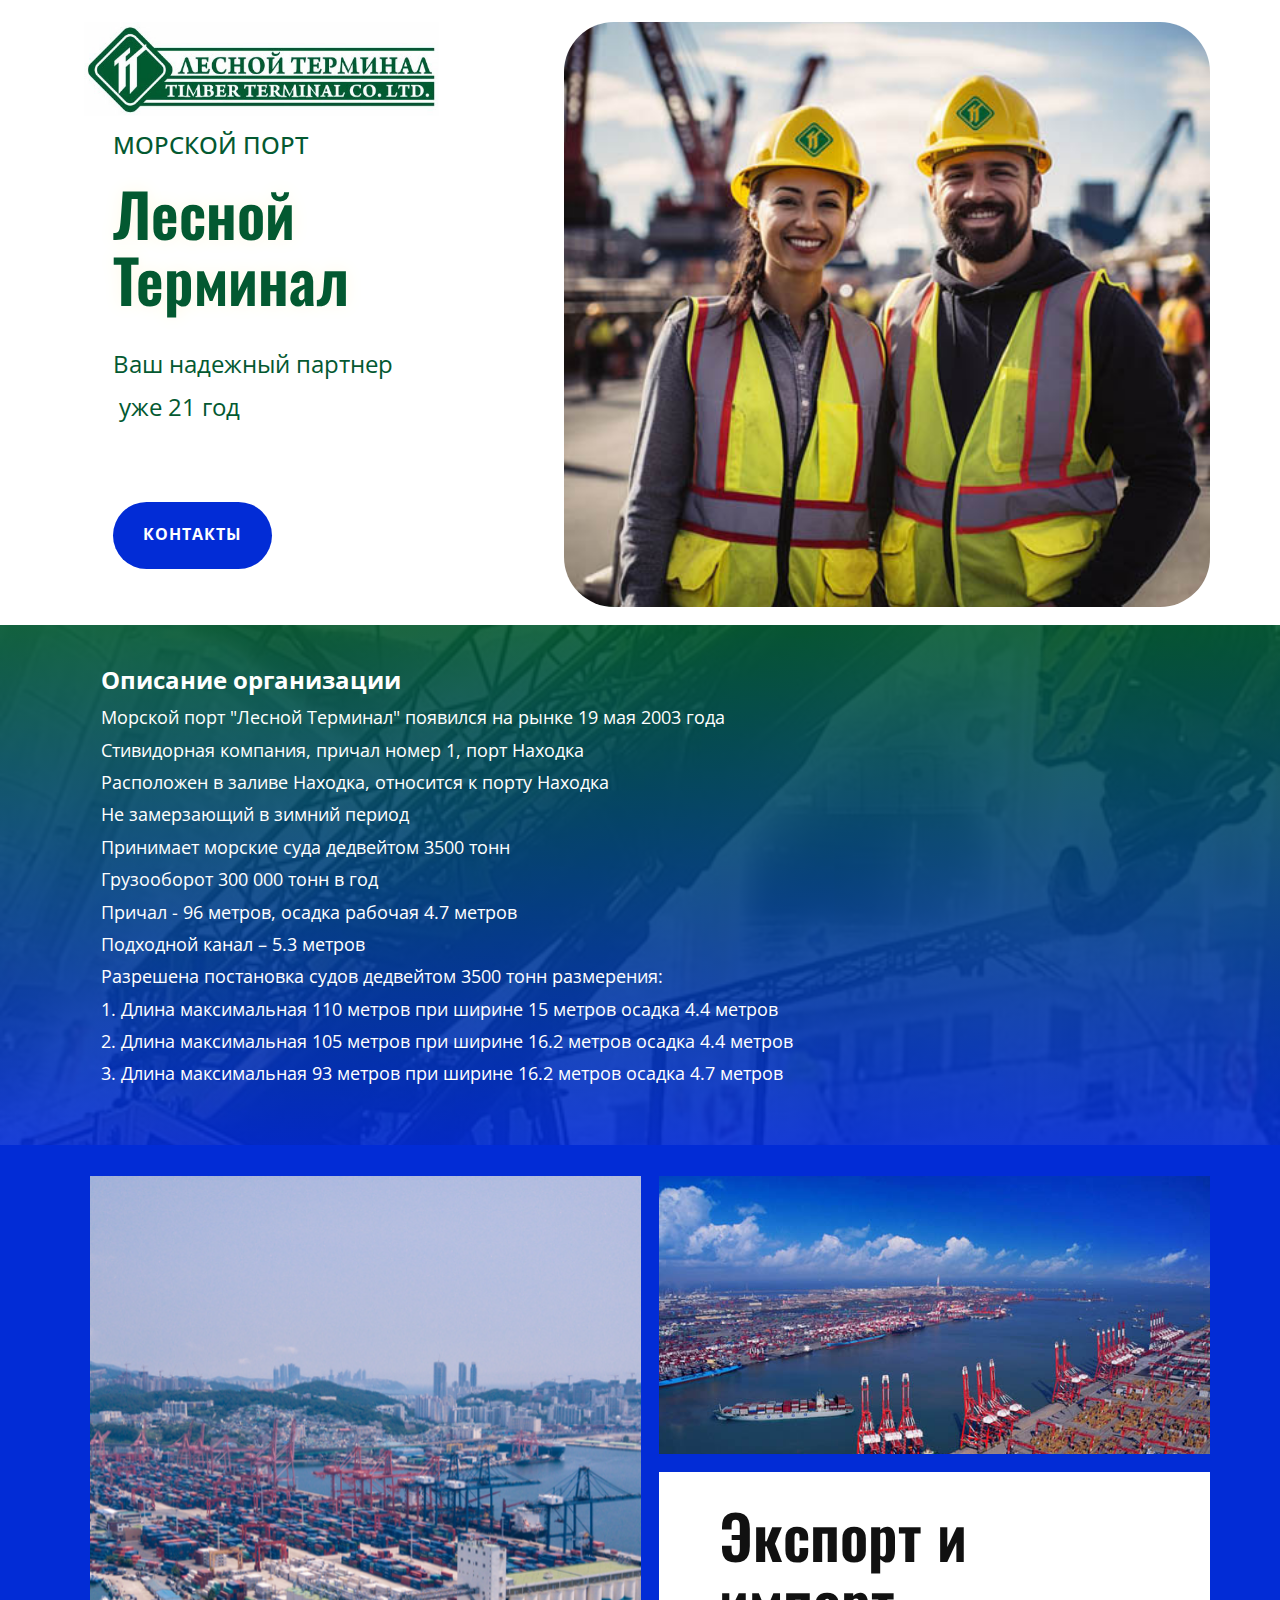
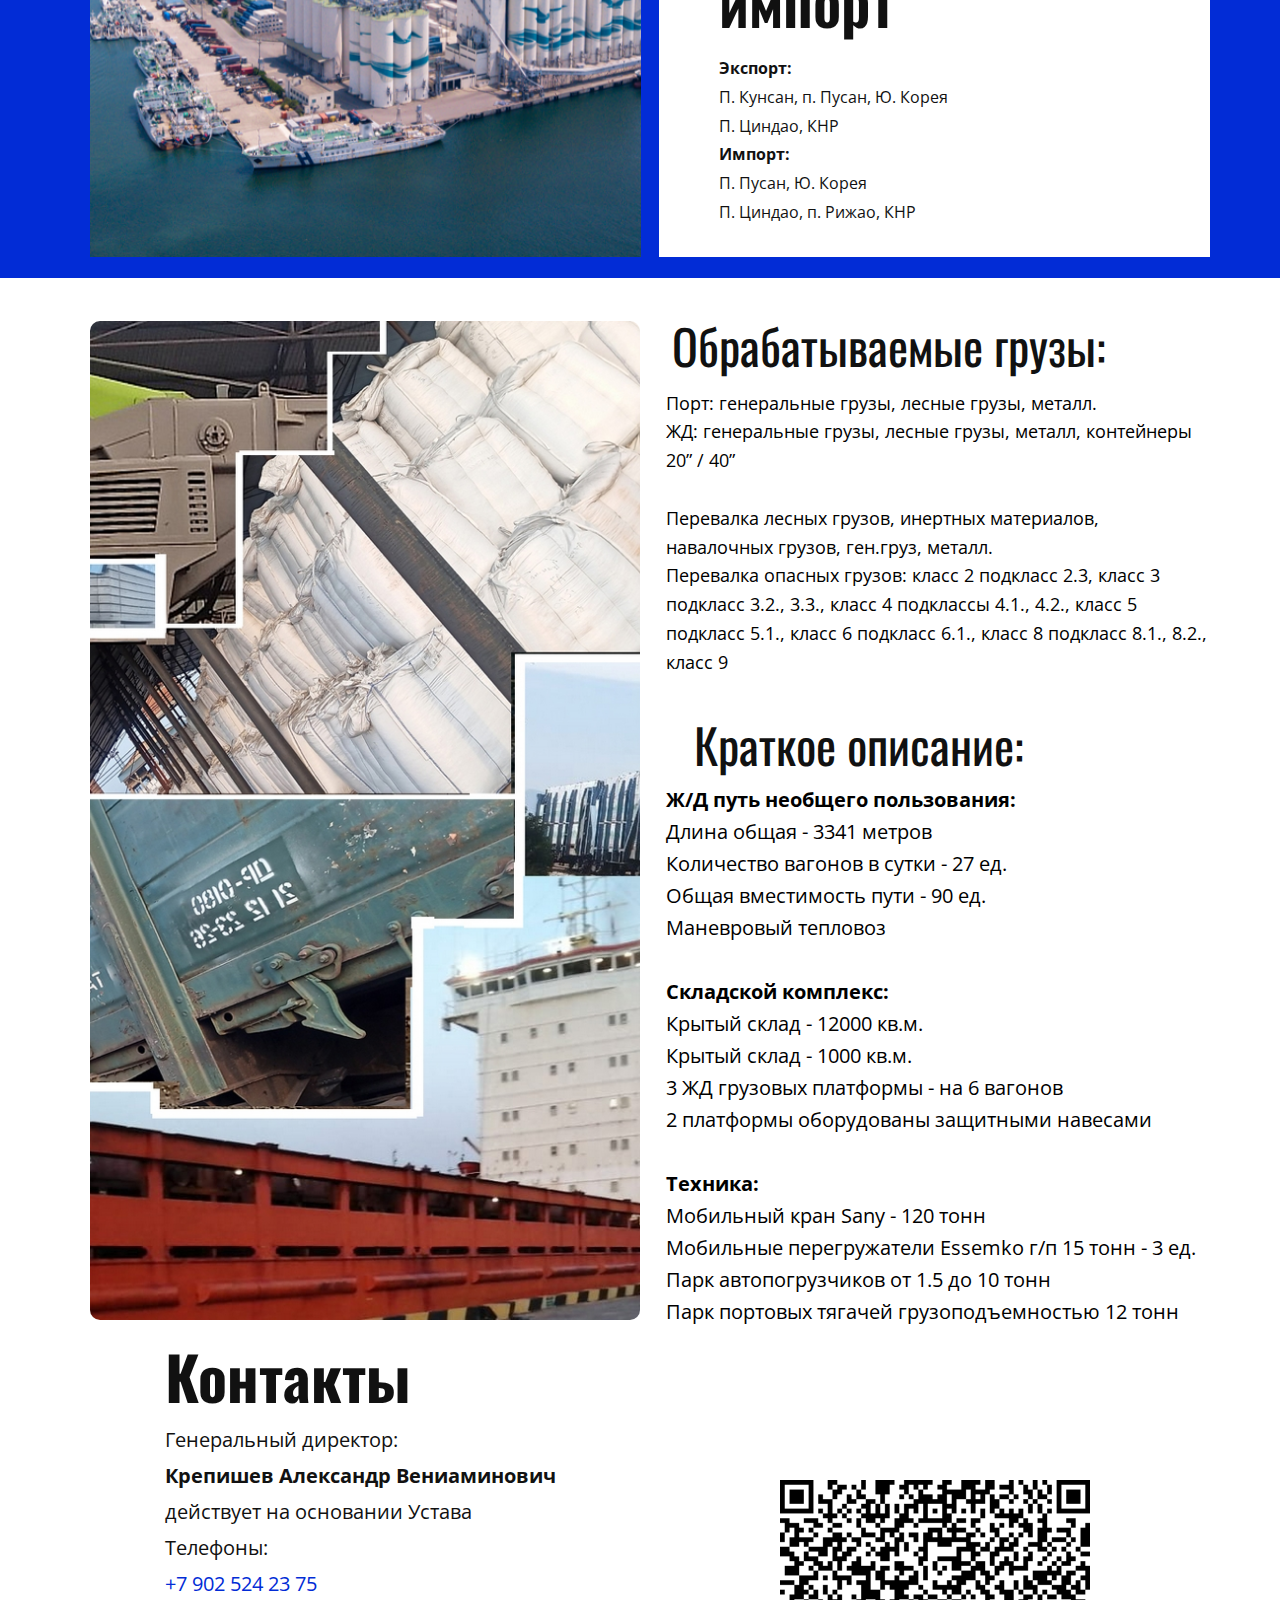
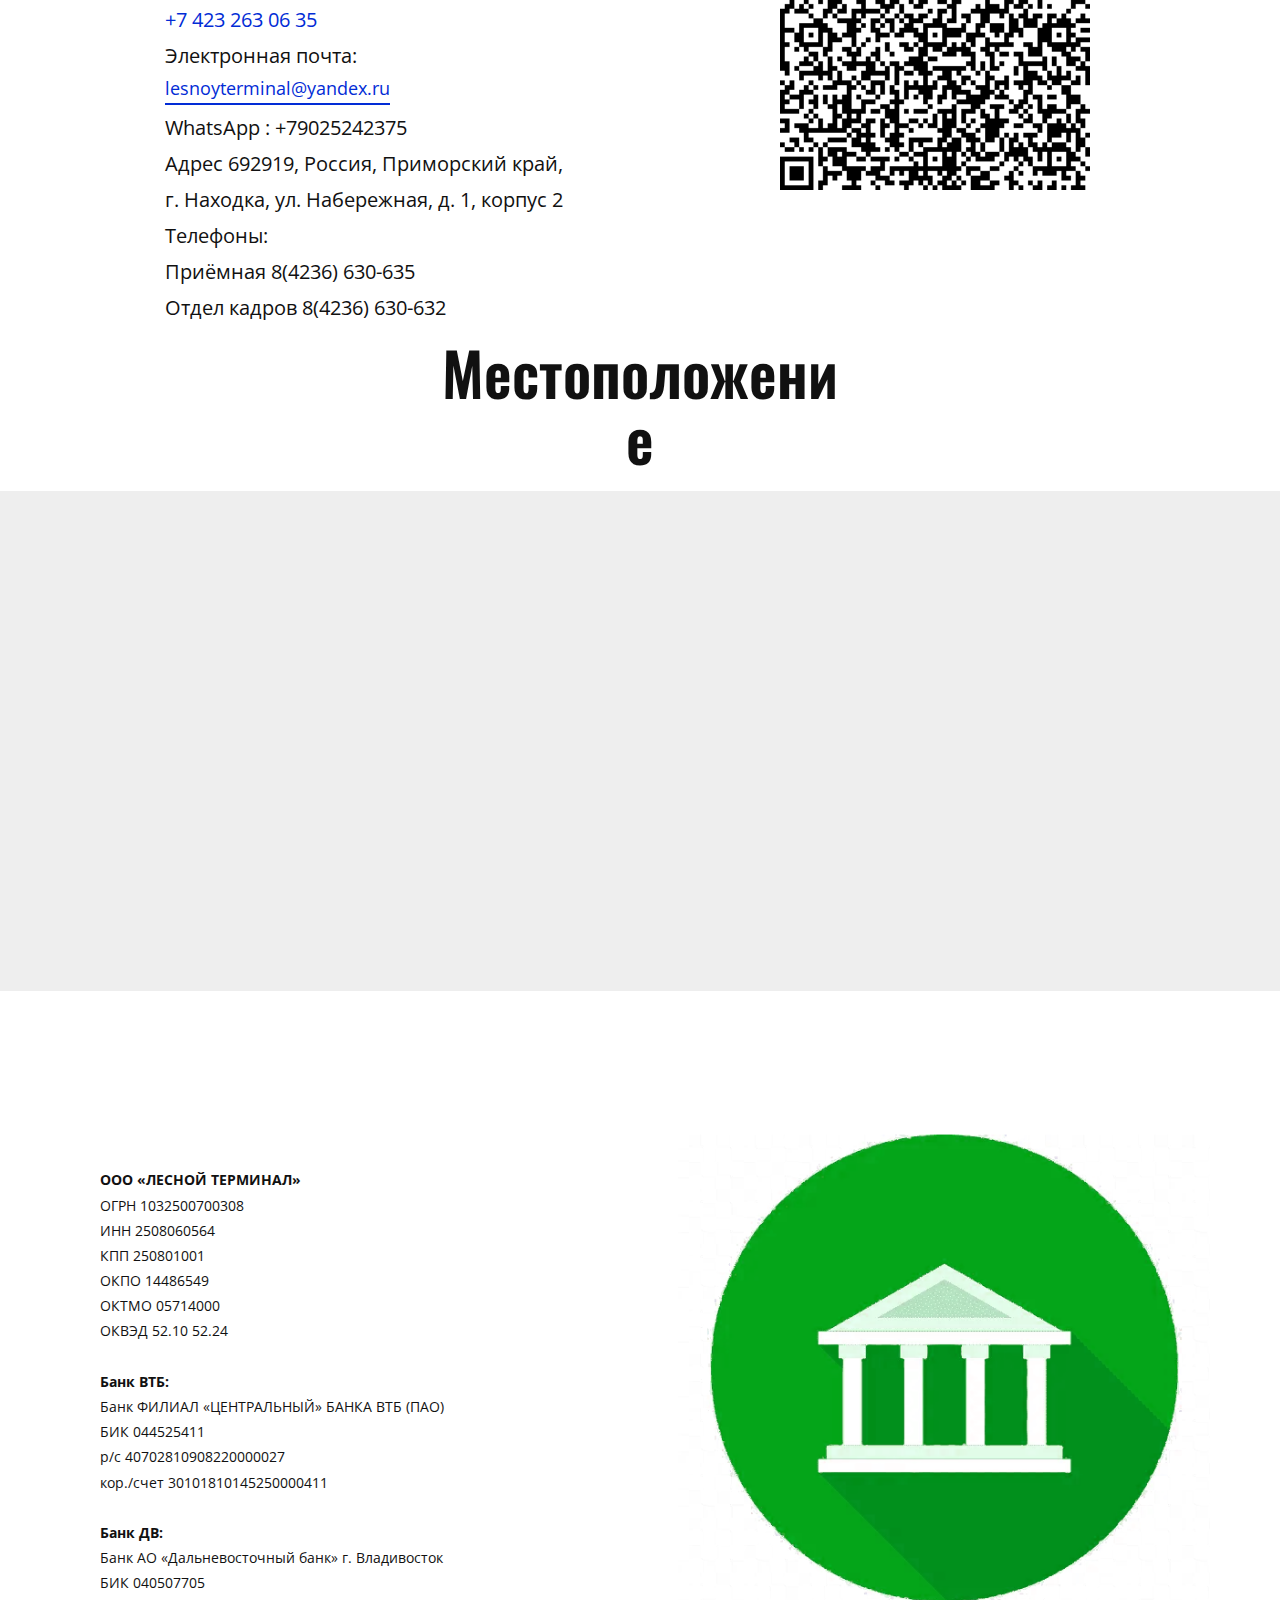
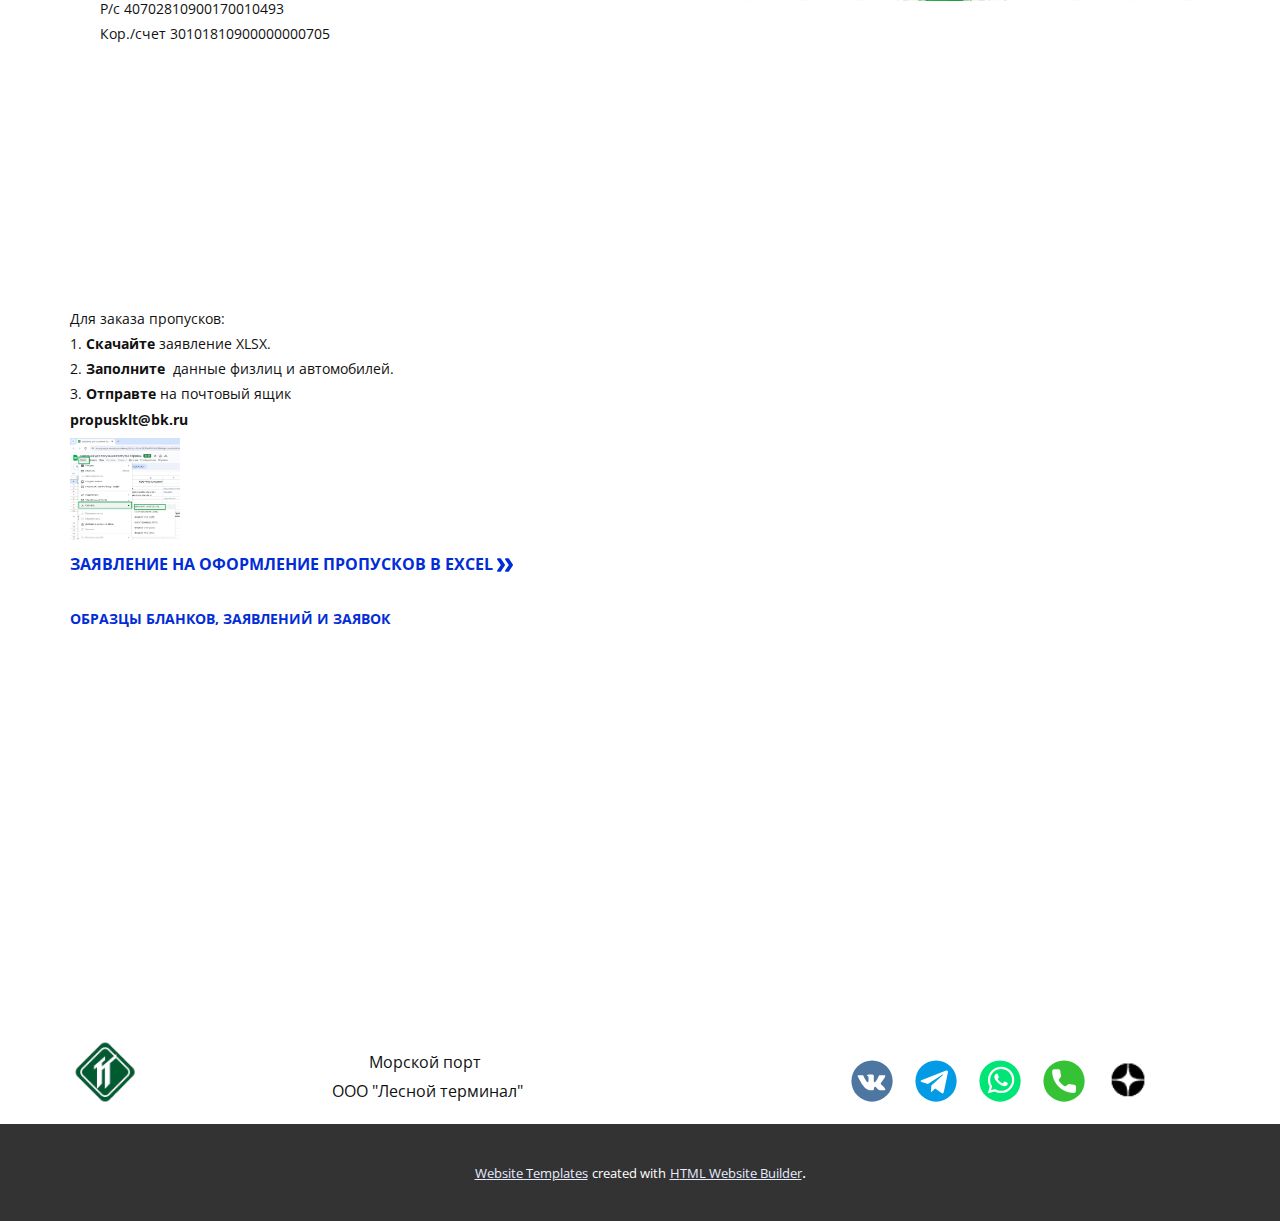
<file: index.html>
<!DOCTYPE html>
<html style="font-size: 16px;" lang="ru-RU"><head>
    <meta name="viewport" content="width=device-width, initial-scale=1.0">
    <meta charset="utf-8">
    <meta name="keywords" content="морской порт лесной терминал стивидорная компания находка импорт экспорт погрузка разгрузка перевалка обработка грузов">
    <meta name="description" content="">
    <title>Главная</title>
    <link rel="stylesheet" href="nicepage.css" media="screen">
<link rel="stylesheet" href="Главная.css" media="screen">
    <script class="u-script" type="text/javascript" src="jquery.js" defer=""></script>
    <script class="u-script" type="text/javascript" src="nicepage.js" defer=""></script>
    <link rel="icon" href="images/favicon.jpg">
    <link id="u-theme-google-font" rel="stylesheet" href="fonts.css">
    
    
    
    
    
    
    
    
    
    
    
    <script type="application/ld+json">{
		"@context": "http://schema.org",
		"@type": "Organization",
		"name": "lesnoyterminal",
		"logo": "/images/logo2.jpg",
		"sameAs": [
				"https://vk.com/timberterminal",
				"https://t.me/timber_terminal",
				"tel:+79025242375",
				"tel:+79025242375",
				"https://sites.google.com/view/timber-terminal"
		]
}</script>
    <meta name="theme-color" content="#022cd6">
    <meta property="og:title" content="Главная">
    <meta property="og:description" content="">
    <meta property="og:type" content="website">
  <meta data-intl-tel-input-cdn-path="intlTelInput/"></head>
  <body data-home-page="Главная.html" data-home-page-title="Главная" data-path-to-root="/" data-include-products="false" class="u-body u-xl-mode" data-lang="ru"><header class="u-clearfix u-header" id="sec-8713" data-animation-name="" data-animation-duration="0" data-animation-delay="0" data-animation-direction=""><div class="u-clearfix u-sheet u-valign-middle-lg u-valign-middle-md u-valign-middle-sm u-valign-middle-xs u-sheet-1">
        <div class="data-layout-selected u-clearfix u-expanded-width u-gutter-0 u-layout-custom-xs u-layout-wrap u-layout-wrap-1">
          <div class="u-layout">
            <div class="u-layout-row">
              <div class="u-align-left u-container-style u-layout-cell u-left-cell u-size-26 u-layout-cell-1">
                <div class="u-container-layout u-valign-top u-container-layout-1">
                  <a href="#" class="u-image u-logo u-image-1" data-image-width="554" data-image-height="146">
                    <img src="/images/logo2.jpg" class="u-logo-image u-logo-image-1">
                  </a>
                  <p class="u-text u-text-custom-color-1 u-text-1">МОРСКОЙ ПОРТ </p>
                  <h2 class="u-text u-text-custom-color-1 u-text-2">Лесной Терминал </h2>
                  <p class="u-text u-text-custom-color-1 u-text-3"> Ваш надежный партнер<br>&nbsp;уже 21 год
                  </p>
                  <a href="/Главная.html#sec-33ca" class="u-align-left u-border-none u-btn u-btn-round u-button-style u-hover-palette-1-light-1 u-radius u-text-active-white u-btn-1">контакты </a>
                </div>
              </div>
              <div class="u-container-style u-hidden-xs u-image u-image-round u-layout-cell u-radius u-right-cell u-size-34 u-image-2" data-image-width="480" data-image-height="480">
                <div class="u-container-layout u-container-layout-2"></div>
              </div>
            </div>
          </div>
        </div>
      </div></header> 
    <section class="u-clearfix u-image u-palette-1-dark-1 u-shading u-section-1" id="carousel_14cd" data-image-width="540" data-image-height="640">
      <div class="u-clearfix u-sheet u-sheet-1">
        <div class="data-layout-selected u-clearfix u-expanded-width-lg u-expanded-width-md u-expanded-width-sm u-expanded-width-xs u-gutter-10 u-layout-custom-xs u-layout-wrap u-layout-wrap-1">
          <div class="u-gutter-0 u-layout">
            <div class="u-layout-row">
              <div class="u-align-left u-container-style u-layout-cell u-size-60 u-layout-cell-1">
                <div class="u-container-layout u-container-layout-1">
                  <p class="u-align-left u-text u-text-body-alt-color u-text-1">
                    <span style="font-size: 1.5rem;"><b>Описание организации</b>
                    </span>
                    <br>Морской порт "Лесной Терминал" появился на рынке 19 мая 2003 года<br>Стивидорная компания, причал номер 1, порт Находка<br>Расположен в заливе Находка, относится к порту Находка<br>Не замерзающий в зимний период<br>Принимает морские суда дедвейтом 3500 тонн<br>Грузооборот 300 000 тонн в год<br>Причал - 96 метров, осадка рабочая 4.7 метров<br>Подходной канал – 5.3 метров<br>Разрешена постановка судов де​двейтом 3500 тонн размерения:<br>1. Длина максимальная 110 метров при ширине 15 метров осадка 4.4 метров<br>2. Длина максимальная 105 метров при ширине 16.2 метров осадка 4.4 метров<br>3. Длина максимальная 93 метров при ширине 16.2 метров осадка 4.7 метров 
                  </p>
                </div>
              </div>
            </div>
          </div>
        </div>
      </div>
    </section>
    <section class="u-clearfix u-palette-1-dark-1 u-section-2" id="sec-cba5">
      <div class="u-clearfix u-sheet u-sheet-1">
        <div class="data-layout-selected u-clearfix u-expanded-width-md u-expanded-width-sm u-expanded-width-xs u-gutter-18 u-layout-wrap u-palette-1-dark-1 u-layout-wrap-1">
          <div class="u-gutter-0 u-layout">
            <div class="u-layout-row">
              <div class="u-size-30 u-size-60-md">
                <div class="u-layout-row">
                  <div class="u-align-left u-container-style u-hidden-xs u-image u-layout-cell u-left-cell u-size-60 u-image-1" src="" data-image-width="948" data-image-height="640">
                    <div class="u-container-layout u-valign-middle u-container-layout-1" src=""></div>
                  </div>
                </div>
              </div>
              <div class="u-size-30 u-size-60-md">
                <div class="u-layout-col">
                  <div class="u-align-left u-container-style u-image u-layout-cell u-right-cell u-size-40 u-image-2" data-image-width="640" data-image-height="351">
                    <div class="u-container-layout u-valign-middle u-container-layout-2" src=""></div>
                  </div>
                  <div class="u-align-left u-container-align-left-lg u-container-align-left-md u-container-align-left-xl u-container-style u-layout-cell u-right-cell u-size-20 u-white u-layout-cell-3" src="">
                    <div class="u-container-layout u-valign-top-xl u-container-layout-3">
                      <h2 class="u-align-center-sm u-align-center-xs u-align-left-lg u-align-left-md u-align-left-xl u-text u-text-default-lg u-text-default-md u-text-default-sm u-text-default-xl u-text-1"> Экспорт и импорт</h2>
                      <p class="u-align-left u-text u-text-2"><b>Экспорт:</b>
                        <br>П. Кунсан, п. Пусан, Ю. Корея<br>П. Циндао, КНР<br><b>Импорт:</b>
                        <br>П. Пусан, Ю. Корея<br>П. Циндао, п. Рижао, КНР
                      </p>
                    </div>
                  </div>
                </div>
              </div>
            </div>
          </div>
        </div>
      </div>
    </section>
    <section class="u-align-center u-clearfix u-image u-shading u-section-3" id="sec-96f3" data-image-width="2048" data-image-height="1080">
      <div class="u-clearfix u-sheet u-sheet-1">
        <h1 class="u-align-center u-text u-text-body-color u-title u-text-1"> Обрабатываемые грузы:</h1>
        <img class="u-expanded-width-xs u-image u-image-round u-radius u-image-1" src="/images/ww.jpg" alt="" data-image-width="2048" data-image-height="1080">
        <p class="u-align-left u-large-text u-text u-text-black u-text-variant u-text-2"> Порт: генеральные грузы, лесные грузы, металл.<br>ЖД: генеральные грузы, лесные грузы, металл, контейнеры 20” / 40”<br>
          <br>Перевалка лесных грузов, инертных материалов, навалочных грузов, ген.груз, металл.<br>Перевалка опасных грузов: класс 2 подкласс 2.3, класс 3 подкласс 3.2., 3.3., класс 4 подклассы 4.1., 4.2., класс 5 подкласс 5.1., класс 6 подкласс 6.1., класс 8 подкласс 8.1., 8.2., класс 9
        </p>
        <h1 class="u-align-center u-text u-text-body-color u-title u-text-3"> Краткое описание:</h1>
        <p class="u-align-left u-large-text u-text u-text-black u-text-variant u-text-4"><b>Ж/Д путь необщего пользования:</b>
          <br>Длина общая - 3341 метров<br>Количество вагонов в сутки - 27 ед.<br>Общая вместимость пути - 90 ед.<br>Маневровый тепловоз<br>
          <br><b>Складской комплекс:</b>
          <br>Крытый склад - 12000 кв.м.<br>Крытый склад - 1000 кв.м.<br>3 ЖД грузовых платформы - на 6 вагонов<br>2 платформы оборудованы защитными навесами<br>
          <br><b>Техника:</b>
          <br>Мобильный кран Sany - 120 тонн<br>Мобильные перегружатели Essemko г/п 15 тонн - 3 ед.<br>Парк автопогрузчиков от 1.5 до 10 тонн<br>Парк портовых тягачей грузоподъемностью 12 тонн
        </p>
      </div>
    </section>
    <section class="u-clearfix u-container-align-center-lg u-container-align-center-md u-container-align-center-sm u-container-align-center-xl u-section-4" id="sec-33ca">
      <div class="u-clearfix u-sheet u-sheet-1">
        <div class="data-layout-selected u-clearfix u-expanded-width u-gutter-0 u-layout-wrap u-layout-wrap-1">
          <div class="u-layout" style="">
            <div class="u-layout-row" style="">
              <div class="u-align-center u-container-style u-layout-cell u-left-cell u-size-1 u-size-xs-60 u-layout-cell-1" src="">
                <div class="u-container-layout u-container-layout-1" src=""></div>
              </div>
              <div class="u-align-center u-container-style u-layout-cell u-right-cell u-size-59 u-size-xs-60 u-white u-layout-cell-2" src="">
                <div class="u-container-layout u-container-layout-2">
                  <h2 class="u-align-left u-text u-text-default-lg u-text-default-xl u-text-1"><b style="">Контакты</b>
                  </h2>
                  <p class="u-align-left u-text u-text-default-sm u-text-default-xs u-text-2">Генеральный директор:<br>
                    <span style="font-weight: 700;">Крепишев Александр Вениаминович</span>
                    <br>действует на основании Устава<br>Телефоны:<br>
                    <a href="tel:+79025242375" class="u-active-none u-border-none u-btn u-button-style u-hover-none u-none u-text-palette-1-base u-btn-1">+7 902 524 23 75</a>
                    <br>
                    <a href="tel:+74232630635" class="u-active-none u-border-none u-btn u-button-style u-hover-none u-none u-text-palette-1-base u-btn-2">+7 423 263 06 35</a>
                    <br>Электронная почта:&nbsp;<br>
                    <br>WhatsApp : +79025242375<br>Адрес 692919, Россия, Приморский край,<br>г. Находка, ул. Набережная, д. 1, корпус 2<br>Телефоны:<br>Приёмная 8(4236) 630-635<br>Отдел кадров 8(4236) 630-632
                  </p>
                  <img class="u-image u-image-default u-image-1" src="/images/barcodeKrepishev2024-03-21.gif" alt="" data-image-width="260" data-image-height="260">
                  <a href="mailto:lesnoyterminal@yandex.ru?subject=%D0%92%D0%BE%D0%BF%D1%80%D0%BE%D1%81" class="u-active-none u-border-2 u-border-active-palette-2-dark-1 u-border-hover-palette-2-base u-border-no-left u-border-no-right u-border-no-top u-border-palette-1-base u-btn u-button-style u-hover-none u-none u-text-hover-palette-2-base u-text-palette-1-base u-btn-3">lesnoyterminal@yandex.ru</a>
                </div>
              </div>
            </div>
          </div>
        </div>
      </div>
    </section>
    <section class="u-clearfix u-section-5" id="sec-fd4b">
      <div class="u-clearfix u-sheet u-valign-middle-xs u-sheet-1">
        <h2 class="u-align-center u-text u-text-1">Местоположение</h2>
      </div>
    </section>
    <section class="u-clearfix u-grey-light-2 u-typography-custom-page-typography-12--Map u-section-6" id="sec-8a7d">
      <div class="u-clearfix u-sheet u-sheet-1">
        <div class="u-absolute-hcenter u-expanded u-grey-light-2 u-map">
          <div class="embed-responsive">
            <iframe class="embed-responsive-item" src="https://www.google.com/maps/embed?pb=!1m13!1m8!1m3!1d2925.751299118766!2d132.911116!3d42.835867!3m2!1i1024!2i768!4f13.1!3m2!1m1!2zNDLCsDUwJzA5LjUiTiAxMzLCsDU0JzQxLjkiRQ!5e0!3m2!1sru!2sus!4v1710830240417!5m2!1sru!2sus" data-map="[base64]"></iframe>
          </div>
        </div>
      </div>
    </section>
    <section class="u-clearfix u-section-7" id="carousel_acc3">
      <div class="u-clearfix u-sheet u-sheet-1">
        <div class="data-layout-selected u-clearfix u-expanded-width u-layout-wrap u-layout-wrap-1">
          <div class="u-layout">
            <div class="u-layout-row">
              <div class="u-container-align-center-sm u-container-align-center-xs u-container-style u-layout-cell u-size-32 u-layout-cell-1">
                <div class="u-container-layout u-container-layout-1">
                  <h2 class="u-align-center-sm u-align-center-xs u-text u-text-default u-text-1" data-animation-name="customAnimationIn" data-animation-duration="2000" data-animation-delay="0"><b>Реквизиты</b>
                  </h2>
                  <p class="u-text u-text-default u-text-2"><b>ООО «ЛЕСНОЙ ТЕРМИНАЛ»</b>
                    <br>ОГРН 1032500700308<br>ИНН 2508060564<br>КПП 250801001<br>ОКПО 14486549<br>ОКТМО 05714000<br>ОКВЭД 52.10 52.24<br>
                    <br><b>Банк ВТБ:</b>
                    <br>Банк ФИЛИАЛ «ЦЕНТРАЛЬНЫЙ» БАНКА ВТБ (ПАО)<br>БИК 044525411<br>р/с 40702810908220000027<br>кор./счет 30101810145250000411<br>
                    <br><b>Банк ДВ:</b>
                    <br>Банк АО «Дальневосточный банк» г. Владивосток<br>БИК 040507705<br>Р/с 40702810900170010493<br>Кор./счет 30101810900000000705<br>
                  </p>
                </div>
              </div>
              <div class="u-container-align-center u-container-style u-image u-image-contain u-layout-cell u-size-28 u-image-1" data-image-width="583" data-image-height="537">
                <div class="u-container-layout u-container-layout-2"></div>
              </div>
            </div>
          </div>
        </div>
      </div>
    </section>
    <section class="u-clearfix u-section-8" id="sec-fb49">
      <div class="u-clearfix u-sheet u-valign-middle-xl u-sheet-1">
        <h2 class="u-align-left u-text u-text-1" data-animation-name="customAnimationIn" data-animation-duration="2000" data-animation-delay="0"><b></b>Бланки и документы 
        </h2>
      </div>
    </section>
    <section class="u-clearfix u-lightbox u-section-9" id="sec-1229">
      <div class="u-clearfix u-sheet u-sheet-1">
        <p class="u-text u-text-1"> Для заказа
пропусков:<br> 1.&nbsp;<b>Скачайте</b> заявление XLSX.&nbsp;<br> 2. <b>Заполните&nbsp;</b> данные физлиц и автомобилей.&nbsp;<br> 3. <b>Отправте</b> на почтовый ящик <b>propusklt@bk.ru</b>
        </p>
        <img class="u-image u-image-default u-image-1" src="/images/how_to_download_zayavka.jpg" alt="" data-image-width="667" data-image-height="618">
        <a href="https://docs.google.com/spreadsheets/d/1vjmK6ncLGU20rWB6lJKeGJBtkdgA-uwd/edit?usp=sharing&amp;ouid=107795807056869049396&amp;rtpof=true&amp;sd=true" class="u-btn u-button-style u-none u-text-hover-palette-2-base u-text-palette-1-base u-btn-1" target="_blank"> Заявление ​на Оформление пропусков в EXCEL&nbsp;<span class="u-icon u-text-palette-1-base"><svg class="u-svg-content" viewBox="0 -32 426.66667 426" style="width: 1em; height: 1em;"><path d="m213.332031 181.667969c0 4.265625-1.277343 8.53125-3.625 11.730469l-106.667969 160c-3.839843 5.761718-10.238281 9.601562-17.707031 9.601562h-64c-11.730469 0-21.332031-9.601562-21.332031-21.332031 0-4.269531 1.28125-8.535157 3.625-11.734375l98.773438-148.265625-98.773438-148.269531c-2.34375-3.199219-3.625-7.464844-3.625-11.730469 0-11.734375 9.601562-21.335938 21.332031-21.335938h64c7.46875 0 13.867188 3.839844 17.707031 9.601563l106.667969 160c2.347657 3.199218 3.625 7.464844 3.625 11.734375zm0 0"></path><path d="m426.667969 181.667969c0 4.265625-1.28125 8.53125-3.628907 11.730469l-106.664062 160c-3.839844 5.761718-10.242188 9.601562-17.707031 9.601562h-64c-11.734375 0-21.335938-9.601562-21.335938-21.332031 0-4.269531 1.28125-8.535157 3.628907-11.734375l98.773437-148.265625-98.773437-148.269531c-2.347657-3.199219-3.628907-7.464844-3.628907-11.730469 0-11.734375 9.601563-21.335938 21.335938-21.335938h64c7.464843 0 13.867187 3.839844 17.707031 9.601563l106.664062 160c2.347657 3.199218 3.628907 7.464844 3.628907 11.734375zm0 0"></path></svg></span>
        </a>
        <a href="https://drive.google.com/drive/folders/12qe4pUMtinQCM6pE7dTr9_aSazw94viV?usp=sharing" class="u-btn u-button-style u-none u-text-hover-palette-2-base u-text-palette-1-base u-btn-2" target="_blank">Образцы бланков, заявлений и заявок </a>
      </div>
    </section>
    
    
    
    <footer class="u-align-center-md u-align-center-sm u-align-center-xs u-clearfix u-footer" id="sec-1ec7"><div class="u-clearfix u-sheet u-sheet-1">
        <a href="http://lesnoyterminal.com" class="u-border-2 u-border-white u-image u-logo u-image-1" data-image-width="150" data-image-height="150" title="1" target="_blank">
          <img src="/images/tt_w.png" class="u-logo-image u-logo-image-1">
        </a>
        <p class="u-align-center-lg u-align-center-md u-align-center-xl u-text u-text-1">Морской порт&nbsp;<br>ООО "Лесной терминал"
        </p>
        <div class="u-align-left u-social-icons u-spacing-22 u-social-icons-1">
          <a class="u-social-url" target="_blank" data-type="VK" title="VK" href="https://vk.com/timberterminal"><span class="u-icon u-social-icon u-social-vk u-icon-1"><svg class="u-svg-link" preserveAspectRatio="xMidYMin slice" viewBox="0 0 112 112" style=""><use xmlns:xlink="http://www.w3.org/1999/xlink" xlink:href="#svg-6cfc"></use></svg><svg class="u-svg-content" viewBox="0 0 112 112" x="0" y="0" id="svg-6cfc"><circle fill="currentColor" class="st0" cx="56.1" cy="56.1" r="55"></circle><path fill="#FFFFFF" d="M88.2,80.7l-9.8,0.1c0,0-2.1,0.4-4.9-1.5c-3.7-2.5-7.2-9.1-9.9-8.2C60.9,72,61,77.9,61,77.9s0,1.3-0.6,1.9
      c-0.7,0.7-2,0.9-2,0.9H54c0,0-9.7,0.6-18.3-8.3c-9.3-9.7-17.6-29-17.6-29s-0.5-1.3,0-1.9c0.6-0.7,2.2-0.7,2.2-0.7l10.5-0.1
      c0,0,1,0.2,1.7,0.7c0.6,0.4,0.9,1.2,0.9,1.2s1.7,4.3,4,8.2c4.4,7.6,6.4,9.3,7.9,8.4c2.2-1.2,1.5-10.7,1.5-10.7s0-3.5-1.1-5
      c-0.9-1.2-2.5-1.5-3.3-1.6c-0.6-0.1,0.4-1.5,1.6-2.1c1.9-0.9,5.2-1,9.2-0.9c3.1,0,4,0.2,5.2,0.5c3.6,0.9,2.4,4.3,2.4,12.4
      c0,2.6-0.5,6.3,1.4,7.5c0.8,0.5,2.8,0.1,7.7-8.3c2.3-4,4.1-8.6,4.1-8.6s0.4-0.8,1-1.2s1.4-0.3,1.4-0.3l11.1-0.1c0,0,3.3-0.4,3.9,1.1
      c0.6,1.6-1.2,5.3-5.8,11.3c-7.4,9.9-8.3,9-2.1,14.7c5.9,5.5,7.1,8.1,7.3,8.5C93.4,80.4,88.2,80.7,88.2,80.7z"></path></svg></span>
          </a>
          <a class="u-social-url" target="_blank" data-type="Telegram" title="Telegram" href="https://t.me/timber_terminal"><span class="u-icon u-social-icon u-social-telegram u-icon-2"><svg class="u-svg-link" preserveAspectRatio="xMidYMin slice" viewBox="0 0 112 112" style=""><use xmlns:xlink="http://www.w3.org/1999/xlink" xlink:href="#svg-2644"></use></svg><svg class="u-svg-content" viewBox="0 0 112 112" x="0" y="0" id="svg-2644"><circle fill="currentColor" cx="56.1" cy="56.1" r="55"></circle><path fill="#FFFFFF" d="M18.4,53.2l64.7-24.9c3-1.1,5.6,0.7,4.7,5.3l0,0l-11,51.8c-0.8,3.7-3,4.6-6.1,2.8L53.9,75.8l-8.1,7.8
	c-0.9,0.9-1.7,1.6-3.4,1.6l1.2-17l31.1-28c1.4-1.2-0.3-1.9-2.1-0.7L34.2,63.7l-16.6-5.2C14,57.4,14,54.9,18.4,53.2L18.4,53.2z"></path></svg></span>
          </a>
          <a class="u-social-url" target="_blank" data-type="Whatsapp" title="Whatsapp" href="tel:+79025242375"><span class="u-icon u-social-icon u-social-whatsapp u-icon-3"><svg class="u-svg-link" preserveAspectRatio="xMidYMin slice" viewBox="0 0 112 112" style=""><use xmlns:xlink="http://www.w3.org/1999/xlink" xlink:href="#svg-4399"></use></svg><svg class="u-svg-content" viewBox="0 0 112 112" x="0" y="0" id="svg-4399"><circle fill="currentColor" cx="56.1" cy="56.1" r="55"></circle><path fill="#FFFFFF" d="M83.8,28.3C77.2,21.7,68.4,18,59,18c-19.3,0-35.1,15.7-35.1,35.1c0,6.2,1.6,12.2,4.7,17.5l-5,18.2L42.2,84
	c5.1,2.8,10.9,4.3,16.8,4.3h0l0,0c19.3,0,35.1-15.7,35.1-35.1C94.1,43.8,90.5,35,83.8,28.3 M59,82.3L59,82.3
	c-5.2,0-10.4-1.4-14.9-4.1l-1.1-0.6l-11,2.9L35,69.8l-0.7-1.1c-2.9-4.6-4.5-10-4.5-15.5C29.8,37,42.9,24,59,24
	c7.8,0,15.1,3,20.6,8.6c5.5,5.5,8.5,12.8,8.5,20.6C88.2,69.2,75.1,82.3,59,82.3 M75,60.5c-0.9-0.4-5.2-2.6-6-2.9
	c-0.8-0.3-1.4-0.4-2,0.4s-2.3,2.9-2.8,3.4c-0.5,0.6-1,0.7-1.9,0.2c-0.9-0.4-3.7-1.4-7.1-4.4c-2.6-2.3-4.4-5.2-4.9-6.1
	c-0.5-0.9-0.1-1.4,0.4-1.8c0.4-0.4,0.9-1,1.3-1.5c0.4-0.5,0.6-0.9,0.9-1.5c0.3-0.6,0.1-1.1-0.1-1.5c-0.2-0.4-2-4.8-2.7-6.5
	c-0.7-1.7-1.4-1.5-2-1.5c-0.5,0-1.1,0-1.7,0c-0.6,0-1.5,0.2-2.3,1.1c-0.8,0.9-3.1,3-3.1,7.3c0,4.3,3.1,8.5,3.6,9.1
	c0.4,0.6,6.2,9.4,15,13.2c2.1,0.9,3.7,1.4,5,1.8c2.1,0.7,4,0.6,5.5,0.3c1.7-0.3,5.2-2.1,5.9-4.2c0.7-2,0.7-3.8,0.5-4.2
	C76.5,61.1,75.9,60.9,75,60.5"></path></svg></span>
          </a>
          <a class="u-social-url" target="_blank" data-type="Phone" title="Phone" href="tel:+79025242375"><span class="u-icon u-social-icon u-social-phone u-icon-4"><svg class="u-svg-link" preserveAspectRatio="xMidYMin slice" viewBox="0 0 112 112" style=""><use xmlns:xlink="http://www.w3.org/1999/xlink" xlink:href="#svg-7787"></use></svg><svg class="u-svg-content" viewBox="0 0 112 112" x="0" y="0" id="svg-7787"><circle fill="currentColor" cx="56.1" cy="56.1" r="55"></circle><path fill="#FFFFFF" d="M82.7,66c-3.9,0-7.7-0.6-11.3-1.8c-1.8-0.6-4,0-5,1.1l-7.1,5.4c-8.3-4.4-13.4-9.5-17.7-17.7l5.2-7
	c1.4-1.4,1.8-3.3,1.3-5.2c-1.2-3.6-1.8-7.5-1.8-11.3c0-2.8-2.3-5.1-5.1-5.1H29.5c-2.8,0-5.1,2.3-5.1,5.1c0,32.2,26.2,58.4,58.4,58.4
	c2.8,0,5.1-2.3,5.1-5.1V71.1C87.8,68.3,85.6,66,82.7,66z"></path></svg></span>
          </a>
          <a class="u-social-url" target="_blank" data-type="Facebook" title="Google" href="https://sites.google.com/view/timber-terminal"><span class="u-file-icon u-icon u-social-facebook u-social-icon u-icon-5"><img src="/images/dzen.png" alt=""></span>
          </a>
        </div>
      </div></footer>
    <section class="u-backlink u-clearfix u-grey-80">
      <a class="u-link" href="https://nicepage.com/website-templates" target="_blank">
        <span>Website Templates</span>
      </a>
      <p class="u-text">
        <span>created with</span>
      </p>
      <a class="u-link" href="https://nicepage.com/html-website-builder" target="_blank">
        <span>HTML Website Builder</span>
      </a>. 
    </section>
  
</body></html>
</file>
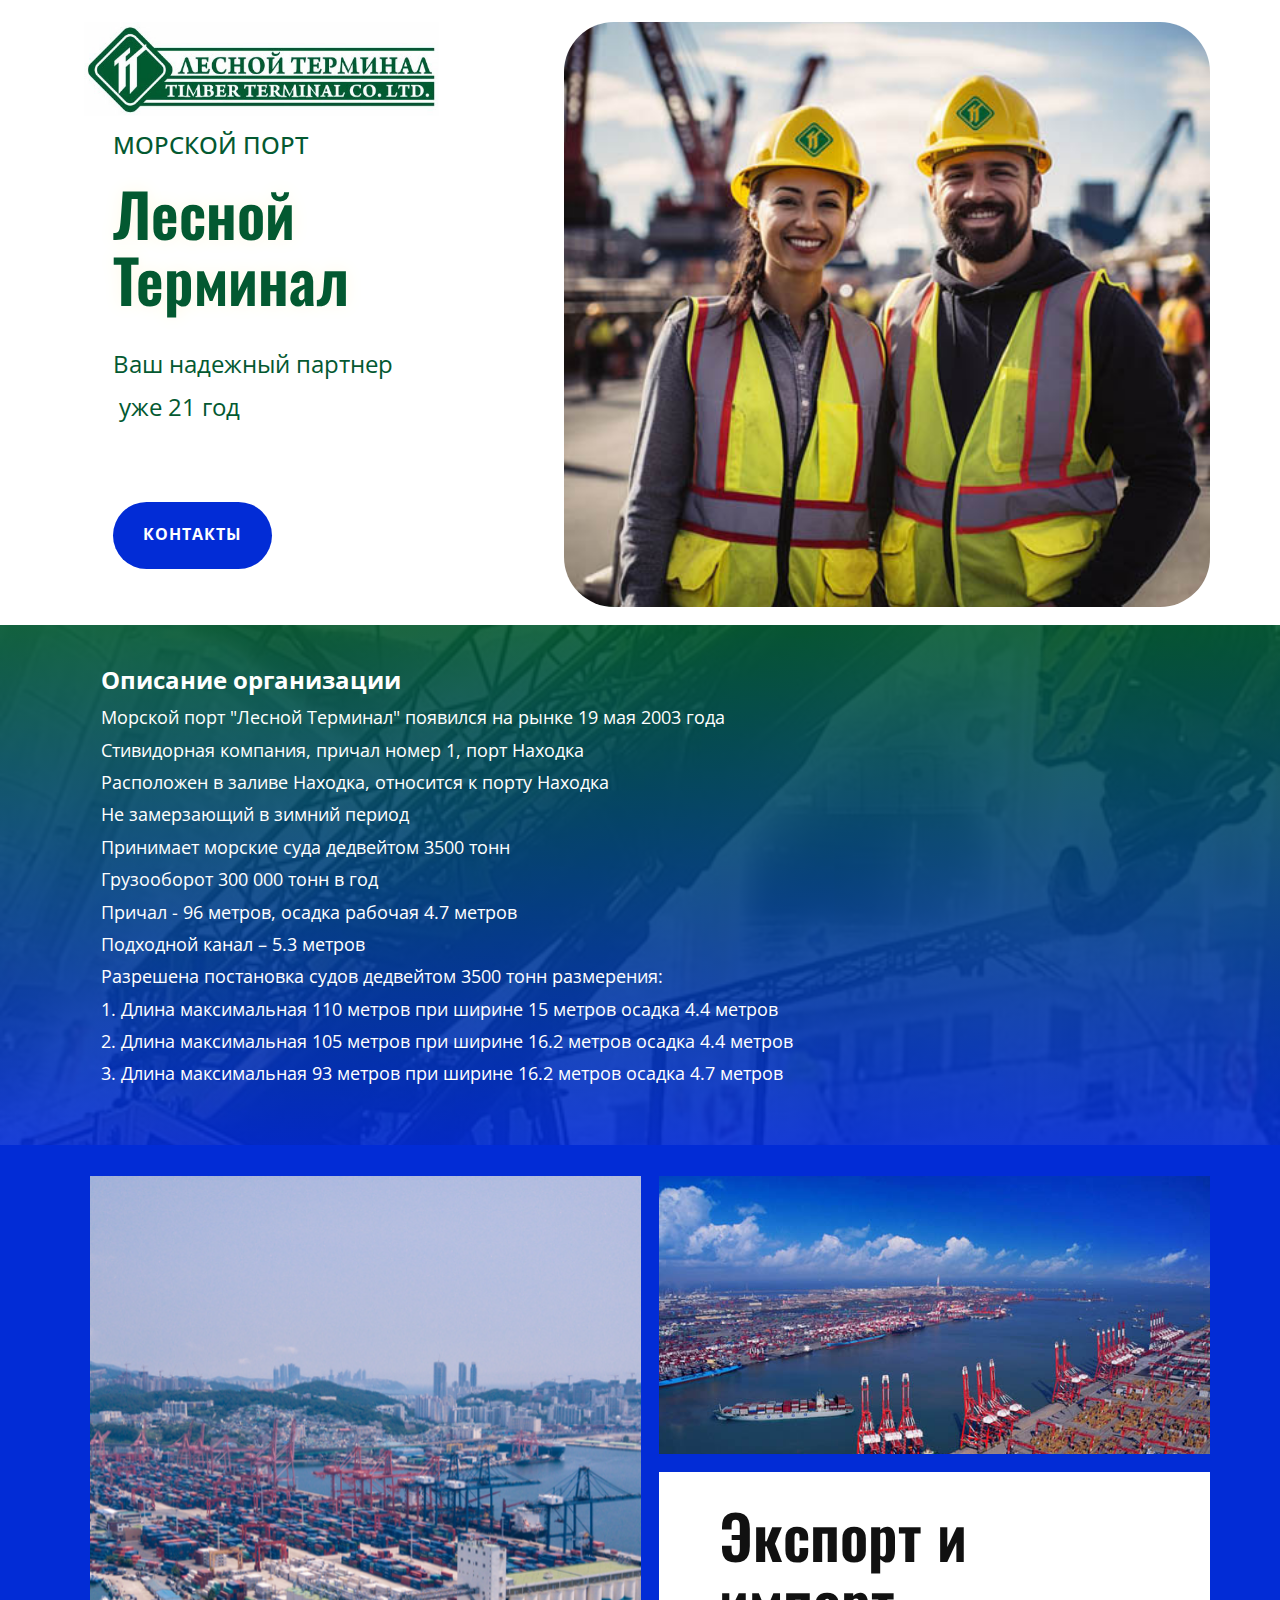
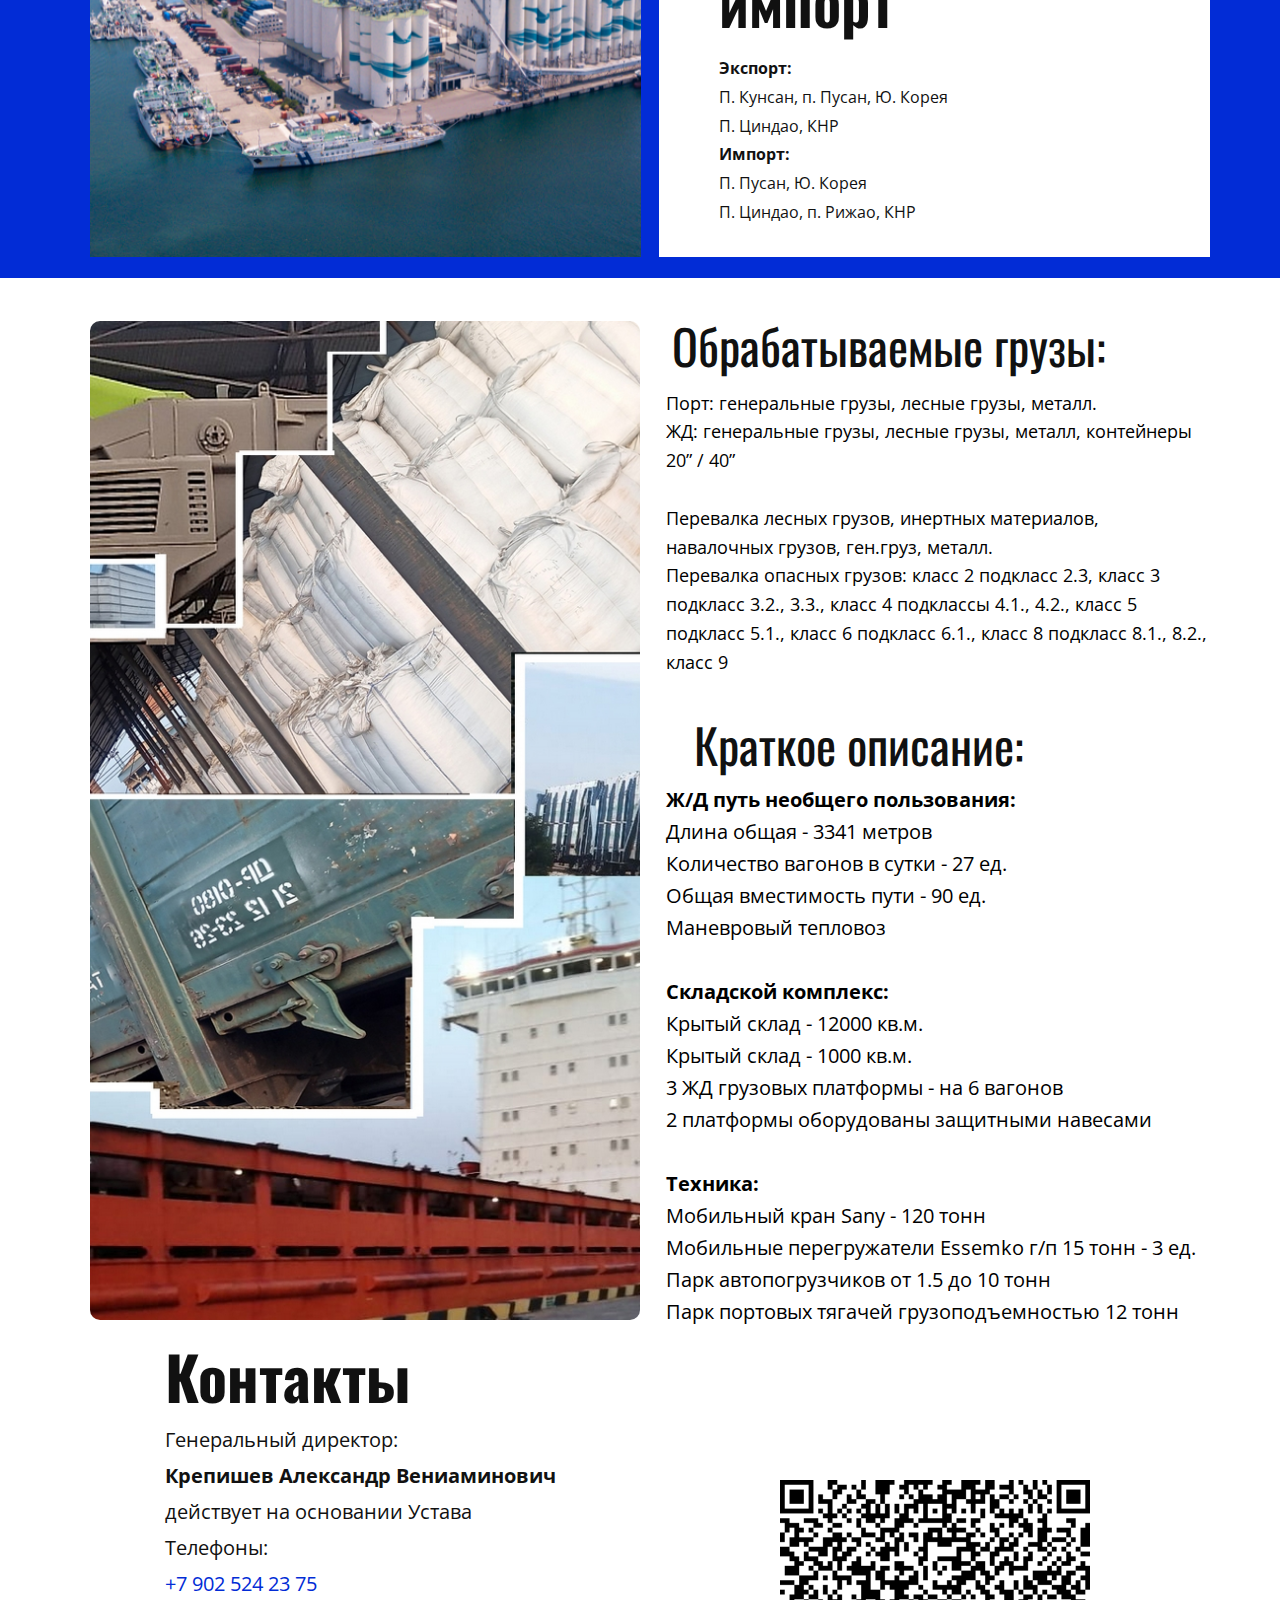
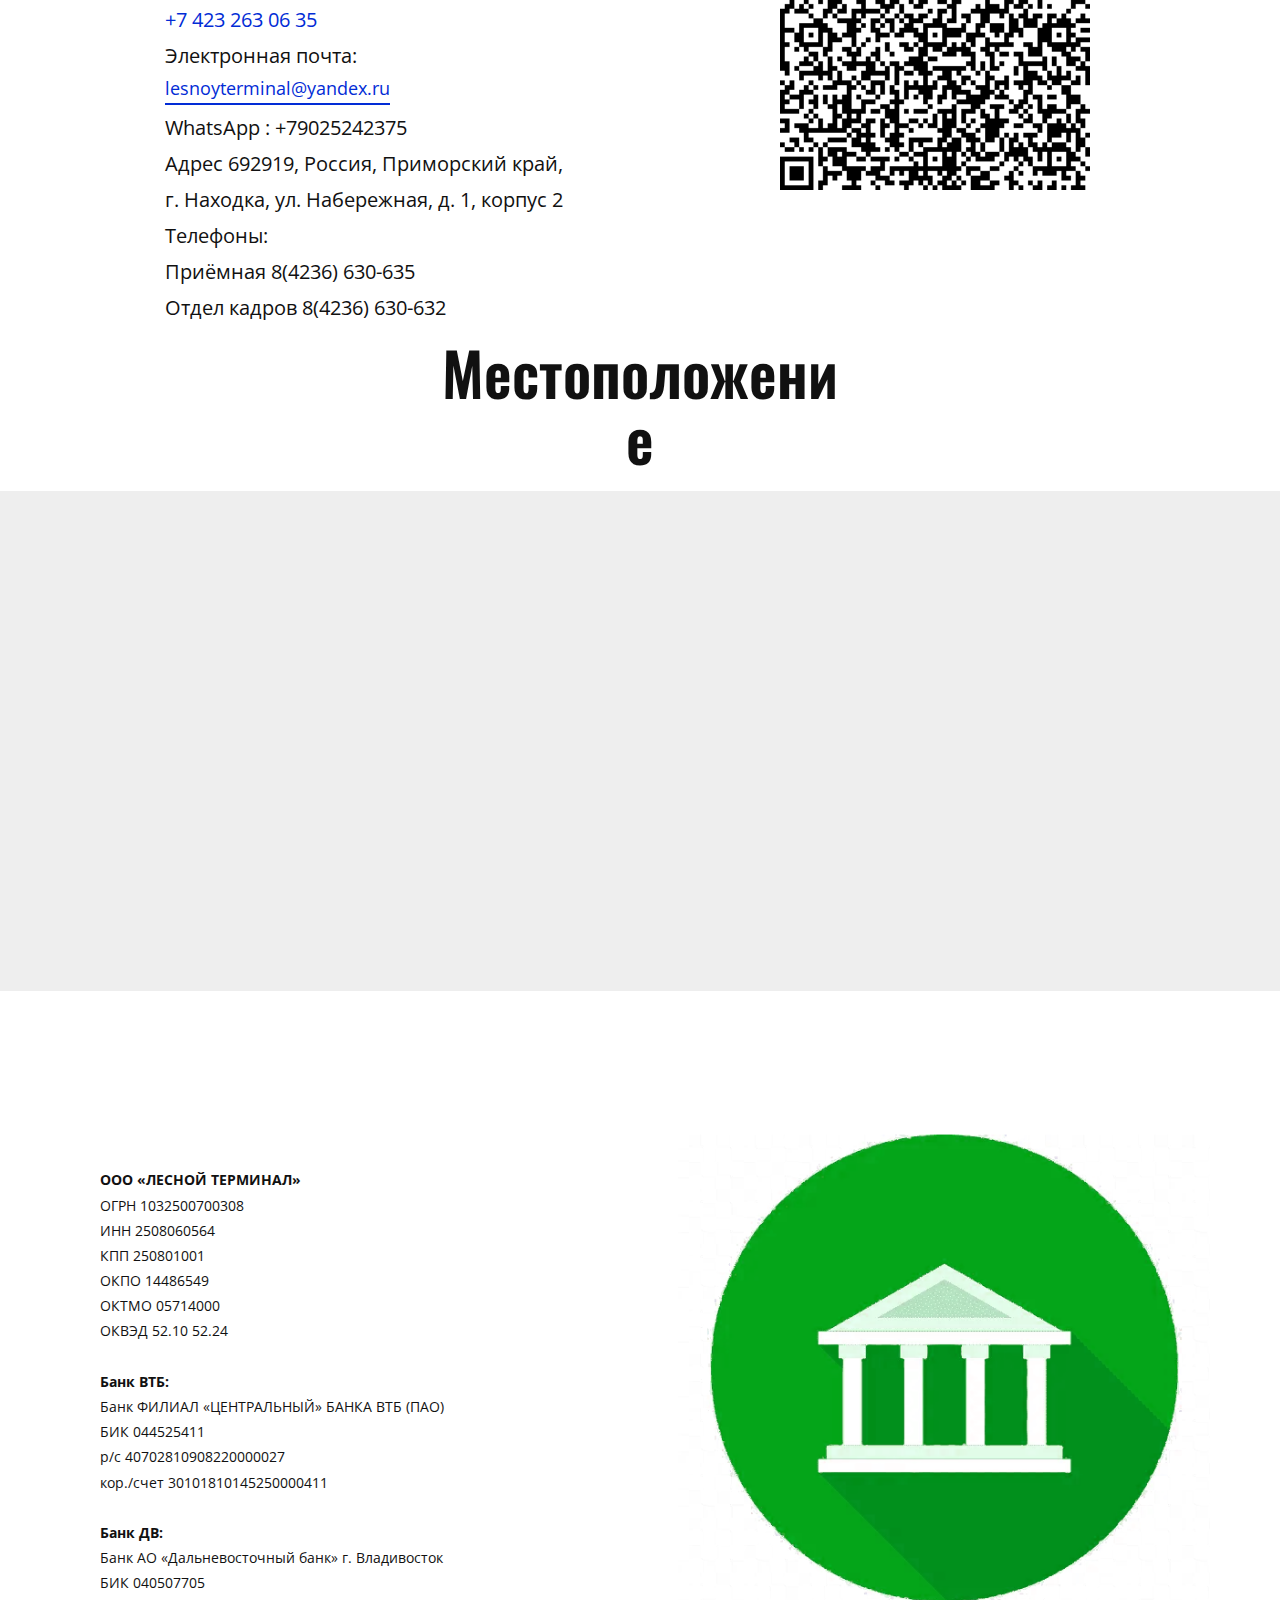
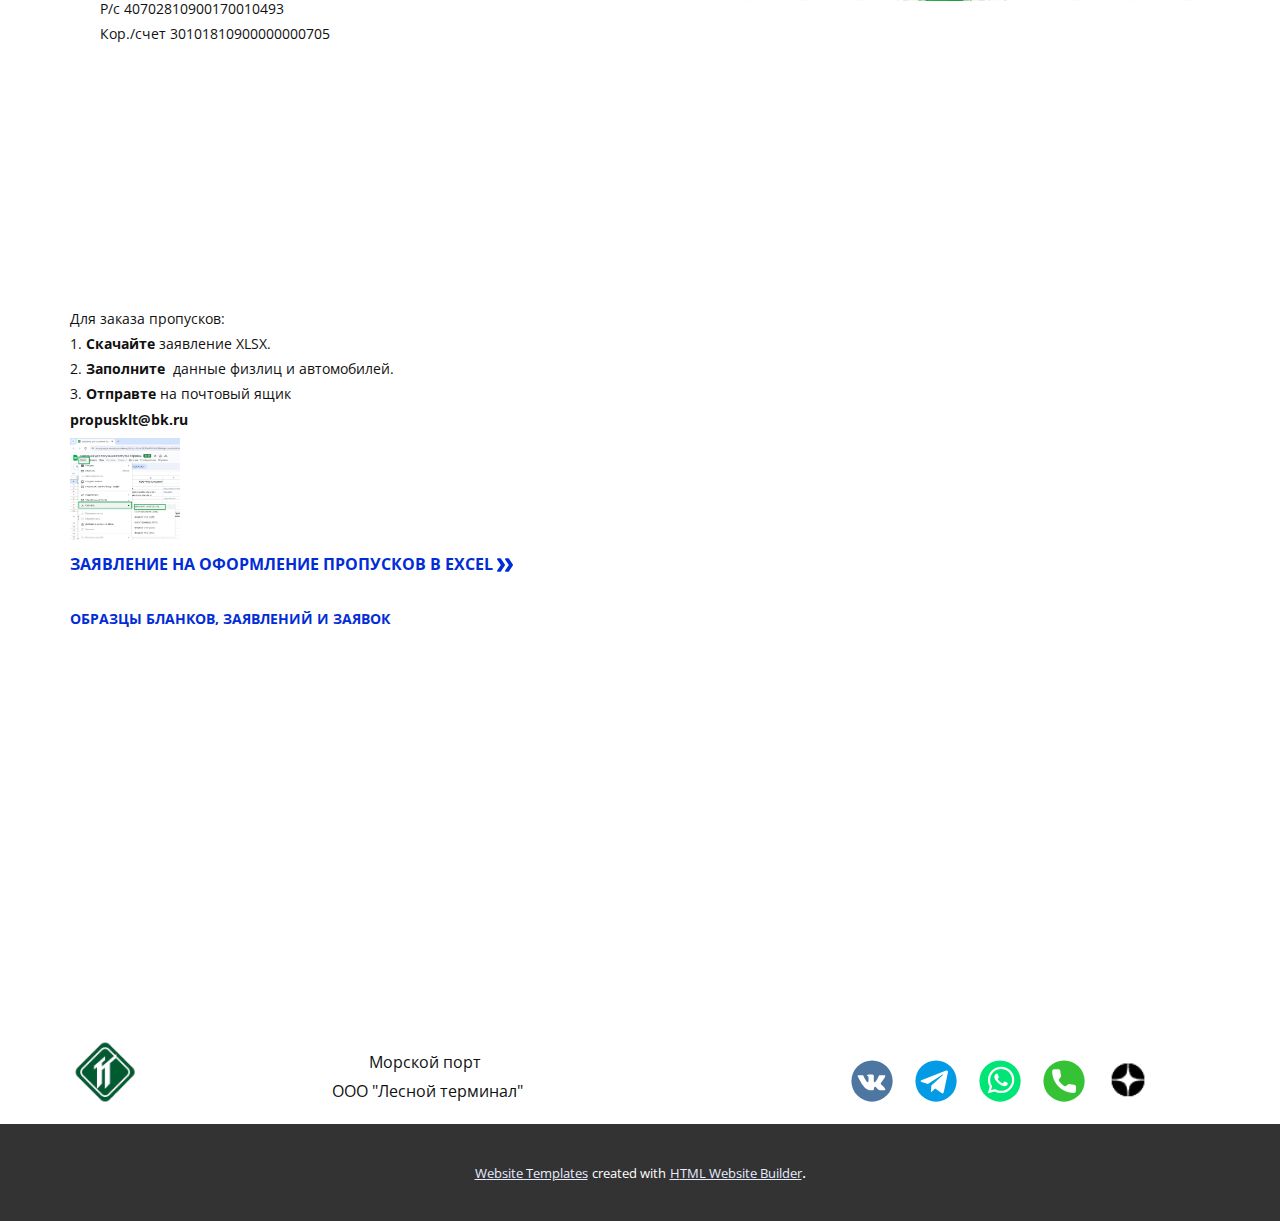
<file: Главная.html>
<!DOCTYPE html>
<html style="font-size: 16px;" lang="ru-RU"><head>
    <meta name="viewport" content="width=device-width, initial-scale=1.0">
    <meta charset="utf-8">
    <meta name="keywords" content="морской порт лесной терминал стивидорная компания находка импорт экспорт погрузка разгрузка перевалка обработка грузов">
    <meta name="description" content="">
    <title>Главная</title>
    <link rel="stylesheet" href="nicepage.css" media="screen">
<link rel="stylesheet" href="Главная.css" media="screen">
    <script class="u-script" type="text/javascript" src="jquery.js" defer=""></script>
    <script class="u-script" type="text/javascript" src="nicepage.js" defer=""></script>
    <link rel="icon" href="images/favicon.jpg">
    <link id="u-theme-google-font" rel="stylesheet" href="fonts.css">
    
    
    
    
    
    
    
    
    
    
    
    <script type="application/ld+json">{
		"@context": "http://schema.org",
		"@type": "Organization",
		"name": "lesnoyterminal",
		"logo": "/images/logo2.jpg",
		"sameAs": [
				"https://vk.com/timberterminal",
				"https://t.me/timber_terminal",
				"tel:+79025242375",
				"tel:+79025242375",
				"https://sites.google.com/view/timber-terminal"
		]
}</script>
    <meta name="theme-color" content="#022cd6">
    <meta property="og:title" content="Главная">
    <meta property="og:description" content="">
    <meta property="og:type" content="website">
  <meta data-intl-tel-input-cdn-path="intlTelInput/"></head>
  <body data-path-to-root="/" data-include-products="false" class="u-body u-xl-mode" data-lang="ru"><header class="u-clearfix u-header" id="sec-8713" data-animation-name="" data-animation-duration="0" data-animation-delay="0" data-animation-direction=""><div class="u-clearfix u-sheet u-valign-middle-lg u-valign-middle-md u-valign-middle-sm u-valign-middle-xs u-sheet-1">
        <div class="data-layout-selected u-clearfix u-expanded-width u-gutter-0 u-layout-custom-xs u-layout-wrap u-layout-wrap-1">
          <div class="u-layout">
            <div class="u-layout-row">
              <div class="u-align-left u-container-style u-layout-cell u-left-cell u-size-26 u-layout-cell-1">
                <div class="u-container-layout u-valign-top u-container-layout-1">
                  <a href="#" class="u-image u-logo u-image-1" data-image-width="554" data-image-height="146">
                    <img src="/images/logo2.jpg" class="u-logo-image u-logo-image-1">
                  </a>
                  <p class="u-text u-text-custom-color-1 u-text-1">МОРСКОЙ ПОРТ </p>
                  <h2 class="u-text u-text-custom-color-1 u-text-2">Лесной Терминал </h2>
                  <p class="u-text u-text-custom-color-1 u-text-3"> Ваш надежный партнер<br>&nbsp;уже 21 год
                  </p>
                  <a href="/Главная.html#sec-33ca" class="u-align-left u-border-none u-btn u-btn-round u-button-style u-hover-palette-1-light-1 u-radius u-text-active-white u-btn-1">контакты </a>
                </div>
              </div>
              <div class="u-container-style u-hidden-xs u-image u-image-round u-layout-cell u-radius u-right-cell u-size-34 u-image-2" data-image-width="480" data-image-height="480">
                <div class="u-container-layout u-container-layout-2"></div>
              </div>
            </div>
          </div>
        </div>
      </div></header> 
    <section class="u-clearfix u-image u-palette-1-dark-1 u-shading u-section-1" id="carousel_14cd" data-image-width="540" data-image-height="640">
      <div class="u-clearfix u-sheet u-sheet-1">
        <div class="data-layout-selected u-clearfix u-expanded-width-lg u-expanded-width-md u-expanded-width-sm u-expanded-width-xs u-gutter-10 u-layout-custom-xs u-layout-wrap u-layout-wrap-1">
          <div class="u-gutter-0 u-layout">
            <div class="u-layout-row">
              <div class="u-align-left u-container-style u-layout-cell u-size-60 u-layout-cell-1">
                <div class="u-container-layout u-container-layout-1">
                  <p class="u-align-left u-text u-text-body-alt-color u-text-1">
                    <span style="font-size: 1.5rem;"><b>Описание организации</b>
                    </span>
                    <br>Морской порт "Лесной Терминал" появился на рынке 19 мая 2003 года<br>Стивидорная компания, причал номер 1, порт Находка<br>Расположен в заливе Находка, относится к порту Находка<br>Не замерзающий в зимний период<br>Принимает морские суда дедвейтом 3500 тонн<br>Грузооборот 300 000 тонн в год<br>Причал - 96 метров, осадка рабочая 4.7 метров<br>Подходной канал – 5.3 метров<br>Разрешена постановка судов де​двейтом 3500 тонн размерения:<br>1. Длина максимальная 110 метров при ширине 15 метров осадка 4.4 метров<br>2. Длина максимальная 105 метров при ширине 16.2 метров осадка 4.4 метров<br>3. Длина максимальная 93 метров при ширине 16.2 метров осадка 4.7 метров 
                  </p>
                </div>
              </div>
            </div>
          </div>
        </div>
      </div>
    </section>
    <section class="u-clearfix u-palette-1-dark-1 u-section-2" id="sec-cba5">
      <div class="u-clearfix u-sheet u-sheet-1">
        <div class="data-layout-selected u-clearfix u-expanded-width-md u-expanded-width-sm u-expanded-width-xs u-gutter-18 u-layout-wrap u-palette-1-dark-1 u-layout-wrap-1">
          <div class="u-gutter-0 u-layout">
            <div class="u-layout-row">
              <div class="u-size-30 u-size-60-md">
                <div class="u-layout-row">
                  <div class="u-align-left u-container-style u-hidden-xs u-image u-layout-cell u-left-cell u-size-60 u-image-1" src="" data-image-width="948" data-image-height="640">
                    <div class="u-container-layout u-valign-middle u-container-layout-1" src=""></div>
                  </div>
                </div>
              </div>
              <div class="u-size-30 u-size-60-md">
                <div class="u-layout-col">
                  <div class="u-align-left u-container-style u-image u-layout-cell u-right-cell u-size-40 u-image-2" data-image-width="640" data-image-height="351">
                    <div class="u-container-layout u-valign-middle u-container-layout-2" src=""></div>
                  </div>
                  <div class="u-align-left u-container-align-left-lg u-container-align-left-md u-container-align-left-xl u-container-style u-layout-cell u-right-cell u-size-20 u-white u-layout-cell-3" src="">
                    <div class="u-container-layout u-valign-top-xl u-container-layout-3">
                      <h2 class="u-align-center-sm u-align-center-xs u-align-left-lg u-align-left-md u-align-left-xl u-text u-text-default-lg u-text-default-md u-text-default-sm u-text-default-xl u-text-1"> Экспорт и импорт</h2>
                      <p class="u-align-left u-text u-text-2"><b>Экспорт:</b>
                        <br>П. Кунсан, п. Пусан, Ю. Корея<br>П. Циндао, КНР<br><b>Импорт:</b>
                        <br>П. Пусан, Ю. Корея<br>П. Циндао, п. Рижао, КНР
                      </p>
                    </div>
                  </div>
                </div>
              </div>
            </div>
          </div>
        </div>
      </div>
    </section>
    <section class="u-align-center u-clearfix u-image u-shading u-section-3" id="sec-96f3" data-image-width="2048" data-image-height="1080">
      <div class="u-clearfix u-sheet u-sheet-1">
        <h1 class="u-align-center u-text u-text-body-color u-title u-text-1"> Обрабатываемые грузы:</h1>
        <img class="u-expanded-width-xs u-image u-image-round u-radius u-image-1" src="/images/ww.jpg" alt="" data-image-width="2048" data-image-height="1080">
        <p class="u-align-left u-large-text u-text u-text-black u-text-variant u-text-2"> Порт: генеральные грузы, лесные грузы, металл.<br>ЖД: генеральные грузы, лесные грузы, металл, контейнеры 20” / 40”<br>
          <br>Перевалка лесных грузов, инертных материалов, навалочных грузов, ген.груз, металл.<br>Перевалка опасных грузов: класс 2 подкласс 2.3, класс 3 подкласс 3.2., 3.3., класс 4 подклассы 4.1., 4.2., класс 5 подкласс 5.1., класс 6 подкласс 6.1., класс 8 подкласс 8.1., 8.2., класс 9
        </p>
        <h1 class="u-align-center u-text u-text-body-color u-title u-text-3"> Краткое описание:</h1>
        <p class="u-align-left u-large-text u-text u-text-black u-text-variant u-text-4"><b>Ж/Д путь необщего пользования:</b>
          <br>Длина общая - 3341 метров<br>Количество вагонов в сутки - 27 ед.<br>Общая вместимость пути - 90 ед.<br>Маневровый тепловоз<br>
          <br><b>Складской комплекс:</b>
          <br>Крытый склад - 12000 кв.м.<br>Крытый склад - 1000 кв.м.<br>3 ЖД грузовых платформы - на 6 вагонов<br>2 платформы оборудованы защитными навесами<br>
          <br><b>Техника:</b>
          <br>Мобильный кран Sany - 120 тонн<br>Мобильные перегружатели Essemko г/п 15 тонн - 3 ед.<br>Парк автопогрузчиков от 1.5 до 10 тонн<br>Парк портовых тягачей грузоподъемностью 12 тонн
        </p>
      </div>
    </section>
    <section class="u-clearfix u-container-align-center-lg u-container-align-center-md u-container-align-center-sm u-container-align-center-xl u-section-4" id="sec-33ca">
      <div class="u-clearfix u-sheet u-sheet-1">
        <div class="data-layout-selected u-clearfix u-expanded-width u-gutter-0 u-layout-wrap u-layout-wrap-1">
          <div class="u-layout" style="">
            <div class="u-layout-row" style="">
              <div class="u-align-center u-container-style u-layout-cell u-left-cell u-size-1 u-size-xs-60 u-layout-cell-1" src="">
                <div class="u-container-layout u-container-layout-1" src=""></div>
              </div>
              <div class="u-align-center u-container-style u-layout-cell u-right-cell u-size-59 u-size-xs-60 u-white u-layout-cell-2" src="">
                <div class="u-container-layout u-container-layout-2">
                  <h2 class="u-align-left u-text u-text-default-lg u-text-default-xl u-text-1"><b style="">Контакты</b>
                  </h2>
                  <p class="u-align-left u-text u-text-default-sm u-text-default-xs u-text-2">Генеральный директор:<br>
                    <span style="font-weight: 700;">Крепишев Александр Вениаминович</span>
                    <br>действует на основании Устава<br>Телефоны:<br>
                    <a href="tel:+79025242375" class="u-active-none u-border-none u-btn u-button-style u-hover-none u-none u-text-palette-1-base u-btn-1">+7 902 524 23 75</a>
                    <br>
                    <a href="tel:+74232630635" class="u-active-none u-border-none u-btn u-button-style u-hover-none u-none u-text-palette-1-base u-btn-2">+7 423 263 06 35</a>
                    <br>Электронная почта:&nbsp;<br>
                    <br>WhatsApp : +79025242375<br>Адрес 692919, Россия, Приморский край,<br>г. Находка, ул. Набережная, д. 1, корпус 2<br>Телефоны:<br>Приёмная 8(4236) 630-635<br>Отдел кадров 8(4236) 630-632
                  </p>
                  <img class="u-image u-image-default u-image-1" src="/images/barcodeKrepishev2024-03-21.gif" alt="" data-image-width="260" data-image-height="260">
                  <a href="mailto:lesnoyterminal@yandex.ru?subject=%D0%92%D0%BE%D0%BF%D1%80%D0%BE%D1%81" class="u-active-none u-border-2 u-border-active-palette-2-dark-1 u-border-hover-palette-2-base u-border-no-left u-border-no-right u-border-no-top u-border-palette-1-base u-btn u-button-style u-hover-none u-none u-text-hover-palette-2-base u-text-palette-1-base u-btn-3">lesnoyterminal@yandex.ru</a>
                </div>
              </div>
            </div>
          </div>
        </div>
      </div>
    </section>
    <section class="u-clearfix u-section-5" id="sec-fd4b">
      <div class="u-clearfix u-sheet u-valign-middle-xs u-sheet-1">
        <h2 class="u-align-center u-text u-text-1">Местоположение</h2>
      </div>
    </section>
    <section class="u-clearfix u-grey-light-2 u-typography-custom-page-typography-12--Map u-section-6" id="sec-8a7d">
      <div class="u-clearfix u-sheet u-sheet-1">
        <div class="u-absolute-hcenter u-expanded u-grey-light-2 u-map">
          <div class="embed-responsive">
            <iframe class="embed-responsive-item" src="https://www.google.com/maps/embed?pb=!1m13!1m8!1m3!1d2925.751299118766!2d132.911116!3d42.835867!3m2!1i1024!2i768!4f13.1!3m2!1m1!2zNDLCsDUwJzA5LjUiTiAxMzLCsDU0JzQxLjkiRQ!5e0!3m2!1sru!2sus!4v1710830240417!5m2!1sru!2sus" data-map="[base64]"></iframe>
          </div>
        </div>
      </div>
    </section>
    <section class="u-clearfix u-section-7" id="carousel_acc3">
      <div class="u-clearfix u-sheet u-sheet-1">
        <div class="data-layout-selected u-clearfix u-expanded-width u-layout-wrap u-layout-wrap-1">
          <div class="u-layout">
            <div class="u-layout-row">
              <div class="u-container-align-center-sm u-container-align-center-xs u-container-style u-layout-cell u-size-32 u-layout-cell-1">
                <div class="u-container-layout u-container-layout-1">
                  <h2 class="u-align-center-sm u-align-center-xs u-text u-text-default u-text-1" data-animation-name="customAnimationIn" data-animation-duration="2000" data-animation-delay="0"><b>Реквизиты</b>
                  </h2>
                  <p class="u-text u-text-default u-text-2"><b>ООО «ЛЕСНОЙ ТЕРМИНАЛ»</b>
                    <br>ОГРН 1032500700308<br>ИНН 2508060564<br>КПП 250801001<br>ОКПО 14486549<br>ОКТМО 05714000<br>ОКВЭД 52.10 52.24<br>
                    <br><b>Банк ВТБ:</b>
                    <br>Банк ФИЛИАЛ «ЦЕНТРАЛЬНЫЙ» БАНКА ВТБ (ПАО)<br>БИК 044525411<br>р/с 40702810908220000027<br>кор./счет 30101810145250000411<br>
                    <br><b>Банк ДВ:</b>
                    <br>Банк АО «Дальневосточный банк» г. Владивосток<br>БИК 040507705<br>Р/с 40702810900170010493<br>Кор./счет 30101810900000000705<br>
                  </p>
                </div>
              </div>
              <div class="u-container-align-center u-container-style u-image u-image-contain u-layout-cell u-size-28 u-image-1" data-image-width="583" data-image-height="537">
                <div class="u-container-layout u-container-layout-2"></div>
              </div>
            </div>
          </div>
        </div>
      </div>
    </section>
    <section class="u-clearfix u-section-8" id="sec-fb49">
      <div class="u-clearfix u-sheet u-valign-middle-xl u-sheet-1">
        <h2 class="u-align-left u-text u-text-1" data-animation-name="customAnimationIn" data-animation-duration="2000" data-animation-delay="0"><b></b>Бланки и документы 
        </h2>
      </div>
    </section>
    <section class="u-clearfix u-lightbox u-section-9" id="sec-1229">
      <div class="u-clearfix u-sheet u-sheet-1">
        <p class="u-text u-text-1"> Для заказа
пропусков:<br> 1.&nbsp;<b>Скачайте</b> заявление XLSX.&nbsp;<br> 2. <b>Заполните&nbsp;</b> данные физлиц и автомобилей.&nbsp;<br> 3. <b>Отправте</b> на почтовый ящик <b>propusklt@bk.ru</b>
        </p>
        <img class="u-image u-image-default u-image-1" src="/images/how_to_download_zayavka.jpg" alt="" data-image-width="667" data-image-height="618">
        <a href="https://docs.google.com/spreadsheets/d/1vjmK6ncLGU20rWB6lJKeGJBtkdgA-uwd/edit?usp=sharing&amp;ouid=107795807056869049396&amp;rtpof=true&amp;sd=true" class="u-btn u-button-style u-none u-text-hover-palette-2-base u-text-palette-1-base u-btn-1" target="_blank"> Заявление ​на Оформление пропусков в EXCEL&nbsp;<span class="u-icon u-text-palette-1-base"><svg class="u-svg-content" viewBox="0 -32 426.66667 426" style="width: 1em; height: 1em;"><path d="m213.332031 181.667969c0 4.265625-1.277343 8.53125-3.625 11.730469l-106.667969 160c-3.839843 5.761718-10.238281 9.601562-17.707031 9.601562h-64c-11.730469 0-21.332031-9.601562-21.332031-21.332031 0-4.269531 1.28125-8.535157 3.625-11.734375l98.773438-148.265625-98.773438-148.269531c-2.34375-3.199219-3.625-7.464844-3.625-11.730469 0-11.734375 9.601562-21.335938 21.332031-21.335938h64c7.46875 0 13.867188 3.839844 17.707031 9.601563l106.667969 160c2.347657 3.199218 3.625 7.464844 3.625 11.734375zm0 0"></path><path d="m426.667969 181.667969c0 4.265625-1.28125 8.53125-3.628907 11.730469l-106.664062 160c-3.839844 5.761718-10.242188 9.601562-17.707031 9.601562h-64c-11.734375 0-21.335938-9.601562-21.335938-21.332031 0-4.269531 1.28125-8.535157 3.628907-11.734375l98.773437-148.265625-98.773437-148.269531c-2.347657-3.199219-3.628907-7.464844-3.628907-11.730469 0-11.734375 9.601563-21.335938 21.335938-21.335938h64c7.464843 0 13.867187 3.839844 17.707031 9.601563l106.664062 160c2.347657 3.199218 3.628907 7.464844 3.628907 11.734375zm0 0"></path></svg></span>
        </a>
        <a href="https://drive.google.com/drive/folders/12qe4pUMtinQCM6pE7dTr9_aSazw94viV?usp=sharing" class="u-btn u-button-style u-none u-text-hover-palette-2-base u-text-palette-1-base u-btn-2" target="_blank">Образцы бланков, заявлений и заявок </a>
      </div>
    </section>
    
    
    
    <footer class="u-align-center-md u-align-center-sm u-align-center-xs u-clearfix u-footer" id="sec-1ec7"><div class="u-clearfix u-sheet u-sheet-1">
        <a href="http://lesnoyterminal.com" class="u-border-2 u-border-white u-image u-logo u-image-1" data-image-width="150" data-image-height="150" title="1" target="_blank">
          <img src="/images/tt_w.png" class="u-logo-image u-logo-image-1">
        </a>
        <p class="u-align-center-lg u-align-center-md u-align-center-xl u-text u-text-1">Морской порт&nbsp;<br>ООО "Лесной терминал"
        </p>
        <div class="u-align-left u-social-icons u-spacing-22 u-social-icons-1">
          <a class="u-social-url" target="_blank" data-type="VK" title="VK" href="https://vk.com/timberterminal"><span class="u-icon u-social-icon u-social-vk u-icon-1"><svg class="u-svg-link" preserveAspectRatio="xMidYMin slice" viewBox="0 0 112 112" style=""><use xmlns:xlink="http://www.w3.org/1999/xlink" xlink:href="#svg-6cfc"></use></svg><svg class="u-svg-content" viewBox="0 0 112 112" x="0" y="0" id="svg-6cfc"><circle fill="currentColor" class="st0" cx="56.1" cy="56.1" r="55"></circle><path fill="#FFFFFF" d="M88.2,80.7l-9.8,0.1c0,0-2.1,0.4-4.9-1.5c-3.7-2.5-7.2-9.1-9.9-8.2C60.9,72,61,77.9,61,77.9s0,1.3-0.6,1.9
      c-0.7,0.7-2,0.9-2,0.9H54c0,0-9.7,0.6-18.3-8.3c-9.3-9.7-17.6-29-17.6-29s-0.5-1.3,0-1.9c0.6-0.7,2.2-0.7,2.2-0.7l10.5-0.1
      c0,0,1,0.2,1.7,0.7c0.6,0.4,0.9,1.2,0.9,1.2s1.7,4.3,4,8.2c4.4,7.6,6.4,9.3,7.9,8.4c2.2-1.2,1.5-10.7,1.5-10.7s0-3.5-1.1-5
      c-0.9-1.2-2.5-1.5-3.3-1.6c-0.6-0.1,0.4-1.5,1.6-2.1c1.9-0.9,5.2-1,9.2-0.9c3.1,0,4,0.2,5.2,0.5c3.6,0.9,2.4,4.3,2.4,12.4
      c0,2.6-0.5,6.3,1.4,7.5c0.8,0.5,2.8,0.1,7.7-8.3c2.3-4,4.1-8.6,4.1-8.6s0.4-0.8,1-1.2s1.4-0.3,1.4-0.3l11.1-0.1c0,0,3.3-0.4,3.9,1.1
      c0.6,1.6-1.2,5.3-5.8,11.3c-7.4,9.9-8.3,9-2.1,14.7c5.9,5.5,7.1,8.1,7.3,8.5C93.4,80.4,88.2,80.7,88.2,80.7z"></path></svg></span>
          </a>
          <a class="u-social-url" target="_blank" data-type="Telegram" title="Telegram" href="https://t.me/timber_terminal"><span class="u-icon u-social-icon u-social-telegram u-icon-2"><svg class="u-svg-link" preserveAspectRatio="xMidYMin slice" viewBox="0 0 112 112" style=""><use xmlns:xlink="http://www.w3.org/1999/xlink" xlink:href="#svg-2644"></use></svg><svg class="u-svg-content" viewBox="0 0 112 112" x="0" y="0" id="svg-2644"><circle fill="currentColor" cx="56.1" cy="56.1" r="55"></circle><path fill="#FFFFFF" d="M18.4,53.2l64.7-24.9c3-1.1,5.6,0.7,4.7,5.3l0,0l-11,51.8c-0.8,3.7-3,4.6-6.1,2.8L53.9,75.8l-8.1,7.8
	c-0.9,0.9-1.7,1.6-3.4,1.6l1.2-17l31.1-28c1.4-1.2-0.3-1.9-2.1-0.7L34.2,63.7l-16.6-5.2C14,57.4,14,54.9,18.4,53.2L18.4,53.2z"></path></svg></span>
          </a>
          <a class="u-social-url" target="_blank" data-type="Whatsapp" title="Whatsapp" href="tel:+79025242375"><span class="u-icon u-social-icon u-social-whatsapp u-icon-3"><svg class="u-svg-link" preserveAspectRatio="xMidYMin slice" viewBox="0 0 112 112" style=""><use xmlns:xlink="http://www.w3.org/1999/xlink" xlink:href="#svg-4399"></use></svg><svg class="u-svg-content" viewBox="0 0 112 112" x="0" y="0" id="svg-4399"><circle fill="currentColor" cx="56.1" cy="56.1" r="55"></circle><path fill="#FFFFFF" d="M83.8,28.3C77.2,21.7,68.4,18,59,18c-19.3,0-35.1,15.7-35.1,35.1c0,6.2,1.6,12.2,4.7,17.5l-5,18.2L42.2,84
	c5.1,2.8,10.9,4.3,16.8,4.3h0l0,0c19.3,0,35.1-15.7,35.1-35.1C94.1,43.8,90.5,35,83.8,28.3 M59,82.3L59,82.3
	c-5.2,0-10.4-1.4-14.9-4.1l-1.1-0.6l-11,2.9L35,69.8l-0.7-1.1c-2.9-4.6-4.5-10-4.5-15.5C29.8,37,42.9,24,59,24
	c7.8,0,15.1,3,20.6,8.6c5.5,5.5,8.5,12.8,8.5,20.6C88.2,69.2,75.1,82.3,59,82.3 M75,60.5c-0.9-0.4-5.2-2.6-6-2.9
	c-0.8-0.3-1.4-0.4-2,0.4s-2.3,2.9-2.8,3.4c-0.5,0.6-1,0.7-1.9,0.2c-0.9-0.4-3.7-1.4-7.1-4.4c-2.6-2.3-4.4-5.2-4.9-6.1
	c-0.5-0.9-0.1-1.4,0.4-1.8c0.4-0.4,0.9-1,1.3-1.5c0.4-0.5,0.6-0.9,0.9-1.5c0.3-0.6,0.1-1.1-0.1-1.5c-0.2-0.4-2-4.8-2.7-6.5
	c-0.7-1.7-1.4-1.5-2-1.5c-0.5,0-1.1,0-1.7,0c-0.6,0-1.5,0.2-2.3,1.1c-0.8,0.9-3.1,3-3.1,7.3c0,4.3,3.1,8.5,3.6,9.1
	c0.4,0.6,6.2,9.4,15,13.2c2.1,0.9,3.7,1.4,5,1.8c2.1,0.7,4,0.6,5.5,0.3c1.7-0.3,5.2-2.1,5.9-4.2c0.7-2,0.7-3.8,0.5-4.2
	C76.5,61.1,75.9,60.9,75,60.5"></path></svg></span>
          </a>
          <a class="u-social-url" target="_blank" data-type="Phone" title="Phone" href="tel:+79025242375"><span class="u-icon u-social-icon u-social-phone u-icon-4"><svg class="u-svg-link" preserveAspectRatio="xMidYMin slice" viewBox="0 0 112 112" style=""><use xmlns:xlink="http://www.w3.org/1999/xlink" xlink:href="#svg-7787"></use></svg><svg class="u-svg-content" viewBox="0 0 112 112" x="0" y="0" id="svg-7787"><circle fill="currentColor" cx="56.1" cy="56.1" r="55"></circle><path fill="#FFFFFF" d="M82.7,66c-3.9,0-7.7-0.6-11.3-1.8c-1.8-0.6-4,0-5,1.1l-7.1,5.4c-8.3-4.4-13.4-9.5-17.7-17.7l5.2-7
	c1.4-1.4,1.8-3.3,1.3-5.2c-1.2-3.6-1.8-7.5-1.8-11.3c0-2.8-2.3-5.1-5.1-5.1H29.5c-2.8,0-5.1,2.3-5.1,5.1c0,32.2,26.2,58.4,58.4,58.4
	c2.8,0,5.1-2.3,5.1-5.1V71.1C87.8,68.3,85.6,66,82.7,66z"></path></svg></span>
          </a>
          <a class="u-social-url" target="_blank" data-type="Facebook" title="Google" href="https://sites.google.com/view/timber-terminal"><span class="u-file-icon u-icon u-social-facebook u-social-icon u-icon-5"><img src="/images/dzen.png" alt=""></span>
          </a>
        </div>
      </div></footer>
    <section class="u-backlink u-clearfix u-grey-80">
      <a class="u-link" href="https://nicepage.com/website-templates" target="_blank">
        <span>Website Templates</span>
      </a>
      <p class="u-text">
        <span>created with</span>
      </p>
      <a class="u-link" href="https://nicepage.com/html-website-builder" target="_blank">
        <span>HTML Website Builder</span>
      </a>. 
    </section>
  
</body></html>
</file>
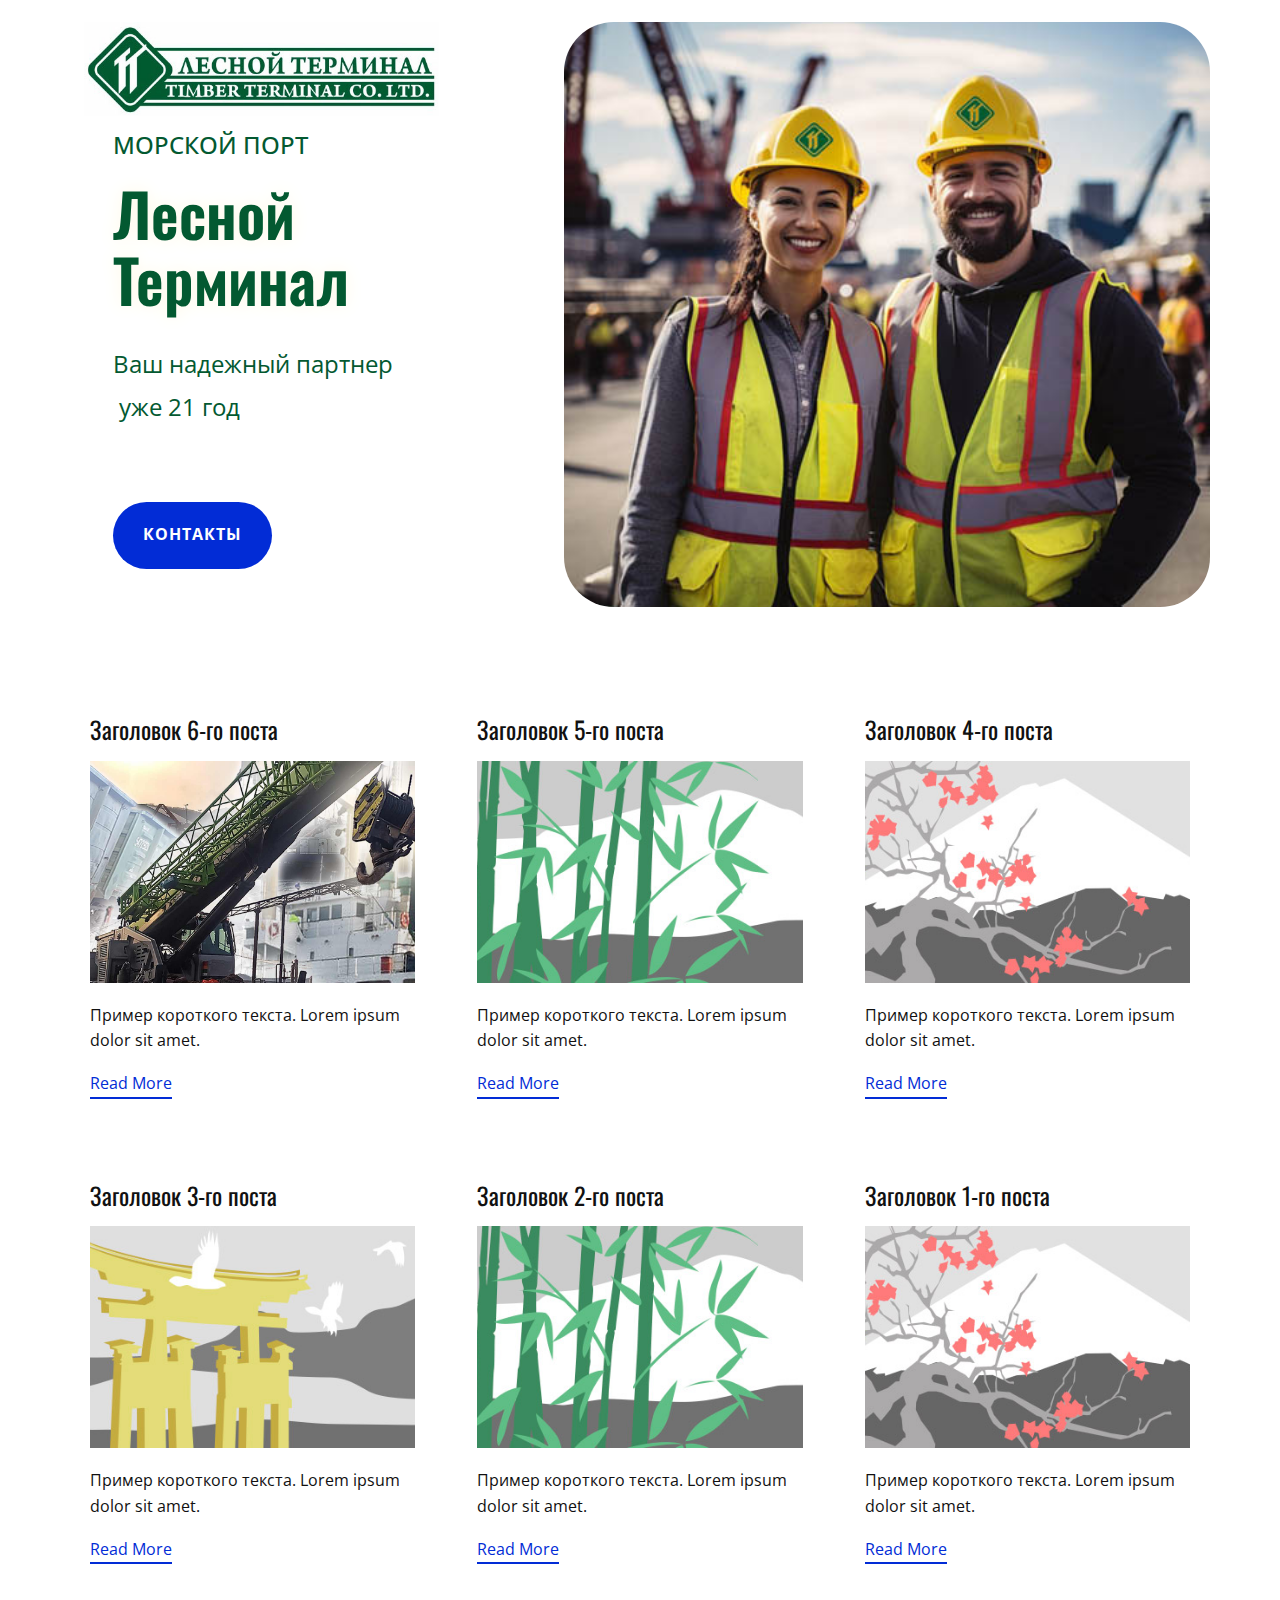
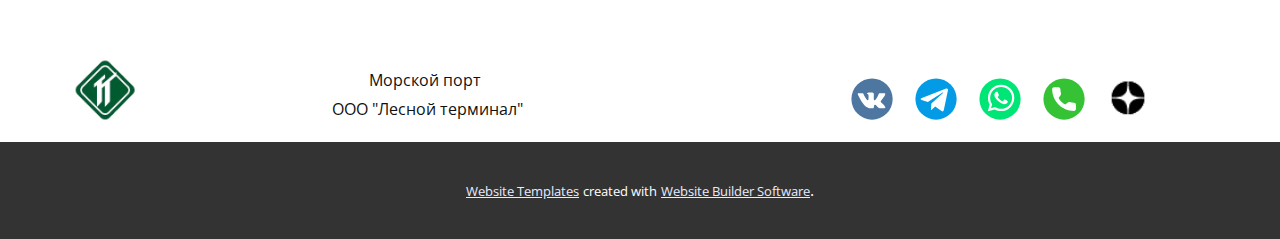
<file: blog/blog.html>
<!DOCTYPE html>
<html style="font-size: 16px;" lang="ru-RU"><head>
    <meta name="viewport" content="width=device-width, initial-scale=1.0">
    <meta charset="utf-8">
    <meta name="keywords" content="морской порт лесной терминал стивидорная компания находка импорт экспорт погрузка разгрузка перевалка обработка грузов">
    <meta name="description" content="">
    <title>Блог</title>
    <link rel="stylesheet" href="../nicepage.css" media="screen">
<link rel="stylesheet" href="../Blog-Template.css" media="screen">
    <script class="u-script" type="text/javascript" src="../jquery.js" defer=""></script>
    <script class="u-script" type="text/javascript" src="../nicepage.js" defer=""></script>
    <link rel="icon" href="../images/favicon.jpg">
    <link id="u-theme-google-font" rel="stylesheet" href="../fonts.css">
    
    
    
    <script type="application/ld+json">{
		"@context": "http://schema.org",
		"@type": "Organization",
		"name": "lesnoyterminal",
		"logo": "/images/logo2.jpg",
		"sameAs": [
				"https://vk.com/timberterminal",
				"https://t.me/timber_terminal",
				"tel:+79025242375",
				"tel:+79025242375",
				"https://sites.google.com/view/timber-terminal"
		]
}</script>
    <meta name="theme-color" content="#022cd6">
  <meta data-intl-tel-input-cdn-path="intlTelInput/"></head>
  <body data-path-to-root="/" data-include-products="false" class="u-body u-xl-mode" data-lang="ru"><header class="u-clearfix u-header" id="sec-8713" data-animation-name="" data-animation-duration="0" data-animation-delay="0" data-animation-direction=""><div class="u-clearfix u-sheet u-valign-middle-lg u-valign-middle-md u-valign-middle-sm u-valign-middle-xs u-sheet-1">
        <div class="data-layout-selected u-clearfix u-expanded-width u-gutter-0 u-layout-custom-xs u-layout-wrap u-layout-wrap-1">
          <div class="u-layout">
            <div class="u-layout-row">
              <div class="u-align-left u-container-style u-layout-cell u-left-cell u-size-26 u-layout-cell-1">
                <div class="u-container-layout u-valign-top u-container-layout-1">
                  <a href="#" class="u-image u-logo u-image-1" data-image-width="554" data-image-height="146">
                    <img src="/images/logo2.jpg" class="u-logo-image u-logo-image-1">
                  </a>
                  <p class="u-text u-text-custom-color-1 u-text-1">МОРСКОЙ ПОРТ </p>
                  <h2 class="u-text u-text-custom-color-1 u-text-2">Лесной Терминал </h2>
                  <p class="u-text u-text-custom-color-1 u-text-3"> Ваш надежный партнер<br>&nbsp;уже 21 год
                  </p>
                  <a href="/Главная.html#sec-33ca" class="u-align-left u-border-none u-btn u-btn-round u-button-style u-hover-palette-1-light-1 u-radius u-text-active-white u-btn-1">контакты </a>
                </div>
              </div>
              <div class="u-container-style u-hidden-xs u-image u-image-round u-layout-cell u-radius u-right-cell u-size-34 u-image-2" data-image-width="480" data-image-height="480">
                <div class="u-container-layout u-container-layout-2"></div>
              </div>
            </div>
          </div>
        </div>
      </div></header>
    <section class="u-clearfix u-section-1" id="sec-59e5">
      <div class="u-clearfix u-sheet u-valign-middle u-sheet-1"><!--blog--><!--blog_options_json--><!--{"type":"Recent","source":"","tags":"","count":""}--><!--/blog_options_json-->
        <div class="u-blog u-expanded-width u-blog-1">
          <div class="u-list-control"></div>
          <div class="u-repeater u-repeater-1"><!--blog_post-->
            <div class="u-blog-post u-container-style u-repeater-item u-white u-repeater-item-1">
              <div class="u-container-layout u-similar-container u-valign-top u-container-layout-1"><!--blog_post_header-->
                <h4 class="u-blog-control u-text u-text-1">
                  <a class="u-post-header-link" href="/blog/пост-5.html">Заголовок 6-го поста</a>
                </h4><!--/blog_post_header--><!--blog_post_image-->
                <a class="u-post-header-link" href="/blog/пост-5.html"><img alt="" class="u-blog-control u-expanded-width u-image u-image-default u-image-1" src="/images/VK_1280_1080_3.jpg"></a><!--/blog_post_image--><!--blog_post_content-->
                <div class="u-blog-control u-post-content u-text u-text-2 fr-view">Пример короткого текста. Lorem ipsum dolor sit amet.</div><!--/blog_post_content--><!--blog_post_readmore-->
                <a href="/blog/пост-5.html" class="u-blog-control u-border-2 u-border-no-left u-border-no-right u-border-no-top u-border-palette-1-base u-btn u-btn-rectangle u-button-style u-none u-btn-1"><!--blog_post_readmore_content--><!--options_json--><!--{"content":"Read More","defaultValue":"Читать дальше"}--><!--/options_json-->Read More<!--/blog_post_readmore_content--></a><!--/blog_post_readmore-->
              </div>
            </div><div class="u-blog-post u-container-style u-repeater-item u-video-cover u-white">
              <div class="u-container-layout u-similar-container u-valign-top u-container-layout-2"><!--blog_post_header-->
                <h4 class="u-blog-control u-text u-text-3">
                  <a class="u-post-header-link" href="/blog/пост-4.html">Заголовок 5-го поста</a>
                </h4><!--/blog_post_header--><!--blog_post_image-->
                <a class="u-post-header-link" href="/blog/пост-4.html"><img alt="" class="u-blog-control u-expanded-width u-image u-image-default u-image-2" src="/images/68f64b9d.jpeg"></a><!--/blog_post_image--><!--blog_post_content-->
                <div class="u-blog-control u-post-content u-text u-text-4 fr-view">Пример короткого текста. Lorem ipsum dolor sit amet.</div><!--/blog_post_content--><!--blog_post_readmore-->
                <a href="/blog/пост-4.html" class="u-blog-control u-border-2 u-border-no-left u-border-no-right u-border-no-top u-border-palette-1-base u-btn u-btn-rectangle u-button-style u-none u-btn-2"><!--blog_post_readmore_content--><!--options_json--><!--{"content":"Read More","defaultValue":"Читать дальше"}--><!--/options_json-->Read More<!--/blog_post_readmore_content--></a><!--/blog_post_readmore-->
              </div>
            </div><div class="u-blog-post u-container-style u-repeater-item u-video-cover u-white">
              <div class="u-container-layout u-similar-container u-valign-top u-container-layout-3"><!--blog_post_header-->
                <h4 class="u-blog-control u-text u-text-5">
                  <a class="u-post-header-link" href="/blog/пост-3.html">Заголовок 4-го поста</a>
                </h4><!--/blog_post_header--><!--blog_post_image-->
                <a class="u-post-header-link" href="/blog/пост-3.html"><img alt="" class="u-blog-control u-expanded-width u-image u-image-default u-image-3" src="/images/0fd3416c.jpeg"></a><!--/blog_post_image--><!--blog_post_content-->
                <div class="u-blog-control u-post-content u-text u-text-6 fr-view">Пример короткого текста. Lorem ipsum dolor sit amet.</div><!--/blog_post_content--><!--blog_post_readmore-->
                <a href="/blog/пост-3.html" class="u-blog-control u-border-2 u-border-no-left u-border-no-right u-border-no-top u-border-palette-1-base u-btn u-btn-rectangle u-button-style u-none u-btn-3"><!--blog_post_readmore_content--><!--options_json--><!--{"content":"Read More","defaultValue":"Читать дальше"}--><!--/options_json-->Read More<!--/blog_post_readmore_content--></a><!--/blog_post_readmore-->
              </div>
            </div><div class="u-blog-post u-container-style u-repeater-item u-white u-repeater-item-1">
              <div class="u-container-layout u-similar-container u-valign-top u-container-layout-1"><!--blog_post_header-->
                <h4 class="u-blog-control u-text u-text-1">
                  <a class="u-post-header-link" href="/blog/пост-2.html">Заголовок 3-го поста</a>
                </h4><!--/blog_post_header--><!--blog_post_image-->
                <a class="u-post-header-link" href="/blog/пост-2.html"><img alt="" class="u-blog-control u-expanded-width u-image u-image-default u-image-1" src="/images/8ad73f3c.jpeg"></a><!--/blog_post_image--><!--blog_post_content-->
                <div class="u-blog-control u-post-content u-text u-text-2 fr-view">Пример короткого текста. Lorem ipsum dolor sit amet.</div><!--/blog_post_content--><!--blog_post_readmore-->
                <a href="/blog/пост-2.html" class="u-blog-control u-border-2 u-border-no-left u-border-no-right u-border-no-top u-border-palette-1-base u-btn u-btn-rectangle u-button-style u-none u-btn-1"><!--blog_post_readmore_content--><!--options_json--><!--{"content":"Read More","defaultValue":"Читать дальше"}--><!--/options_json-->Read More<!--/blog_post_readmore_content--></a><!--/blog_post_readmore-->
              </div>
            </div><div class="u-blog-post u-container-style u-repeater-item u-video-cover u-white">
              <div class="u-container-layout u-similar-container u-valign-top u-container-layout-2"><!--blog_post_header-->
                <h4 class="u-blog-control u-text u-text-3">
                  <a class="u-post-header-link" href="/blog/пост-1.html">Заголовок 2-го поста</a>
                </h4><!--/blog_post_header--><!--blog_post_image-->
                <a class="u-post-header-link" href="/blog/пост-1.html"><img alt="" class="u-blog-control u-expanded-width u-image u-image-default u-image-2" src="/images/68f64b9d.jpeg"></a><!--/blog_post_image--><!--blog_post_content-->
                <div class="u-blog-control u-post-content u-text u-text-4 fr-view">Пример короткого текста. Lorem ipsum dolor sit amet.</div><!--/blog_post_content--><!--blog_post_readmore-->
                <a href="/blog/пост-1.html" class="u-blog-control u-border-2 u-border-no-left u-border-no-right u-border-no-top u-border-palette-1-base u-btn u-btn-rectangle u-button-style u-none u-btn-2"><!--blog_post_readmore_content--><!--options_json--><!--{"content":"Read More","defaultValue":"Читать дальше"}--><!--/options_json-->Read More<!--/blog_post_readmore_content--></a><!--/blog_post_readmore-->
              </div>
            </div><div class="u-blog-post u-container-style u-repeater-item u-video-cover u-white">
              <div class="u-container-layout u-similar-container u-valign-top u-container-layout-3"><!--blog_post_header-->
                <h4 class="u-blog-control u-text u-text-5">
                  <a class="u-post-header-link" href="/blog/пост.html">Заголовок 1-го поста</a>
                </h4><!--/blog_post_header--><!--blog_post_image-->
                <a class="u-post-header-link" href="/blog/пост.html"><img alt="" class="u-blog-control u-expanded-width u-image u-image-default u-image-3" src="/images/0fd3416c.jpeg"></a><!--/blog_post_image--><!--blog_post_content-->
                <div class="u-blog-control u-post-content u-text u-text-6 fr-view">Пример короткого текста. Lorem ipsum dolor sit amet.</div><!--/blog_post_content--><!--blog_post_readmore-->
                <a href="/blog/пост.html" class="u-blog-control u-border-2 u-border-no-left u-border-no-right u-border-no-top u-border-palette-1-base u-btn u-btn-rectangle u-button-style u-none u-btn-3"><!--blog_post_readmore_content--><!--options_json--><!--{"content":"Read More","defaultValue":"Читать дальше"}--><!--/options_json-->Read More<!--/blog_post_readmore_content--></a><!--/blog_post_readmore-->
              </div>
            </div><!--/blog_post--><!--blog_post-->
            <!--/blog_post--><!--blog_post-->
            <!--/blog_post-->
          </div>
          <div class="u-list-control"></div>
        </div><!--/blog-->
      </div>
    </section>
    
    
    
    <footer class="u-align-center-md u-align-center-sm u-align-center-xs u-clearfix u-footer" id="sec-1ec7"><div class="u-clearfix u-sheet u-sheet-1">
        <a href="http://lesnoyterminal.com" class="u-border-2 u-border-white u-image u-logo u-image-1" data-image-width="150" data-image-height="150" title="1" target="_blank">
          <img src="/images/tt_w.png" class="u-logo-image u-logo-image-1">
        </a>
        <p class="u-align-center-lg u-align-center-md u-align-center-xl u-text u-text-1">Морской порт&nbsp;<br>ООО "Лесной терминал"
        </p>
        <div class="u-align-left u-social-icons u-spacing-22 u-social-icons-1">
          <a class="u-social-url" target="_blank" data-type="VK" title="VK" href="https://vk.com/timberterminal"><span class="u-icon u-social-icon u-social-vk u-icon-1"><svg class="u-svg-link" preserveAspectRatio="xMidYMin slice" viewBox="0 0 112 112" style=""><use xmlns:xlink="http://www.w3.org/1999/xlink" xlink:href="#svg-6cfc"></use></svg><svg class="u-svg-content" viewBox="0 0 112 112" x="0" y="0" id="svg-6cfc"><circle fill="currentColor" class="st0" cx="56.1" cy="56.1" r="55"></circle><path fill="#FFFFFF" d="M88.2,80.7l-9.8,0.1c0,0-2.1,0.4-4.9-1.5c-3.7-2.5-7.2-9.1-9.9-8.2C60.9,72,61,77.9,61,77.9s0,1.3-0.6,1.9
      c-0.7,0.7-2,0.9-2,0.9H54c0,0-9.7,0.6-18.3-8.3c-9.3-9.7-17.6-29-17.6-29s-0.5-1.3,0-1.9c0.6-0.7,2.2-0.7,2.2-0.7l10.5-0.1
      c0,0,1,0.2,1.7,0.7c0.6,0.4,0.9,1.2,0.9,1.2s1.7,4.3,4,8.2c4.4,7.6,6.4,9.3,7.9,8.4c2.2-1.2,1.5-10.7,1.5-10.7s0-3.5-1.1-5
      c-0.9-1.2-2.5-1.5-3.3-1.6c-0.6-0.1,0.4-1.5,1.6-2.1c1.9-0.9,5.2-1,9.2-0.9c3.1,0,4,0.2,5.2,0.5c3.6,0.9,2.4,4.3,2.4,12.4
      c0,2.6-0.5,6.3,1.4,7.5c0.8,0.5,2.8,0.1,7.7-8.3c2.3-4,4.1-8.6,4.1-8.6s0.4-0.8,1-1.2s1.4-0.3,1.4-0.3l11.1-0.1c0,0,3.3-0.4,3.9,1.1
      c0.6,1.6-1.2,5.3-5.8,11.3c-7.4,9.9-8.3,9-2.1,14.7c5.9,5.5,7.1,8.1,7.3,8.5C93.4,80.4,88.2,80.7,88.2,80.7z"></path></svg></span>
          </a>
          <a class="u-social-url" target="_blank" data-type="Telegram" title="Telegram" href="https://t.me/timber_terminal"><span class="u-icon u-social-icon u-social-telegram u-icon-2"><svg class="u-svg-link" preserveAspectRatio="xMidYMin slice" viewBox="0 0 112 112" style=""><use xmlns:xlink="http://www.w3.org/1999/xlink" xlink:href="#svg-2644"></use></svg><svg class="u-svg-content" viewBox="0 0 112 112" x="0" y="0" id="svg-2644"><circle fill="currentColor" cx="56.1" cy="56.1" r="55"></circle><path fill="#FFFFFF" d="M18.4,53.2l64.7-24.9c3-1.1,5.6,0.7,4.7,5.3l0,0l-11,51.8c-0.8,3.7-3,4.6-6.1,2.8L53.9,75.8l-8.1,7.8
	c-0.9,0.9-1.7,1.6-3.4,1.6l1.2-17l31.1-28c1.4-1.2-0.3-1.9-2.1-0.7L34.2,63.7l-16.6-5.2C14,57.4,14,54.9,18.4,53.2L18.4,53.2z"></path></svg></span>
          </a>
          <a class="u-social-url" target="_blank" data-type="Whatsapp" title="Whatsapp" href="../tel:+79025242375"><span class="u-icon u-social-icon u-social-whatsapp u-icon-3"><svg class="u-svg-link" preserveAspectRatio="xMidYMin slice" viewBox="0 0 112 112" style=""><use xmlns:xlink="http://www.w3.org/1999/xlink" xlink:href="#svg-4399"></use></svg><svg class="u-svg-content" viewBox="0 0 112 112" x="0" y="0" id="svg-4399"><circle fill="currentColor" cx="56.1" cy="56.1" r="55"></circle><path fill="#FFFFFF" d="M83.8,28.3C77.2,21.7,68.4,18,59,18c-19.3,0-35.1,15.7-35.1,35.1c0,6.2,1.6,12.2,4.7,17.5l-5,18.2L42.2,84
	c5.1,2.8,10.9,4.3,16.8,4.3h0l0,0c19.3,0,35.1-15.7,35.1-35.1C94.1,43.8,90.5,35,83.8,28.3 M59,82.3L59,82.3
	c-5.2,0-10.4-1.4-14.9-4.1l-1.1-0.6l-11,2.9L35,69.8l-0.7-1.1c-2.9-4.6-4.5-10-4.5-15.5C29.8,37,42.9,24,59,24
	c7.8,0,15.1,3,20.6,8.6c5.5,5.5,8.5,12.8,8.5,20.6C88.2,69.2,75.1,82.3,59,82.3 M75,60.5c-0.9-0.4-5.2-2.6-6-2.9
	c-0.8-0.3-1.4-0.4-2,0.4s-2.3,2.9-2.8,3.4c-0.5,0.6-1,0.7-1.9,0.2c-0.9-0.4-3.7-1.4-7.1-4.4c-2.6-2.3-4.4-5.2-4.9-6.1
	c-0.5-0.9-0.1-1.4,0.4-1.8c0.4-0.4,0.9-1,1.3-1.5c0.4-0.5,0.6-0.9,0.9-1.5c0.3-0.6,0.1-1.1-0.1-1.5c-0.2-0.4-2-4.8-2.7-6.5
	c-0.7-1.7-1.4-1.5-2-1.5c-0.5,0-1.1,0-1.7,0c-0.6,0-1.5,0.2-2.3,1.1c-0.8,0.9-3.1,3-3.1,7.3c0,4.3,3.1,8.5,3.6,9.1
	c0.4,0.6,6.2,9.4,15,13.2c2.1,0.9,3.7,1.4,5,1.8c2.1,0.7,4,0.6,5.5,0.3c1.7-0.3,5.2-2.1,5.9-4.2c0.7-2,0.7-3.8,0.5-4.2
	C76.5,61.1,75.9,60.9,75,60.5"></path></svg></span>
          </a>
          <a class="u-social-url" target="_blank" data-type="Phone" title="Phone" href="../tel:+79025242375"><span class="u-icon u-social-icon u-social-phone u-icon-4"><svg class="u-svg-link" preserveAspectRatio="xMidYMin slice" viewBox="0 0 112 112" style=""><use xmlns:xlink="http://www.w3.org/1999/xlink" xlink:href="#svg-7787"></use></svg><svg class="u-svg-content" viewBox="0 0 112 112" x="0" y="0" id="svg-7787"><circle fill="currentColor" cx="56.1" cy="56.1" r="55"></circle><path fill="#FFFFFF" d="M82.7,66c-3.9,0-7.7-0.6-11.3-1.8c-1.8-0.6-4,0-5,1.1l-7.1,5.4c-8.3-4.4-13.4-9.5-17.7-17.7l5.2-7
	c1.4-1.4,1.8-3.3,1.3-5.2c-1.2-3.6-1.8-7.5-1.8-11.3c0-2.8-2.3-5.1-5.1-5.1H29.5c-2.8,0-5.1,2.3-5.1,5.1c0,32.2,26.2,58.4,58.4,58.4
	c2.8,0,5.1-2.3,5.1-5.1V71.1C87.8,68.3,85.6,66,82.7,66z"></path></svg></span>
          </a>
          <a class="u-social-url" target="_blank" data-type="Facebook" title="Google" href="https://sites.google.com/view/timber-terminal"><span class="u-file-icon u-icon u-social-facebook u-social-icon u-icon-5"><img src="/images/dzen.png" alt=""></span>
          </a>
        </div>
      </div></footer>
    <section class="u-backlink u-clearfix u-grey-80">
      <a class="u-link" href="https://nicepage.com/website-templates" target="_blank">
        <span>Website Templates</span>
      </a>
      <p class="u-text">
        <span>created with</span>
      </p>
      <a class="u-link" href="" target="_blank">
        <span>Website Builder Software</span>
      </a>. 
    </section>
  
</body></html>
</file>
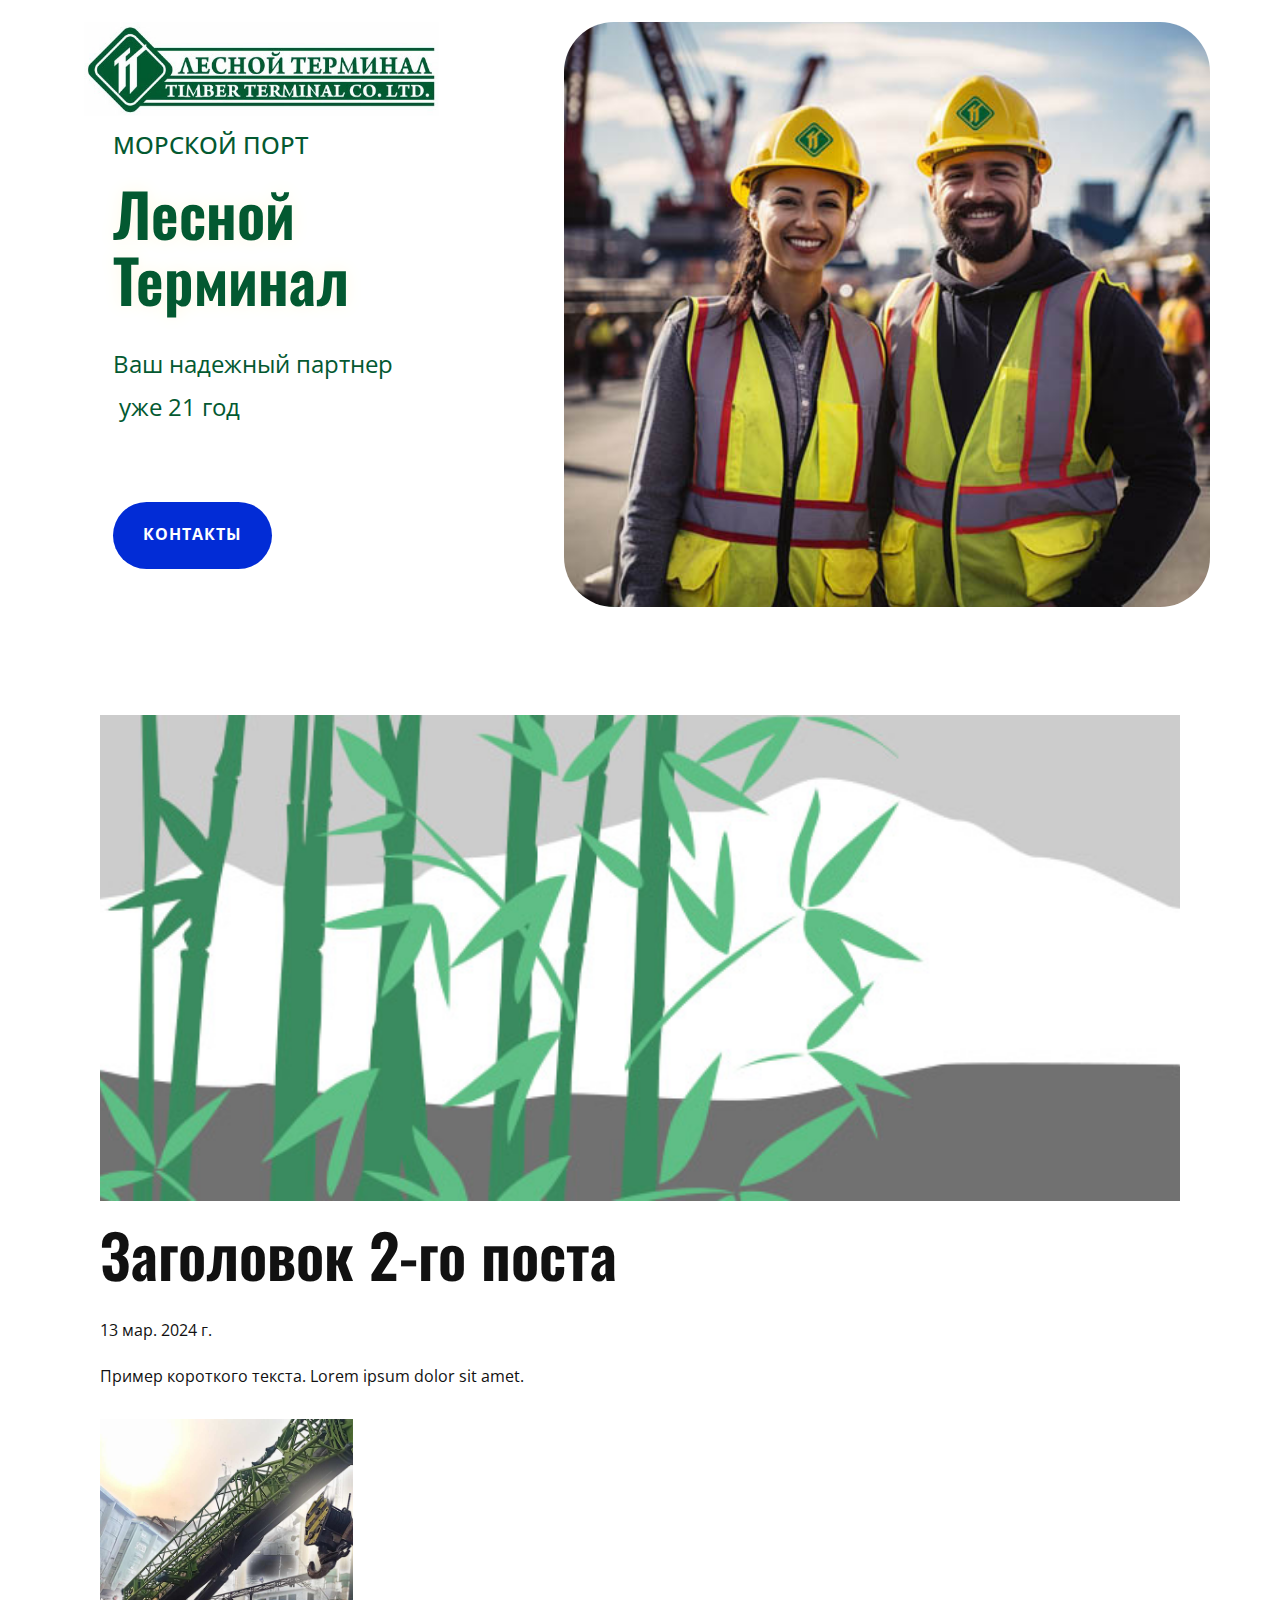
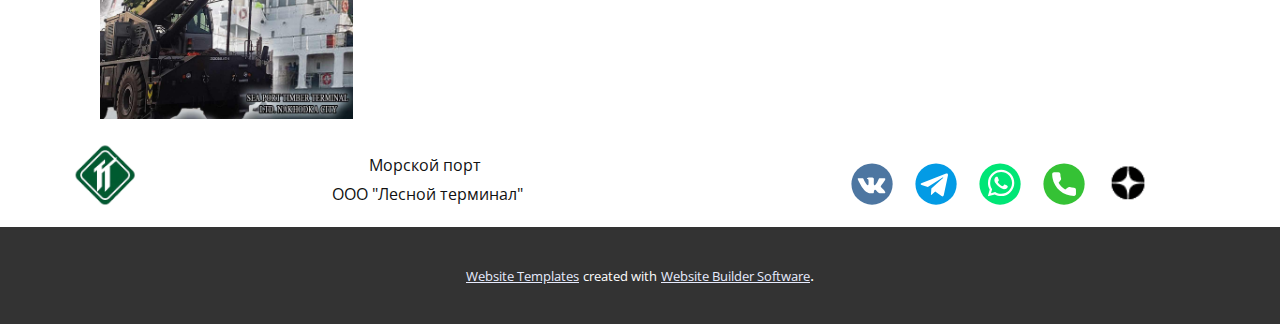
<file: blog/пост-1.html>
<!DOCTYPE html>
<html style="font-size: 16px;" lang="ru-RU"><head>
    <meta name="viewport" content="width=device-width, initial-scale=1.0">
    <meta charset="utf-8">
    <meta name="keywords" content="Заголовок 1-го поста">
    <meta name="description" content="">
    <title>Заголовок 2-го поста</title>
    <link rel="stylesheet" href="/nicepage.css" media="screen">
<link rel="stylesheet" href="/Post-Template.css" media="screen">
    <script class="u-script" type="text/javascript" src="/jquery.js" defer=""></script>
    <script class="u-script" type="text/javascript" src="/nicepage.js" defer=""></script>
    <link rel="icon" href="/images/favicon.jpg">
    <link id="u-theme-google-font" rel="stylesheet" href="/fonts.css">
    
    
    
    <script type="application/ld+json">{
		"@context": "http://schema.org",
		"@type": "Organization",
		"name": "lesnoyterminal",
		"logo": "/images/logo2.jpg",
		"sameAs": [
				"https://vk.com/timberterminal",
				"https://t.me/timber_terminal",
				"tel:+79025242375",
				"tel:+79025242375",
				"https://sites.google.com/view/timber-terminal"
		]
}</script>
    <meta name="theme-color" content="#022cd6">
  <meta data-intl-tel-input-cdn-path="intlTelInput/"></head>
  <body data-path-to-root="/" data-include-products="false" class="u-body u-xl-mode" data-lang="ru"><header class="u-clearfix u-header" id="sec-8713" data-animation-name="" data-animation-duration="0" data-animation-delay="0" data-animation-direction=""><div class="u-clearfix u-sheet u-valign-middle-lg u-valign-middle-md u-valign-middle-sm u-valign-middle-xs u-sheet-1">
        <div class="data-layout-selected u-clearfix u-expanded-width u-gutter-0 u-layout-custom-xs u-layout-wrap u-layout-wrap-1">
          <div class="u-layout">
            <div class="u-layout-row">
              <div class="u-align-left u-container-style u-layout-cell u-left-cell u-size-26 u-layout-cell-1">
                <div class="u-container-layout u-valign-top u-container-layout-1">
                  <a href="#" class="u-image u-logo u-image-1" data-image-width="554" data-image-height="146">
                    <img src="/images/logo2.jpg" class="u-logo-image u-logo-image-1">
                  </a>
                  <p class="u-text u-text-custom-color-1 u-text-1">МОРСКОЙ ПОРТ </p>
                  <h2 class="u-text u-text-custom-color-1 u-text-2">Лесной Терминал </h2>
                  <p class="u-text u-text-custom-color-1 u-text-3"> Ваш надежный партнер<br>&nbsp;уже 21 год
                  </p>
                  <a href="/Главная.html#sec-33ca" class="u-align-left u-border-none u-btn u-btn-round u-button-style u-hover-palette-1-light-1 u-radius u-text-active-white u-btn-1">контакты </a>
                </div>
              </div>
              <div class="u-container-style u-hidden-xs u-image u-image-round u-layout-cell u-radius u-right-cell u-size-34 u-image-2" data-image-width="480" data-image-height="480">
                <div class="u-container-layout u-container-layout-2"></div>
              </div>
            </div>
          </div>
        </div>
      </div></header>
    <section class="u-align-center u-clearfix u-section-1" id="sec-0726">
      <div class="u-clearfix u-sheet u-valign-middle-md u-valign-middle-sm u-valign-middle-xs u-sheet-1"><!--post_details--><!--post_details_options_json--><!--{"source":""}--><!--/post_details_options_json--><!--blog_post-->
        <div class="u-container-style u-expanded-width u-post-details u-post-details-1">
          <div class="u-container-layout u-valign-middle u-container-layout-1"><!--blog_post_image-->
            <img alt="" class="u-blog-control u-expanded-width u-image u-image-default u-image-1" src="/images/68f64b9d.jpeg"><!--/blog_post_image--><!--blog_post_header-->
            <h2 class="u-blog-control u-text u-text-1">Заголовок 2-го поста</h2><!--/blog_post_header--><!--blog_post_metadata-->
            <div class="u-blog-control u-metadata u-metadata-1"><!--blog_post_metadata_date-->
              <span class="u-meta-date u-meta-icon">13 мар. 2024 г.</span><!--/blog_post_metadata_date--><!--blog_post_metadata_category-->
              <!--/blog_post_metadata_category--><!--blog_post_metadata_comments-->
              <!--/blog_post_metadata_comments-->
            </div><!--/blog_post_metadata--><!--blog_post_content-->
            <div class="u-align-justify u-blog-control u-post-content u-text u-text-2 fr-view">
  Пример короткого текста. Lorem ipsum dolor sit amet.
  </div><!--/blog_post_content-->
            <img class="u-image u-image-default u-image-2" src="/images/VK_1280_1080_3.jpg" alt="" data-image-width="1080" data-image-height="1280">
          </div>
        </div><!--/blog_post--><!--/post_details-->
      </div>
    </section>
    
    
    
    <footer class="u-align-center-md u-align-center-sm u-align-center-xs u-clearfix u-footer" id="sec-1ec7"><div class="u-clearfix u-sheet u-sheet-1">
        <a href="http://lesnoyterminal.com" class="u-border-2 u-border-white u-image u-logo u-image-1" data-image-width="150" data-image-height="150" title="1" target="_blank">
          <img src="/images/tt_w.png" class="u-logo-image u-logo-image-1">
        </a>
        <p class="u-align-center-lg u-align-center-md u-align-center-xl u-text u-text-1">Морской порт&nbsp;<br>ООО "Лесной терминал"
        </p>
        <div class="u-align-left u-social-icons u-spacing-22 u-social-icons-1">
          <a class="u-social-url" target="_blank" data-type="VK" title="VK" href="https://vk.com/timberterminal"><span class="u-icon u-social-icon u-social-vk u-icon-1"><svg class="u-svg-link" preserveAspectRatio="xMidYMin slice" viewBox="0 0 112 112" style=""><use xmlns:xlink="http://www.w3.org/1999/xlink" xlink:href="#svg-6cfc"></use></svg><svg class="u-svg-content" viewBox="0 0 112 112" x="0" y="0" id="svg-6cfc"><circle fill="currentColor" class="st0" cx="56.1" cy="56.1" r="55"></circle><path fill="#FFFFFF" d="M88.2,80.7l-9.8,0.1c0,0-2.1,0.4-4.9-1.5c-3.7-2.5-7.2-9.1-9.9-8.2C60.9,72,61,77.9,61,77.9s0,1.3-0.6,1.9
      c-0.7,0.7-2,0.9-2,0.9H54c0,0-9.7,0.6-18.3-8.3c-9.3-9.7-17.6-29-17.6-29s-0.5-1.3,0-1.9c0.6-0.7,2.2-0.7,2.2-0.7l10.5-0.1
      c0,0,1,0.2,1.7,0.7c0.6,0.4,0.9,1.2,0.9,1.2s1.7,4.3,4,8.2c4.4,7.6,6.4,9.3,7.9,8.4c2.2-1.2,1.5-10.7,1.5-10.7s0-3.5-1.1-5
      c-0.9-1.2-2.5-1.5-3.3-1.6c-0.6-0.1,0.4-1.5,1.6-2.1c1.9-0.9,5.2-1,9.2-0.9c3.1,0,4,0.2,5.2,0.5c3.6,0.9,2.4,4.3,2.4,12.4
      c0,2.6-0.5,6.3,1.4,7.5c0.8,0.5,2.8,0.1,7.7-8.3c2.3-4,4.1-8.6,4.1-8.6s0.4-0.8,1-1.2s1.4-0.3,1.4-0.3l11.1-0.1c0,0,3.3-0.4,3.9,1.1
      c0.6,1.6-1.2,5.3-5.8,11.3c-7.4,9.9-8.3,9-2.1,14.7c5.9,5.5,7.1,8.1,7.3,8.5C93.4,80.4,88.2,80.7,88.2,80.7z"></path></svg></span>
          </a>
          <a class="u-social-url" target="_blank" data-type="Telegram" title="Telegram" href="https://t.me/timber_terminal"><span class="u-icon u-social-icon u-social-telegram u-icon-2"><svg class="u-svg-link" preserveAspectRatio="xMidYMin slice" viewBox="0 0 112 112" style=""><use xmlns:xlink="http://www.w3.org/1999/xlink" xlink:href="#svg-2644"></use></svg><svg class="u-svg-content" viewBox="0 0 112 112" x="0" y="0" id="svg-2644"><circle fill="currentColor" cx="56.1" cy="56.1" r="55"></circle><path fill="#FFFFFF" d="M18.4,53.2l64.7-24.9c3-1.1,5.6,0.7,4.7,5.3l0,0l-11,51.8c-0.8,3.7-3,4.6-6.1,2.8L53.9,75.8l-8.1,7.8
	c-0.9,0.9-1.7,1.6-3.4,1.6l1.2-17l31.1-28c1.4-1.2-0.3-1.9-2.1-0.7L34.2,63.7l-16.6-5.2C14,57.4,14,54.9,18.4,53.2L18.4,53.2z"></path></svg></span>
          </a>
          <a class="u-social-url" target="_blank" data-type="Whatsapp" title="Whatsapp" href="/tel:+79025242375"><span class="u-icon u-social-icon u-social-whatsapp u-icon-3"><svg class="u-svg-link" preserveAspectRatio="xMidYMin slice" viewBox="0 0 112 112" style=""><use xmlns:xlink="http://www.w3.org/1999/xlink" xlink:href="#svg-4399"></use></svg><svg class="u-svg-content" viewBox="0 0 112 112" x="0" y="0" id="svg-4399"><circle fill="currentColor" cx="56.1" cy="56.1" r="55"></circle><path fill="#FFFFFF" d="M83.8,28.3C77.2,21.7,68.4,18,59,18c-19.3,0-35.1,15.7-35.1,35.1c0,6.2,1.6,12.2,4.7,17.5l-5,18.2L42.2,84
	c5.1,2.8,10.9,4.3,16.8,4.3h0l0,0c19.3,0,35.1-15.7,35.1-35.1C94.1,43.8,90.5,35,83.8,28.3 M59,82.3L59,82.3
	c-5.2,0-10.4-1.4-14.9-4.1l-1.1-0.6l-11,2.9L35,69.8l-0.7-1.1c-2.9-4.6-4.5-10-4.5-15.5C29.8,37,42.9,24,59,24
	c7.8,0,15.1,3,20.6,8.6c5.5,5.5,8.5,12.8,8.5,20.6C88.2,69.2,75.1,82.3,59,82.3 M75,60.5c-0.9-0.4-5.2-2.6-6-2.9
	c-0.8-0.3-1.4-0.4-2,0.4s-2.3,2.9-2.8,3.4c-0.5,0.6-1,0.7-1.9,0.2c-0.9-0.4-3.7-1.4-7.1-4.4c-2.6-2.3-4.4-5.2-4.9-6.1
	c-0.5-0.9-0.1-1.4,0.4-1.8c0.4-0.4,0.9-1,1.3-1.5c0.4-0.5,0.6-0.9,0.9-1.5c0.3-0.6,0.1-1.1-0.1-1.5c-0.2-0.4-2-4.8-2.7-6.5
	c-0.7-1.7-1.4-1.5-2-1.5c-0.5,0-1.1,0-1.7,0c-0.6,0-1.5,0.2-2.3,1.1c-0.8,0.9-3.1,3-3.1,7.3c0,4.3,3.1,8.5,3.6,9.1
	c0.4,0.6,6.2,9.4,15,13.2c2.1,0.9,3.7,1.4,5,1.8c2.1,0.7,4,0.6,5.5,0.3c1.7-0.3,5.2-2.1,5.9-4.2c0.7-2,0.7-3.8,0.5-4.2
	C76.5,61.1,75.9,60.9,75,60.5"></path></svg></span>
          </a>
          <a class="u-social-url" target="_blank" data-type="Phone" title="Phone" href="/tel:+79025242375"><span class="u-icon u-social-icon u-social-phone u-icon-4"><svg class="u-svg-link" preserveAspectRatio="xMidYMin slice" viewBox="0 0 112 112" style=""><use xmlns:xlink="http://www.w3.org/1999/xlink" xlink:href="#svg-7787"></use></svg><svg class="u-svg-content" viewBox="0 0 112 112" x="0" y="0" id="svg-7787"><circle fill="currentColor" cx="56.1" cy="56.1" r="55"></circle><path fill="#FFFFFF" d="M82.7,66c-3.9,0-7.7-0.6-11.3-1.8c-1.8-0.6-4,0-5,1.1l-7.1,5.4c-8.3-4.4-13.4-9.5-17.7-17.7l5.2-7
	c1.4-1.4,1.8-3.3,1.3-5.2c-1.2-3.6-1.8-7.5-1.8-11.3c0-2.8-2.3-5.1-5.1-5.1H29.5c-2.8,0-5.1,2.3-5.1,5.1c0,32.2,26.2,58.4,58.4,58.4
	c2.8,0,5.1-2.3,5.1-5.1V71.1C87.8,68.3,85.6,66,82.7,66z"></path></svg></span>
          </a>
          <a class="u-social-url" target="_blank" data-type="Facebook" title="Google" href="https://sites.google.com/view/timber-terminal"><span class="u-file-icon u-icon u-social-facebook u-social-icon u-icon-5"><img src="/images/dzen.png" alt=""></span>
          </a>
        </div>
      </div></footer>
    <section class="u-backlink u-clearfix u-grey-80">
      <a class="u-link" href="https://nicepage.com/website-templates" target="_blank">
        <span>Website Templates</span>
      </a>
      <p class="u-text">
        <span>created with</span>
      </p>
      <a class="u-link" href="" target="_blank">
        <span>Website Builder Software</span>
      </a>. 
    </section>
  
</body></html>
</file>
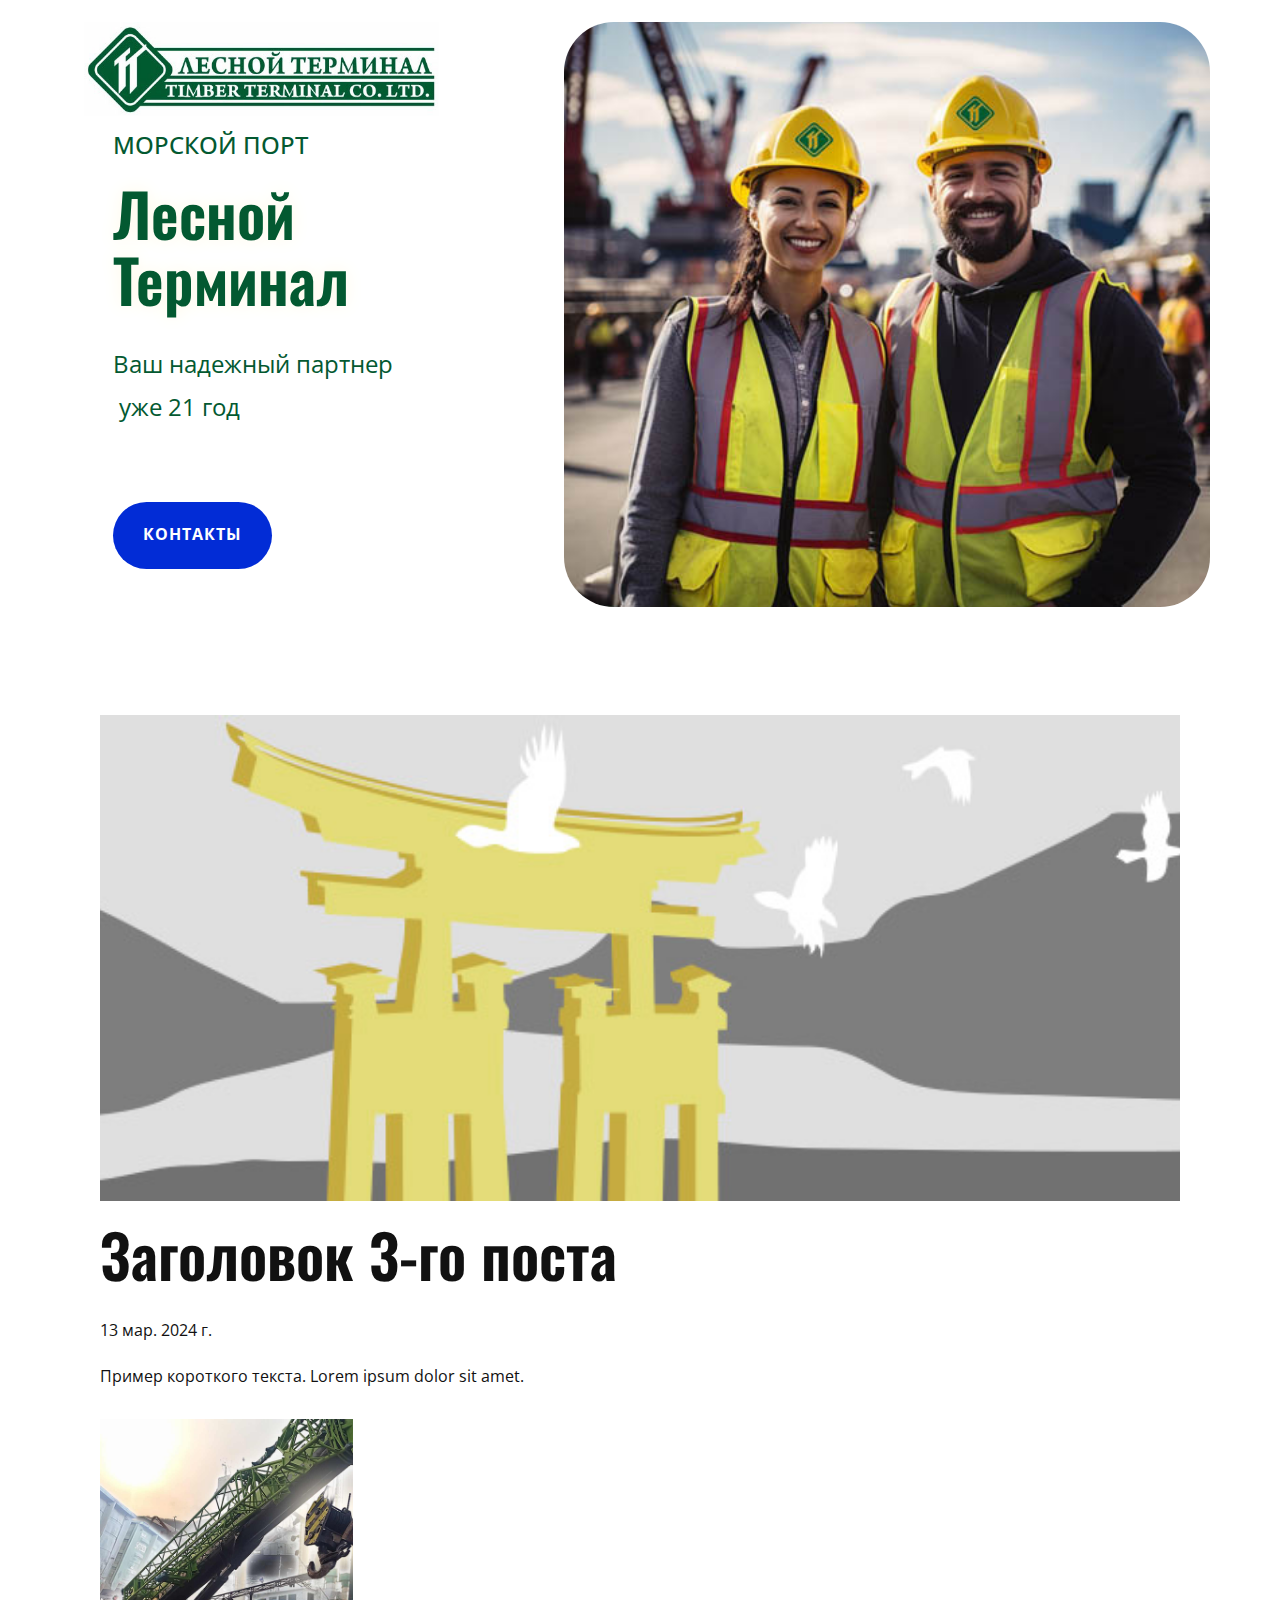
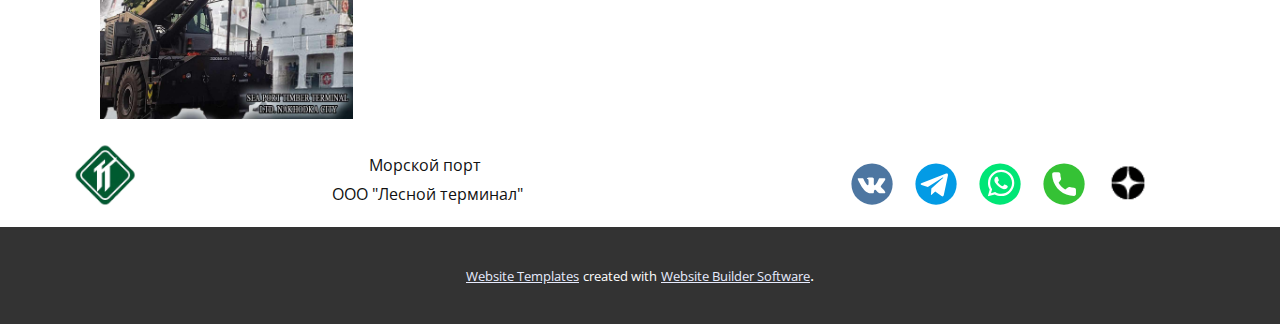
<file: blog/пост-2.html>
<!DOCTYPE html>
<html style="font-size: 16px;" lang="ru-RU"><head>
    <meta name="viewport" content="width=device-width, initial-scale=1.0">
    <meta charset="utf-8">
    <meta name="keywords" content="Заголовок 1-го поста">
    <meta name="description" content="">
    <title>Заголовок 3-го поста</title>
    <link rel="stylesheet" href="/nicepage.css" media="screen">
<link rel="stylesheet" href="/Post-Template.css" media="screen">
    <script class="u-script" type="text/javascript" src="/jquery.js" defer=""></script>
    <script class="u-script" type="text/javascript" src="/nicepage.js" defer=""></script>
    <link rel="icon" href="/images/favicon.jpg">
    <link id="u-theme-google-font" rel="stylesheet" href="/fonts.css">
    
    
    
    <script type="application/ld+json">{
		"@context": "http://schema.org",
		"@type": "Organization",
		"name": "lesnoyterminal",
		"logo": "/images/logo2.jpg",
		"sameAs": [
				"https://vk.com/timberterminal",
				"https://t.me/timber_terminal",
				"tel:+79025242375",
				"tel:+79025242375",
				"https://sites.google.com/view/timber-terminal"
		]
}</script>
    <meta name="theme-color" content="#022cd6">
  <meta data-intl-tel-input-cdn-path="intlTelInput/"></head>
  <body data-path-to-root="/" data-include-products="false" class="u-body u-xl-mode" data-lang="ru"><header class="u-clearfix u-header" id="sec-8713" data-animation-name="" data-animation-duration="0" data-animation-delay="0" data-animation-direction=""><div class="u-clearfix u-sheet u-valign-middle-lg u-valign-middle-md u-valign-middle-sm u-valign-middle-xs u-sheet-1">
        <div class="data-layout-selected u-clearfix u-expanded-width u-gutter-0 u-layout-custom-xs u-layout-wrap u-layout-wrap-1">
          <div class="u-layout">
            <div class="u-layout-row">
              <div class="u-align-left u-container-style u-layout-cell u-left-cell u-size-26 u-layout-cell-1">
                <div class="u-container-layout u-valign-top u-container-layout-1">
                  <a href="#" class="u-image u-logo u-image-1" data-image-width="554" data-image-height="146">
                    <img src="/images/logo2.jpg" class="u-logo-image u-logo-image-1">
                  </a>
                  <p class="u-text u-text-custom-color-1 u-text-1">МОРСКОЙ ПОРТ </p>
                  <h2 class="u-text u-text-custom-color-1 u-text-2">Лесной Терминал </h2>
                  <p class="u-text u-text-custom-color-1 u-text-3"> Ваш надежный партнер<br>&nbsp;уже 21 год
                  </p>
                  <a href="/Главная.html#sec-33ca" class="u-align-left u-border-none u-btn u-btn-round u-button-style u-hover-palette-1-light-1 u-radius u-text-active-white u-btn-1">контакты </a>
                </div>
              </div>
              <div class="u-container-style u-hidden-xs u-image u-image-round u-layout-cell u-radius u-right-cell u-size-34 u-image-2" data-image-width="480" data-image-height="480">
                <div class="u-container-layout u-container-layout-2"></div>
              </div>
            </div>
          </div>
        </div>
      </div></header>
    <section class="u-align-center u-clearfix u-section-1" id="sec-0726">
      <div class="u-clearfix u-sheet u-valign-middle-md u-valign-middle-sm u-valign-middle-xs u-sheet-1"><!--post_details--><!--post_details_options_json--><!--{"source":""}--><!--/post_details_options_json--><!--blog_post-->
        <div class="u-container-style u-expanded-width u-post-details u-post-details-1">
          <div class="u-container-layout u-valign-middle u-container-layout-1"><!--blog_post_image-->
            <img alt="" class="u-blog-control u-expanded-width u-image u-image-default u-image-1" src="/images/8ad73f3c.jpeg"><!--/blog_post_image--><!--blog_post_header-->
            <h2 class="u-blog-control u-text u-text-1">Заголовок 3-го поста</h2><!--/blog_post_header--><!--blog_post_metadata-->
            <div class="u-blog-control u-metadata u-metadata-1"><!--blog_post_metadata_date-->
              <span class="u-meta-date u-meta-icon">13 мар. 2024 г.</span><!--/blog_post_metadata_date--><!--blog_post_metadata_category-->
              <!--/blog_post_metadata_category--><!--blog_post_metadata_comments-->
              <!--/blog_post_metadata_comments-->
            </div><!--/blog_post_metadata--><!--blog_post_content-->
            <div class="u-align-justify u-blog-control u-post-content u-text u-text-2 fr-view">
  Пример короткого текста. Lorem ipsum dolor sit amet.
  </div><!--/blog_post_content-->
            <img class="u-image u-image-default u-image-2" src="/images/VK_1280_1080_3.jpg" alt="" data-image-width="1080" data-image-height="1280">
          </div>
        </div><!--/blog_post--><!--/post_details-->
      </div>
    </section>
    
    
    
    <footer class="u-align-center-md u-align-center-sm u-align-center-xs u-clearfix u-footer" id="sec-1ec7"><div class="u-clearfix u-sheet u-sheet-1">
        <a href="http://lesnoyterminal.com" class="u-border-2 u-border-white u-image u-logo u-image-1" data-image-width="150" data-image-height="150" title="1" target="_blank">
          <img src="/images/tt_w.png" class="u-logo-image u-logo-image-1">
        </a>
        <p class="u-align-center-lg u-align-center-md u-align-center-xl u-text u-text-1">Морской порт&nbsp;<br>ООО "Лесной терминал"
        </p>
        <div class="u-align-left u-social-icons u-spacing-22 u-social-icons-1">
          <a class="u-social-url" target="_blank" data-type="VK" title="VK" href="https://vk.com/timberterminal"><span class="u-icon u-social-icon u-social-vk u-icon-1"><svg class="u-svg-link" preserveAspectRatio="xMidYMin slice" viewBox="0 0 112 112" style=""><use xmlns:xlink="http://www.w3.org/1999/xlink" xlink:href="#svg-6cfc"></use></svg><svg class="u-svg-content" viewBox="0 0 112 112" x="0" y="0" id="svg-6cfc"><circle fill="currentColor" class="st0" cx="56.1" cy="56.1" r="55"></circle><path fill="#FFFFFF" d="M88.2,80.7l-9.8,0.1c0,0-2.1,0.4-4.9-1.5c-3.7-2.5-7.2-9.1-9.9-8.2C60.9,72,61,77.9,61,77.9s0,1.3-0.6,1.9
      c-0.7,0.7-2,0.9-2,0.9H54c0,0-9.7,0.6-18.3-8.3c-9.3-9.7-17.6-29-17.6-29s-0.5-1.3,0-1.9c0.6-0.7,2.2-0.7,2.2-0.7l10.5-0.1
      c0,0,1,0.2,1.7,0.7c0.6,0.4,0.9,1.2,0.9,1.2s1.7,4.3,4,8.2c4.4,7.6,6.4,9.3,7.9,8.4c2.2-1.2,1.5-10.7,1.5-10.7s0-3.5-1.1-5
      c-0.9-1.2-2.5-1.5-3.3-1.6c-0.6-0.1,0.4-1.5,1.6-2.1c1.9-0.9,5.2-1,9.2-0.9c3.1,0,4,0.2,5.2,0.5c3.6,0.9,2.4,4.3,2.4,12.4
      c0,2.6-0.5,6.3,1.4,7.5c0.8,0.5,2.8,0.1,7.7-8.3c2.3-4,4.1-8.6,4.1-8.6s0.4-0.8,1-1.2s1.4-0.3,1.4-0.3l11.1-0.1c0,0,3.3-0.4,3.9,1.1
      c0.6,1.6-1.2,5.3-5.8,11.3c-7.4,9.9-8.3,9-2.1,14.7c5.9,5.5,7.1,8.1,7.3,8.5C93.4,80.4,88.2,80.7,88.2,80.7z"></path></svg></span>
          </a>
          <a class="u-social-url" target="_blank" data-type="Telegram" title="Telegram" href="https://t.me/timber_terminal"><span class="u-icon u-social-icon u-social-telegram u-icon-2"><svg class="u-svg-link" preserveAspectRatio="xMidYMin slice" viewBox="0 0 112 112" style=""><use xmlns:xlink="http://www.w3.org/1999/xlink" xlink:href="#svg-2644"></use></svg><svg class="u-svg-content" viewBox="0 0 112 112" x="0" y="0" id="svg-2644"><circle fill="currentColor" cx="56.1" cy="56.1" r="55"></circle><path fill="#FFFFFF" d="M18.4,53.2l64.7-24.9c3-1.1,5.6,0.7,4.7,5.3l0,0l-11,51.8c-0.8,3.7-3,4.6-6.1,2.8L53.9,75.8l-8.1,7.8
	c-0.9,0.9-1.7,1.6-3.4,1.6l1.2-17l31.1-28c1.4-1.2-0.3-1.9-2.1-0.7L34.2,63.7l-16.6-5.2C14,57.4,14,54.9,18.4,53.2L18.4,53.2z"></path></svg></span>
          </a>
          <a class="u-social-url" target="_blank" data-type="Whatsapp" title="Whatsapp" href="/tel:+79025242375"><span class="u-icon u-social-icon u-social-whatsapp u-icon-3"><svg class="u-svg-link" preserveAspectRatio="xMidYMin slice" viewBox="0 0 112 112" style=""><use xmlns:xlink="http://www.w3.org/1999/xlink" xlink:href="#svg-4399"></use></svg><svg class="u-svg-content" viewBox="0 0 112 112" x="0" y="0" id="svg-4399"><circle fill="currentColor" cx="56.1" cy="56.1" r="55"></circle><path fill="#FFFFFF" d="M83.8,28.3C77.2,21.7,68.4,18,59,18c-19.3,0-35.1,15.7-35.1,35.1c0,6.2,1.6,12.2,4.7,17.5l-5,18.2L42.2,84
	c5.1,2.8,10.9,4.3,16.8,4.3h0l0,0c19.3,0,35.1-15.7,35.1-35.1C94.1,43.8,90.5,35,83.8,28.3 M59,82.3L59,82.3
	c-5.2,0-10.4-1.4-14.9-4.1l-1.1-0.6l-11,2.9L35,69.8l-0.7-1.1c-2.9-4.6-4.5-10-4.5-15.5C29.8,37,42.9,24,59,24
	c7.8,0,15.1,3,20.6,8.6c5.5,5.5,8.5,12.8,8.5,20.6C88.2,69.2,75.1,82.3,59,82.3 M75,60.5c-0.9-0.4-5.2-2.6-6-2.9
	c-0.8-0.3-1.4-0.4-2,0.4s-2.3,2.9-2.8,3.4c-0.5,0.6-1,0.7-1.9,0.2c-0.9-0.4-3.7-1.4-7.1-4.4c-2.6-2.3-4.4-5.2-4.9-6.1
	c-0.5-0.9-0.1-1.4,0.4-1.8c0.4-0.4,0.9-1,1.3-1.5c0.4-0.5,0.6-0.9,0.9-1.5c0.3-0.6,0.1-1.1-0.1-1.5c-0.2-0.4-2-4.8-2.7-6.5
	c-0.7-1.7-1.4-1.5-2-1.5c-0.5,0-1.1,0-1.7,0c-0.6,0-1.5,0.2-2.3,1.1c-0.8,0.9-3.1,3-3.1,7.3c0,4.3,3.1,8.5,3.6,9.1
	c0.4,0.6,6.2,9.4,15,13.2c2.1,0.9,3.7,1.4,5,1.8c2.1,0.7,4,0.6,5.5,0.3c1.7-0.3,5.2-2.1,5.9-4.2c0.7-2,0.7-3.8,0.5-4.2
	C76.5,61.1,75.9,60.9,75,60.5"></path></svg></span>
          </a>
          <a class="u-social-url" target="_blank" data-type="Phone" title="Phone" href="/tel:+79025242375"><span class="u-icon u-social-icon u-social-phone u-icon-4"><svg class="u-svg-link" preserveAspectRatio="xMidYMin slice" viewBox="0 0 112 112" style=""><use xmlns:xlink="http://www.w3.org/1999/xlink" xlink:href="#svg-7787"></use></svg><svg class="u-svg-content" viewBox="0 0 112 112" x="0" y="0" id="svg-7787"><circle fill="currentColor" cx="56.1" cy="56.1" r="55"></circle><path fill="#FFFFFF" d="M82.7,66c-3.9,0-7.7-0.6-11.3-1.8c-1.8-0.6-4,0-5,1.1l-7.1,5.4c-8.3-4.4-13.4-9.5-17.7-17.7l5.2-7
	c1.4-1.4,1.8-3.3,1.3-5.2c-1.2-3.6-1.8-7.5-1.8-11.3c0-2.8-2.3-5.1-5.1-5.1H29.5c-2.8,0-5.1,2.3-5.1,5.1c0,32.2,26.2,58.4,58.4,58.4
	c2.8,0,5.1-2.3,5.1-5.1V71.1C87.8,68.3,85.6,66,82.7,66z"></path></svg></span>
          </a>
          <a class="u-social-url" target="_blank" data-type="Facebook" title="Google" href="https://sites.google.com/view/timber-terminal"><span class="u-file-icon u-icon u-social-facebook u-social-icon u-icon-5"><img src="/images/dzen.png" alt=""></span>
          </a>
        </div>
      </div></footer>
    <section class="u-backlink u-clearfix u-grey-80">
      <a class="u-link" href="https://nicepage.com/website-templates" target="_blank">
        <span>Website Templates</span>
      </a>
      <p class="u-text">
        <span>created with</span>
      </p>
      <a class="u-link" href="" target="_blank">
        <span>Website Builder Software</span>
      </a>. 
    </section>
  
</body></html>
</file>
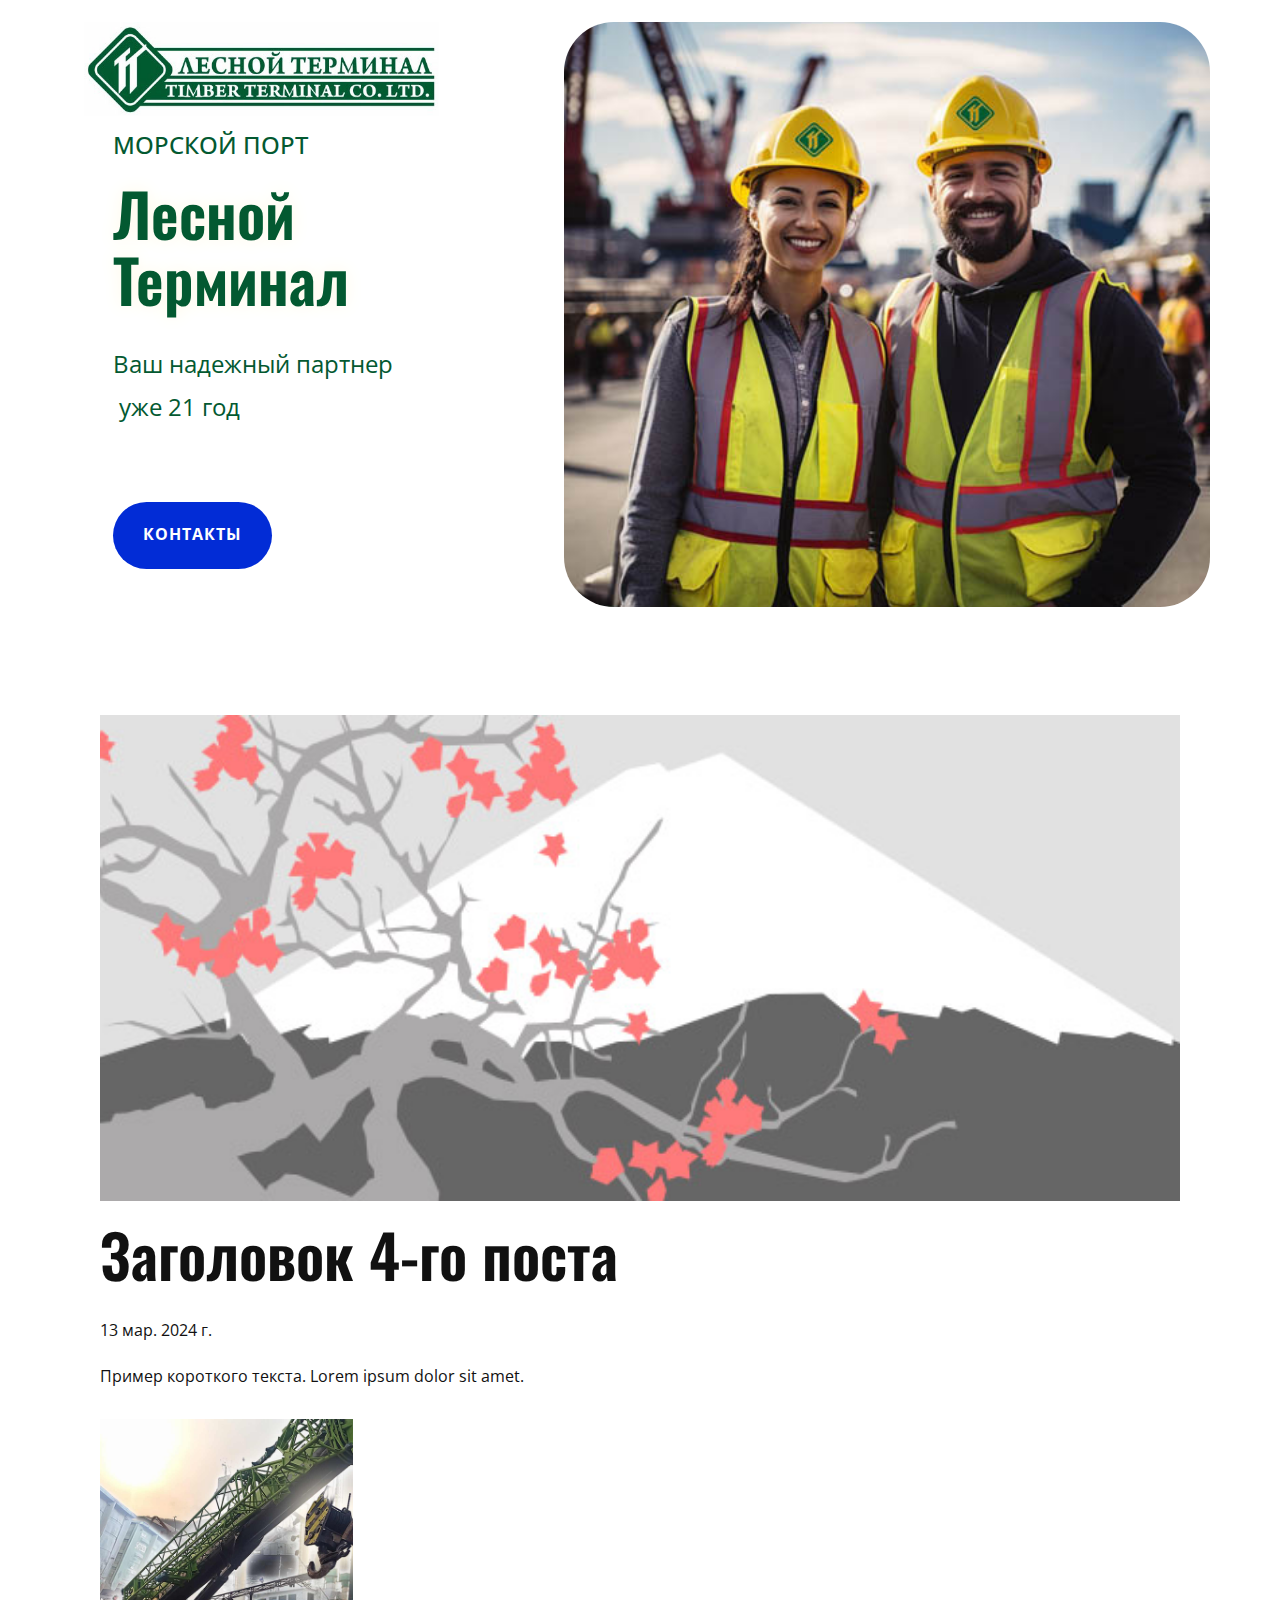
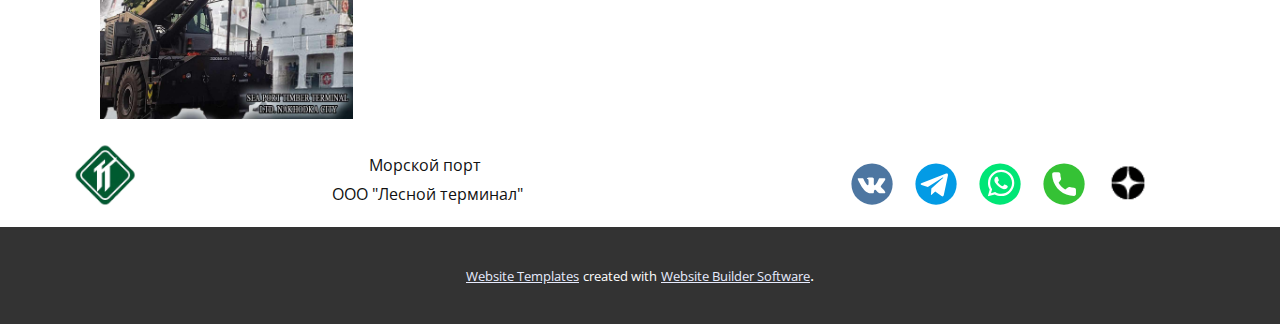
<file: blog/пост-3.html>
<!DOCTYPE html>
<html style="font-size: 16px;" lang="ru-RU"><head>
    <meta name="viewport" content="width=device-width, initial-scale=1.0">
    <meta charset="utf-8">
    <meta name="keywords" content="Заголовок 1-го поста">
    <meta name="description" content="">
    <title>Заголовок 4-го поста</title>
    <link rel="stylesheet" href="/nicepage.css" media="screen">
<link rel="stylesheet" href="/Post-Template.css" media="screen">
    <script class="u-script" type="text/javascript" src="/jquery.js" defer=""></script>
    <script class="u-script" type="text/javascript" src="/nicepage.js" defer=""></script>
    <link rel="icon" href="/images/favicon.jpg">
    <link id="u-theme-google-font" rel="stylesheet" href="/fonts.css">
    
    
    
    <script type="application/ld+json">{
		"@context": "http://schema.org",
		"@type": "Organization",
		"name": "lesnoyterminal",
		"logo": "/images/logo2.jpg",
		"sameAs": [
				"https://vk.com/timberterminal",
				"https://t.me/timber_terminal",
				"tel:+79025242375",
				"tel:+79025242375",
				"https://sites.google.com/view/timber-terminal"
		]
}</script>
    <meta name="theme-color" content="#022cd6">
  <meta data-intl-tel-input-cdn-path="intlTelInput/"></head>
  <body data-path-to-root="/" data-include-products="false" class="u-body u-xl-mode" data-lang="ru"><header class="u-clearfix u-header" id="sec-8713" data-animation-name="" data-animation-duration="0" data-animation-delay="0" data-animation-direction=""><div class="u-clearfix u-sheet u-valign-middle-lg u-valign-middle-md u-valign-middle-sm u-valign-middle-xs u-sheet-1">
        <div class="data-layout-selected u-clearfix u-expanded-width u-gutter-0 u-layout-custom-xs u-layout-wrap u-layout-wrap-1">
          <div class="u-layout">
            <div class="u-layout-row">
              <div class="u-align-left u-container-style u-layout-cell u-left-cell u-size-26 u-layout-cell-1">
                <div class="u-container-layout u-valign-top u-container-layout-1">
                  <a href="#" class="u-image u-logo u-image-1" data-image-width="554" data-image-height="146">
                    <img src="/images/logo2.jpg" class="u-logo-image u-logo-image-1">
                  </a>
                  <p class="u-text u-text-custom-color-1 u-text-1">МОРСКОЙ ПОРТ </p>
                  <h2 class="u-text u-text-custom-color-1 u-text-2">Лесной Терминал </h2>
                  <p class="u-text u-text-custom-color-1 u-text-3"> Ваш надежный партнер<br>&nbsp;уже 21 год
                  </p>
                  <a href="/Главная.html#sec-33ca" class="u-align-left u-border-none u-btn u-btn-round u-button-style u-hover-palette-1-light-1 u-radius u-text-active-white u-btn-1">контакты </a>
                </div>
              </div>
              <div class="u-container-style u-hidden-xs u-image u-image-round u-layout-cell u-radius u-right-cell u-size-34 u-image-2" data-image-width="480" data-image-height="480">
                <div class="u-container-layout u-container-layout-2"></div>
              </div>
            </div>
          </div>
        </div>
      </div></header>
    <section class="u-align-center u-clearfix u-section-1" id="sec-0726">
      <div class="u-clearfix u-sheet u-valign-middle-md u-valign-middle-sm u-valign-middle-xs u-sheet-1"><!--post_details--><!--post_details_options_json--><!--{"source":""}--><!--/post_details_options_json--><!--blog_post-->
        <div class="u-container-style u-expanded-width u-post-details u-post-details-1">
          <div class="u-container-layout u-valign-middle u-container-layout-1"><!--blog_post_image-->
            <img alt="" class="u-blog-control u-expanded-width u-image u-image-default u-image-1" src="/images/0fd3416c.jpeg"><!--/blog_post_image--><!--blog_post_header-->
            <h2 class="u-blog-control u-text u-text-1">Заголовок 4-го поста</h2><!--/blog_post_header--><!--blog_post_metadata-->
            <div class="u-blog-control u-metadata u-metadata-1"><!--blog_post_metadata_date-->
              <span class="u-meta-date u-meta-icon">13 мар. 2024 г.</span><!--/blog_post_metadata_date--><!--blog_post_metadata_category-->
              <!--/blog_post_metadata_category--><!--blog_post_metadata_comments-->
              <!--/blog_post_metadata_comments-->
            </div><!--/blog_post_metadata--><!--blog_post_content-->
            <div class="u-align-justify u-blog-control u-post-content u-text u-text-2 fr-view">
  Пример короткого текста. Lorem ipsum dolor sit amet.
  </div><!--/blog_post_content-->
            <img class="u-image u-image-default u-image-2" src="/images/VK_1280_1080_3.jpg" alt="" data-image-width="1080" data-image-height="1280">
          </div>
        </div><!--/blog_post--><!--/post_details-->
      </div>
    </section>
    
    
    
    <footer class="u-align-center-md u-align-center-sm u-align-center-xs u-clearfix u-footer" id="sec-1ec7"><div class="u-clearfix u-sheet u-sheet-1">
        <a href="http://lesnoyterminal.com" class="u-border-2 u-border-white u-image u-logo u-image-1" data-image-width="150" data-image-height="150" title="1" target="_blank">
          <img src="/images/tt_w.png" class="u-logo-image u-logo-image-1">
        </a>
        <p class="u-align-center-lg u-align-center-md u-align-center-xl u-text u-text-1">Морской порт&nbsp;<br>ООО "Лесной терминал"
        </p>
        <div class="u-align-left u-social-icons u-spacing-22 u-social-icons-1">
          <a class="u-social-url" target="_blank" data-type="VK" title="VK" href="https://vk.com/timberterminal"><span class="u-icon u-social-icon u-social-vk u-icon-1"><svg class="u-svg-link" preserveAspectRatio="xMidYMin slice" viewBox="0 0 112 112" style=""><use xmlns:xlink="http://www.w3.org/1999/xlink" xlink:href="#svg-6cfc"></use></svg><svg class="u-svg-content" viewBox="0 0 112 112" x="0" y="0" id="svg-6cfc"><circle fill="currentColor" class="st0" cx="56.1" cy="56.1" r="55"></circle><path fill="#FFFFFF" d="M88.2,80.7l-9.8,0.1c0,0-2.1,0.4-4.9-1.5c-3.7-2.5-7.2-9.1-9.9-8.2C60.9,72,61,77.9,61,77.9s0,1.3-0.6,1.9
      c-0.7,0.7-2,0.9-2,0.9H54c0,0-9.7,0.6-18.3-8.3c-9.3-9.7-17.6-29-17.6-29s-0.5-1.3,0-1.9c0.6-0.7,2.2-0.7,2.2-0.7l10.5-0.1
      c0,0,1,0.2,1.7,0.7c0.6,0.4,0.9,1.2,0.9,1.2s1.7,4.3,4,8.2c4.4,7.6,6.4,9.3,7.9,8.4c2.2-1.2,1.5-10.7,1.5-10.7s0-3.5-1.1-5
      c-0.9-1.2-2.5-1.5-3.3-1.6c-0.6-0.1,0.4-1.5,1.6-2.1c1.9-0.9,5.2-1,9.2-0.9c3.1,0,4,0.2,5.2,0.5c3.6,0.9,2.4,4.3,2.4,12.4
      c0,2.6-0.5,6.3,1.4,7.5c0.8,0.5,2.8,0.1,7.7-8.3c2.3-4,4.1-8.6,4.1-8.6s0.4-0.8,1-1.2s1.4-0.3,1.4-0.3l11.1-0.1c0,0,3.3-0.4,3.9,1.1
      c0.6,1.6-1.2,5.3-5.8,11.3c-7.4,9.9-8.3,9-2.1,14.7c5.9,5.5,7.1,8.1,7.3,8.5C93.4,80.4,88.2,80.7,88.2,80.7z"></path></svg></span>
          </a>
          <a class="u-social-url" target="_blank" data-type="Telegram" title="Telegram" href="https://t.me/timber_terminal"><span class="u-icon u-social-icon u-social-telegram u-icon-2"><svg class="u-svg-link" preserveAspectRatio="xMidYMin slice" viewBox="0 0 112 112" style=""><use xmlns:xlink="http://www.w3.org/1999/xlink" xlink:href="#svg-2644"></use></svg><svg class="u-svg-content" viewBox="0 0 112 112" x="0" y="0" id="svg-2644"><circle fill="currentColor" cx="56.1" cy="56.1" r="55"></circle><path fill="#FFFFFF" d="M18.4,53.2l64.7-24.9c3-1.1,5.6,0.7,4.7,5.3l0,0l-11,51.8c-0.8,3.7-3,4.6-6.1,2.8L53.9,75.8l-8.1,7.8
	c-0.9,0.9-1.7,1.6-3.4,1.6l1.2-17l31.1-28c1.4-1.2-0.3-1.9-2.1-0.7L34.2,63.7l-16.6-5.2C14,57.4,14,54.9,18.4,53.2L18.4,53.2z"></path></svg></span>
          </a>
          <a class="u-social-url" target="_blank" data-type="Whatsapp" title="Whatsapp" href="/tel:+79025242375"><span class="u-icon u-social-icon u-social-whatsapp u-icon-3"><svg class="u-svg-link" preserveAspectRatio="xMidYMin slice" viewBox="0 0 112 112" style=""><use xmlns:xlink="http://www.w3.org/1999/xlink" xlink:href="#svg-4399"></use></svg><svg class="u-svg-content" viewBox="0 0 112 112" x="0" y="0" id="svg-4399"><circle fill="currentColor" cx="56.1" cy="56.1" r="55"></circle><path fill="#FFFFFF" d="M83.8,28.3C77.2,21.7,68.4,18,59,18c-19.3,0-35.1,15.7-35.1,35.1c0,6.2,1.6,12.2,4.7,17.5l-5,18.2L42.2,84
	c5.1,2.8,10.9,4.3,16.8,4.3h0l0,0c19.3,0,35.1-15.7,35.1-35.1C94.1,43.8,90.5,35,83.8,28.3 M59,82.3L59,82.3
	c-5.2,0-10.4-1.4-14.9-4.1l-1.1-0.6l-11,2.9L35,69.8l-0.7-1.1c-2.9-4.6-4.5-10-4.5-15.5C29.8,37,42.9,24,59,24
	c7.8,0,15.1,3,20.6,8.6c5.5,5.5,8.5,12.8,8.5,20.6C88.2,69.2,75.1,82.3,59,82.3 M75,60.5c-0.9-0.4-5.2-2.6-6-2.9
	c-0.8-0.3-1.4-0.4-2,0.4s-2.3,2.9-2.8,3.4c-0.5,0.6-1,0.7-1.9,0.2c-0.9-0.4-3.7-1.4-7.1-4.4c-2.6-2.3-4.4-5.2-4.9-6.1
	c-0.5-0.9-0.1-1.4,0.4-1.8c0.4-0.4,0.9-1,1.3-1.5c0.4-0.5,0.6-0.9,0.9-1.5c0.3-0.6,0.1-1.1-0.1-1.5c-0.2-0.4-2-4.8-2.7-6.5
	c-0.7-1.7-1.4-1.5-2-1.5c-0.5,0-1.1,0-1.7,0c-0.6,0-1.5,0.2-2.3,1.1c-0.8,0.9-3.1,3-3.1,7.3c0,4.3,3.1,8.5,3.6,9.1
	c0.4,0.6,6.2,9.4,15,13.2c2.1,0.9,3.7,1.4,5,1.8c2.1,0.7,4,0.6,5.5,0.3c1.7-0.3,5.2-2.1,5.9-4.2c0.7-2,0.7-3.8,0.5-4.2
	C76.5,61.1,75.9,60.9,75,60.5"></path></svg></span>
          </a>
          <a class="u-social-url" target="_blank" data-type="Phone" title="Phone" href="/tel:+79025242375"><span class="u-icon u-social-icon u-social-phone u-icon-4"><svg class="u-svg-link" preserveAspectRatio="xMidYMin slice" viewBox="0 0 112 112" style=""><use xmlns:xlink="http://www.w3.org/1999/xlink" xlink:href="#svg-7787"></use></svg><svg class="u-svg-content" viewBox="0 0 112 112" x="0" y="0" id="svg-7787"><circle fill="currentColor" cx="56.1" cy="56.1" r="55"></circle><path fill="#FFFFFF" d="M82.7,66c-3.9,0-7.7-0.6-11.3-1.8c-1.8-0.6-4,0-5,1.1l-7.1,5.4c-8.3-4.4-13.4-9.5-17.7-17.7l5.2-7
	c1.4-1.4,1.8-3.3,1.3-5.2c-1.2-3.6-1.8-7.5-1.8-11.3c0-2.8-2.3-5.1-5.1-5.1H29.5c-2.8,0-5.1,2.3-5.1,5.1c0,32.2,26.2,58.4,58.4,58.4
	c2.8,0,5.1-2.3,5.1-5.1V71.1C87.8,68.3,85.6,66,82.7,66z"></path></svg></span>
          </a>
          <a class="u-social-url" target="_blank" data-type="Facebook" title="Google" href="https://sites.google.com/view/timber-terminal"><span class="u-file-icon u-icon u-social-facebook u-social-icon u-icon-5"><img src="/images/dzen.png" alt=""></span>
          </a>
        </div>
      </div></footer>
    <section class="u-backlink u-clearfix u-grey-80">
      <a class="u-link" href="https://nicepage.com/website-templates" target="_blank">
        <span>Website Templates</span>
      </a>
      <p class="u-text">
        <span>created with</span>
      </p>
      <a class="u-link" href="" target="_blank">
        <span>Website Builder Software</span>
      </a>. 
    </section>
  
</body></html>
</file>
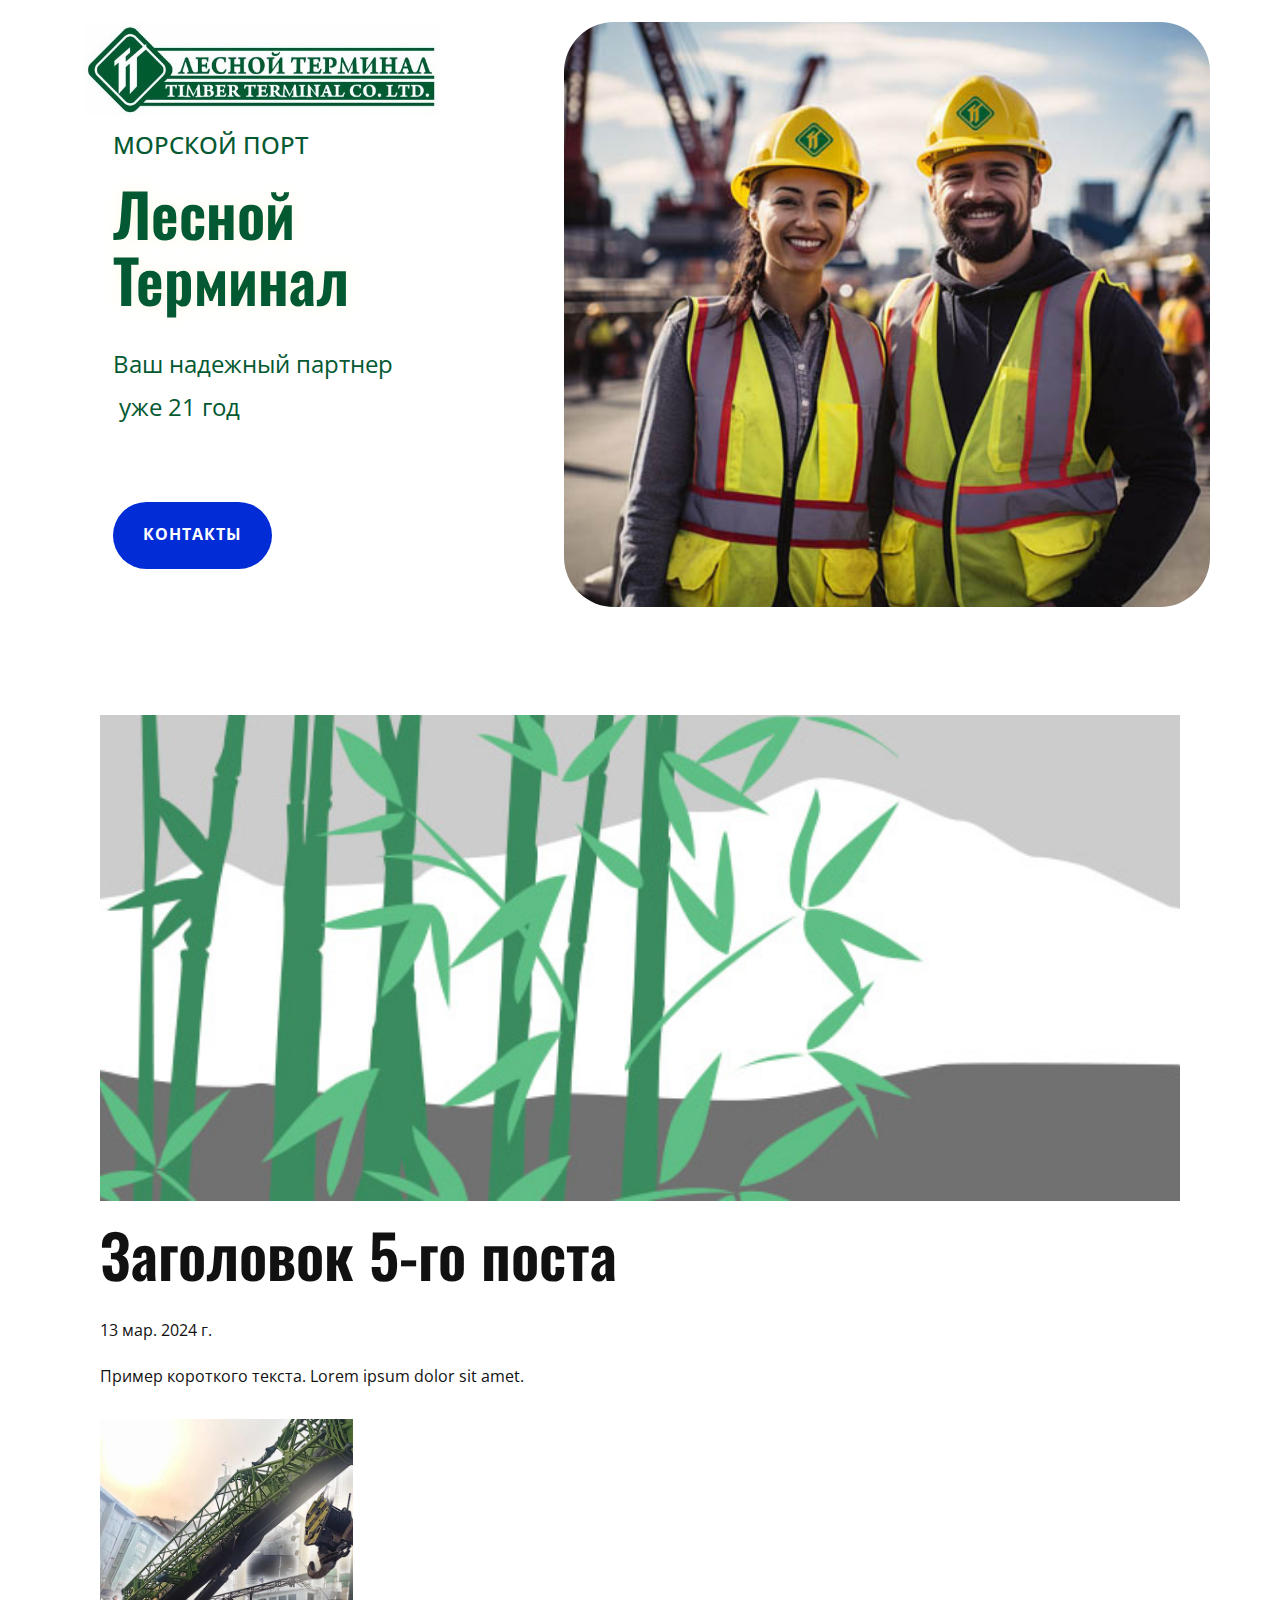
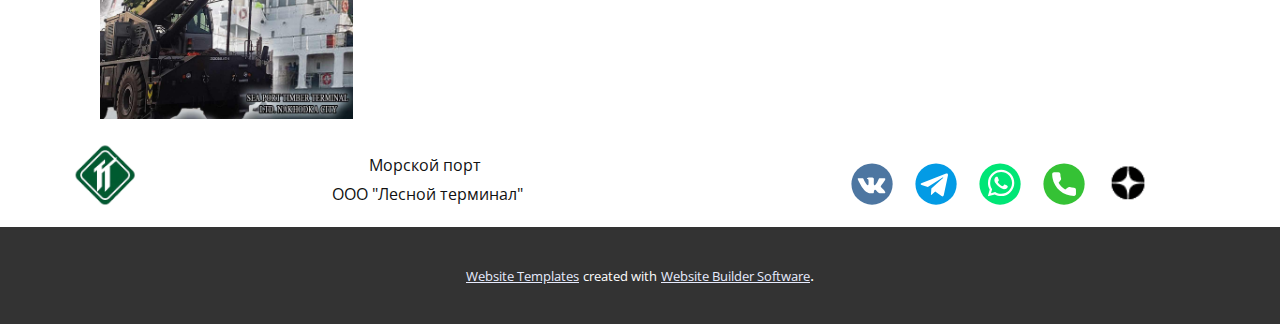
<file: blog/пост-4.html>
<!DOCTYPE html>
<html style="font-size: 16px;" lang="ru-RU"><head>
    <meta name="viewport" content="width=device-width, initial-scale=1.0">
    <meta charset="utf-8">
    <meta name="keywords" content="Заголовок 1-го поста">
    <meta name="description" content="">
    <title>Заголовок 5-го поста</title>
    <link rel="stylesheet" href="/nicepage.css" media="screen">
<link rel="stylesheet" href="/Post-Template.css" media="screen">
    <script class="u-script" type="text/javascript" src="/jquery.js" defer=""></script>
    <script class="u-script" type="text/javascript" src="/nicepage.js" defer=""></script>
    <link rel="icon" href="/images/favicon.jpg">
    <link id="u-theme-google-font" rel="stylesheet" href="/fonts.css">
    
    
    
    <script type="application/ld+json">{
		"@context": "http://schema.org",
		"@type": "Organization",
		"name": "lesnoyterminal",
		"logo": "/images/logo2.jpg",
		"sameAs": [
				"https://vk.com/timberterminal",
				"https://t.me/timber_terminal",
				"tel:+79025242375",
				"tel:+79025242375",
				"https://sites.google.com/view/timber-terminal"
		]
}</script>
    <meta name="theme-color" content="#022cd6">
  <meta data-intl-tel-input-cdn-path="intlTelInput/"></head>
  <body data-path-to-root="/" data-include-products="false" class="u-body u-xl-mode" data-lang="ru"><header class="u-clearfix u-header" id="sec-8713" data-animation-name="" data-animation-duration="0" data-animation-delay="0" data-animation-direction=""><div class="u-clearfix u-sheet u-valign-middle-lg u-valign-middle-md u-valign-middle-sm u-valign-middle-xs u-sheet-1">
        <div class="data-layout-selected u-clearfix u-expanded-width u-gutter-0 u-layout-custom-xs u-layout-wrap u-layout-wrap-1">
          <div class="u-layout">
            <div class="u-layout-row">
              <div class="u-align-left u-container-style u-layout-cell u-left-cell u-size-26 u-layout-cell-1">
                <div class="u-container-layout u-valign-top u-container-layout-1">
                  <a href="#" class="u-image u-logo u-image-1" data-image-width="554" data-image-height="146">
                    <img src="/images/logo2.jpg" class="u-logo-image u-logo-image-1">
                  </a>
                  <p class="u-text u-text-custom-color-1 u-text-1">МОРСКОЙ ПОРТ </p>
                  <h2 class="u-text u-text-custom-color-1 u-text-2">Лесной Терминал </h2>
                  <p class="u-text u-text-custom-color-1 u-text-3"> Ваш надежный партнер<br>&nbsp;уже 21 год
                  </p>
                  <a href="/Главная.html#sec-33ca" class="u-align-left u-border-none u-btn u-btn-round u-button-style u-hover-palette-1-light-1 u-radius u-text-active-white u-btn-1">контакты </a>
                </div>
              </div>
              <div class="u-container-style u-hidden-xs u-image u-image-round u-layout-cell u-radius u-right-cell u-size-34 u-image-2" data-image-width="480" data-image-height="480">
                <div class="u-container-layout u-container-layout-2"></div>
              </div>
            </div>
          </div>
        </div>
      </div></header>
    <section class="u-align-center u-clearfix u-section-1" id="sec-0726">
      <div class="u-clearfix u-sheet u-valign-middle-md u-valign-middle-sm u-valign-middle-xs u-sheet-1"><!--post_details--><!--post_details_options_json--><!--{"source":""}--><!--/post_details_options_json--><!--blog_post-->
        <div class="u-container-style u-expanded-width u-post-details u-post-details-1">
          <div class="u-container-layout u-valign-middle u-container-layout-1"><!--blog_post_image-->
            <img alt="" class="u-blog-control u-expanded-width u-image u-image-default u-image-1" src="/images/68f64b9d.jpeg"><!--/blog_post_image--><!--blog_post_header-->
            <h2 class="u-blog-control u-text u-text-1">Заголовок 5-го поста</h2><!--/blog_post_header--><!--blog_post_metadata-->
            <div class="u-blog-control u-metadata u-metadata-1"><!--blog_post_metadata_date-->
              <span class="u-meta-date u-meta-icon">13 мар. 2024 г.</span><!--/blog_post_metadata_date--><!--blog_post_metadata_category-->
              <!--/blog_post_metadata_category--><!--blog_post_metadata_comments-->
              <!--/blog_post_metadata_comments-->
            </div><!--/blog_post_metadata--><!--blog_post_content-->
            <div class="u-align-justify u-blog-control u-post-content u-text u-text-2 fr-view">
  Пример короткого текста. Lorem ipsum dolor sit amet.
  </div><!--/blog_post_content-->
            <img class="u-image u-image-default u-image-2" src="/images/VK_1280_1080_3.jpg" alt="" data-image-width="1080" data-image-height="1280">
          </div>
        </div><!--/blog_post--><!--/post_details-->
      </div>
    </section>
    
    
    
    <footer class="u-align-center-md u-align-center-sm u-align-center-xs u-clearfix u-footer" id="sec-1ec7"><div class="u-clearfix u-sheet u-sheet-1">
        <a href="http://lesnoyterminal.com" class="u-border-2 u-border-white u-image u-logo u-image-1" data-image-width="150" data-image-height="150" title="1" target="_blank">
          <img src="/images/tt_w.png" class="u-logo-image u-logo-image-1">
        </a>
        <p class="u-align-center-lg u-align-center-md u-align-center-xl u-text u-text-1">Морской порт&nbsp;<br>ООО "Лесной терминал"
        </p>
        <div class="u-align-left u-social-icons u-spacing-22 u-social-icons-1">
          <a class="u-social-url" target="_blank" data-type="VK" title="VK" href="https://vk.com/timberterminal"><span class="u-icon u-social-icon u-social-vk u-icon-1"><svg class="u-svg-link" preserveAspectRatio="xMidYMin slice" viewBox="0 0 112 112" style=""><use xmlns:xlink="http://www.w3.org/1999/xlink" xlink:href="#svg-6cfc"></use></svg><svg class="u-svg-content" viewBox="0 0 112 112" x="0" y="0" id="svg-6cfc"><circle fill="currentColor" class="st0" cx="56.1" cy="56.1" r="55"></circle><path fill="#FFFFFF" d="M88.2,80.7l-9.8,0.1c0,0-2.1,0.4-4.9-1.5c-3.7-2.5-7.2-9.1-9.9-8.2C60.9,72,61,77.9,61,77.9s0,1.3-0.6,1.9
      c-0.7,0.7-2,0.9-2,0.9H54c0,0-9.7,0.6-18.3-8.3c-9.3-9.7-17.6-29-17.6-29s-0.5-1.3,0-1.9c0.6-0.7,2.2-0.7,2.2-0.7l10.5-0.1
      c0,0,1,0.2,1.7,0.7c0.6,0.4,0.9,1.2,0.9,1.2s1.7,4.3,4,8.2c4.4,7.6,6.4,9.3,7.9,8.4c2.2-1.2,1.5-10.7,1.5-10.7s0-3.5-1.1-5
      c-0.9-1.2-2.5-1.5-3.3-1.6c-0.6-0.1,0.4-1.5,1.6-2.1c1.9-0.9,5.2-1,9.2-0.9c3.1,0,4,0.2,5.2,0.5c3.6,0.9,2.4,4.3,2.4,12.4
      c0,2.6-0.5,6.3,1.4,7.5c0.8,0.5,2.8,0.1,7.7-8.3c2.3-4,4.1-8.6,4.1-8.6s0.4-0.8,1-1.2s1.4-0.3,1.4-0.3l11.1-0.1c0,0,3.3-0.4,3.9,1.1
      c0.6,1.6-1.2,5.3-5.8,11.3c-7.4,9.9-8.3,9-2.1,14.7c5.9,5.5,7.1,8.1,7.3,8.5C93.4,80.4,88.2,80.7,88.2,80.7z"></path></svg></span>
          </a>
          <a class="u-social-url" target="_blank" data-type="Telegram" title="Telegram" href="https://t.me/timber_terminal"><span class="u-icon u-social-icon u-social-telegram u-icon-2"><svg class="u-svg-link" preserveAspectRatio="xMidYMin slice" viewBox="0 0 112 112" style=""><use xmlns:xlink="http://www.w3.org/1999/xlink" xlink:href="#svg-2644"></use></svg><svg class="u-svg-content" viewBox="0 0 112 112" x="0" y="0" id="svg-2644"><circle fill="currentColor" cx="56.1" cy="56.1" r="55"></circle><path fill="#FFFFFF" d="M18.4,53.2l64.7-24.9c3-1.1,5.6,0.7,4.7,5.3l0,0l-11,51.8c-0.8,3.7-3,4.6-6.1,2.8L53.9,75.8l-8.1,7.8
	c-0.9,0.9-1.7,1.6-3.4,1.6l1.2-17l31.1-28c1.4-1.2-0.3-1.9-2.1-0.7L34.2,63.7l-16.6-5.2C14,57.4,14,54.9,18.4,53.2L18.4,53.2z"></path></svg></span>
          </a>
          <a class="u-social-url" target="_blank" data-type="Whatsapp" title="Whatsapp" href="/tel:+79025242375"><span class="u-icon u-social-icon u-social-whatsapp u-icon-3"><svg class="u-svg-link" preserveAspectRatio="xMidYMin slice" viewBox="0 0 112 112" style=""><use xmlns:xlink="http://www.w3.org/1999/xlink" xlink:href="#svg-4399"></use></svg><svg class="u-svg-content" viewBox="0 0 112 112" x="0" y="0" id="svg-4399"><circle fill="currentColor" cx="56.1" cy="56.1" r="55"></circle><path fill="#FFFFFF" d="M83.8,28.3C77.2,21.7,68.4,18,59,18c-19.3,0-35.1,15.7-35.1,35.1c0,6.2,1.6,12.2,4.7,17.5l-5,18.2L42.2,84
	c5.1,2.8,10.9,4.3,16.8,4.3h0l0,0c19.3,0,35.1-15.7,35.1-35.1C94.1,43.8,90.5,35,83.8,28.3 M59,82.3L59,82.3
	c-5.2,0-10.4-1.4-14.9-4.1l-1.1-0.6l-11,2.9L35,69.8l-0.7-1.1c-2.9-4.6-4.5-10-4.5-15.5C29.8,37,42.9,24,59,24
	c7.8,0,15.1,3,20.6,8.6c5.5,5.5,8.5,12.8,8.5,20.6C88.2,69.2,75.1,82.3,59,82.3 M75,60.5c-0.9-0.4-5.2-2.6-6-2.9
	c-0.8-0.3-1.4-0.4-2,0.4s-2.3,2.9-2.8,3.4c-0.5,0.6-1,0.7-1.9,0.2c-0.9-0.4-3.7-1.4-7.1-4.4c-2.6-2.3-4.4-5.2-4.9-6.1
	c-0.5-0.9-0.1-1.4,0.4-1.8c0.4-0.4,0.9-1,1.3-1.5c0.4-0.5,0.6-0.9,0.9-1.5c0.3-0.6,0.1-1.1-0.1-1.5c-0.2-0.4-2-4.8-2.7-6.5
	c-0.7-1.7-1.4-1.5-2-1.5c-0.5,0-1.1,0-1.7,0c-0.6,0-1.5,0.2-2.3,1.1c-0.8,0.9-3.1,3-3.1,7.3c0,4.3,3.1,8.5,3.6,9.1
	c0.4,0.6,6.2,9.4,15,13.2c2.1,0.9,3.7,1.4,5,1.8c2.1,0.7,4,0.6,5.5,0.3c1.7-0.3,5.2-2.1,5.9-4.2c0.7-2,0.7-3.8,0.5-4.2
	C76.5,61.1,75.9,60.9,75,60.5"></path></svg></span>
          </a>
          <a class="u-social-url" target="_blank" data-type="Phone" title="Phone" href="/tel:+79025242375"><span class="u-icon u-social-icon u-social-phone u-icon-4"><svg class="u-svg-link" preserveAspectRatio="xMidYMin slice" viewBox="0 0 112 112" style=""><use xmlns:xlink="http://www.w3.org/1999/xlink" xlink:href="#svg-7787"></use></svg><svg class="u-svg-content" viewBox="0 0 112 112" x="0" y="0" id="svg-7787"><circle fill="currentColor" cx="56.1" cy="56.1" r="55"></circle><path fill="#FFFFFF" d="M82.7,66c-3.9,0-7.7-0.6-11.3-1.8c-1.8-0.6-4,0-5,1.1l-7.1,5.4c-8.3-4.4-13.4-9.5-17.7-17.7l5.2-7
	c1.4-1.4,1.8-3.3,1.3-5.2c-1.2-3.6-1.8-7.5-1.8-11.3c0-2.8-2.3-5.1-5.1-5.1H29.5c-2.8,0-5.1,2.3-5.1,5.1c0,32.2,26.2,58.4,58.4,58.4
	c2.8,0,5.1-2.3,5.1-5.1V71.1C87.8,68.3,85.6,66,82.7,66z"></path></svg></span>
          </a>
          <a class="u-social-url" target="_blank" data-type="Facebook" title="Google" href="https://sites.google.com/view/timber-terminal"><span class="u-file-icon u-icon u-social-facebook u-social-icon u-icon-5"><img src="/images/dzen.png" alt=""></span>
          </a>
        </div>
      </div></footer>
    <section class="u-backlink u-clearfix u-grey-80">
      <a class="u-link" href="https://nicepage.com/website-templates" target="_blank">
        <span>Website Templates</span>
      </a>
      <p class="u-text">
        <span>created with</span>
      </p>
      <a class="u-link" href="" target="_blank">
        <span>Website Builder Software</span>
      </a>. 
    </section>
  
</body></html>
</file>
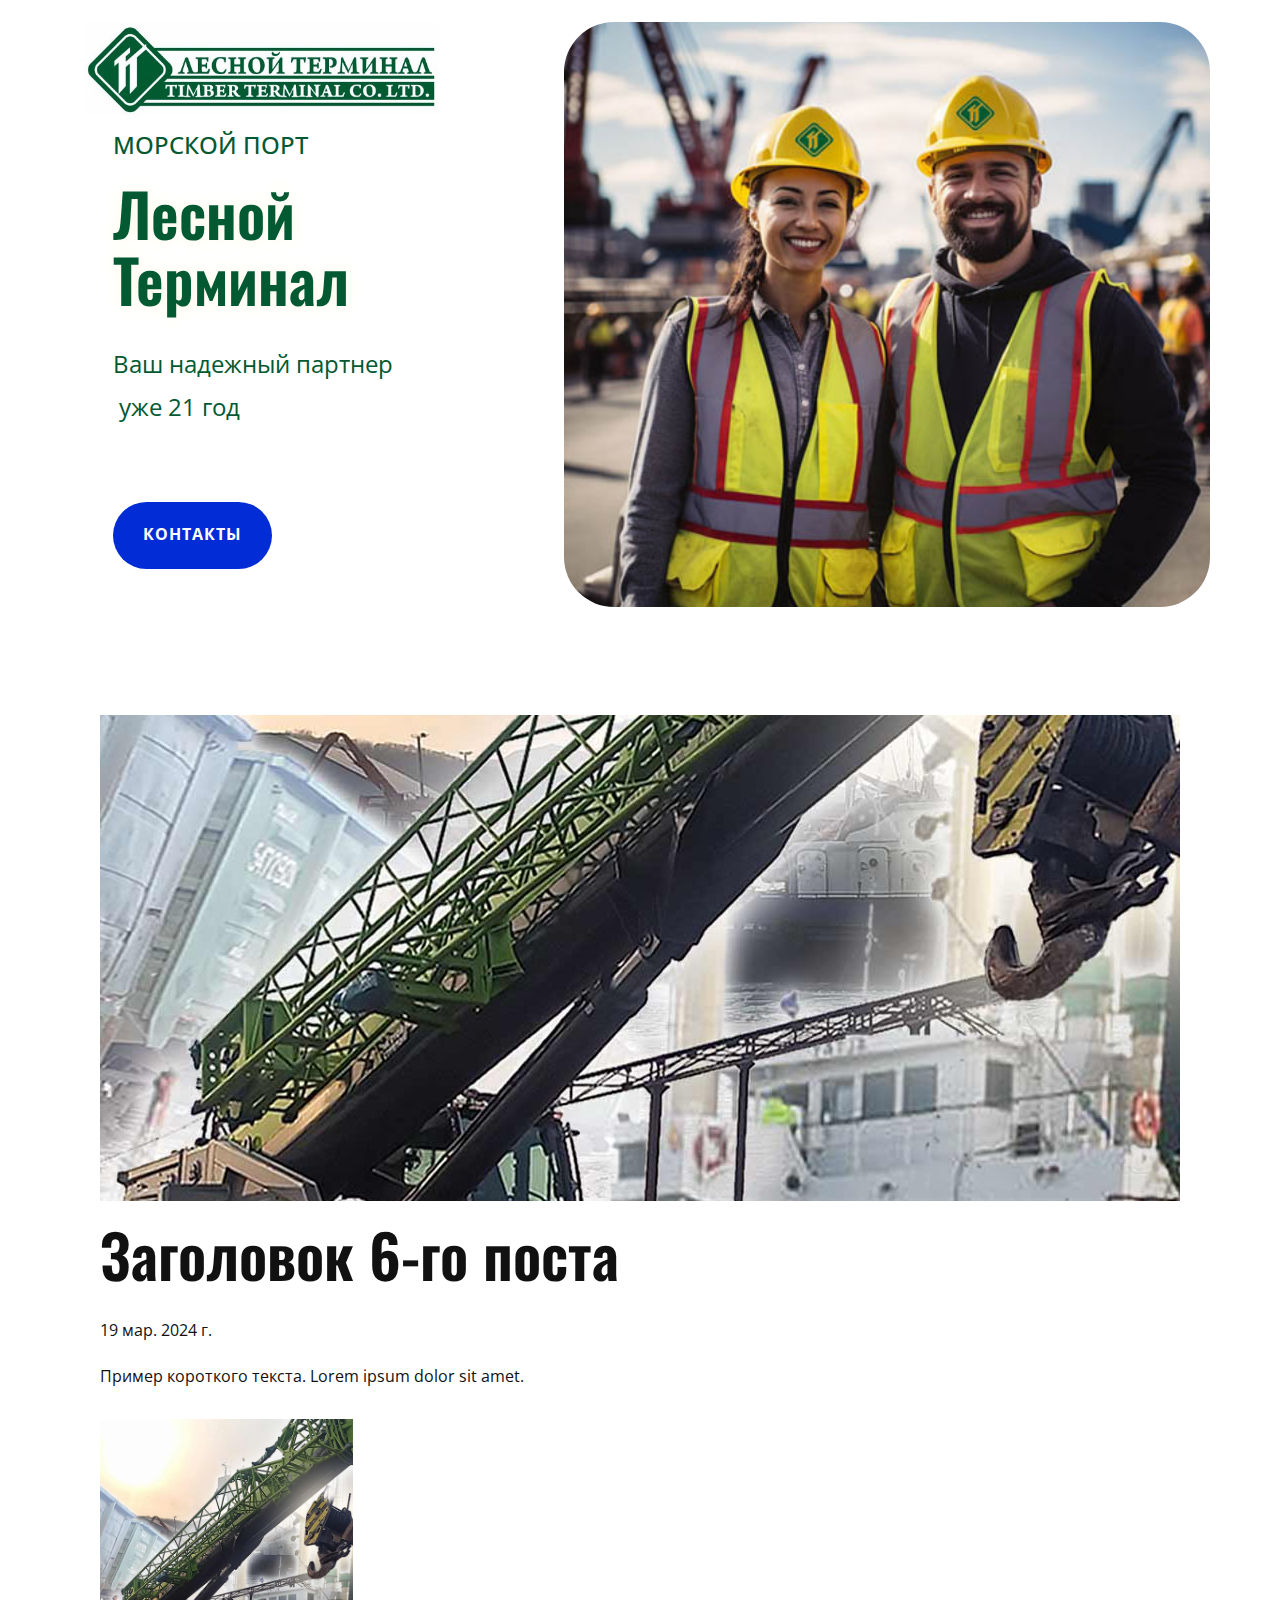
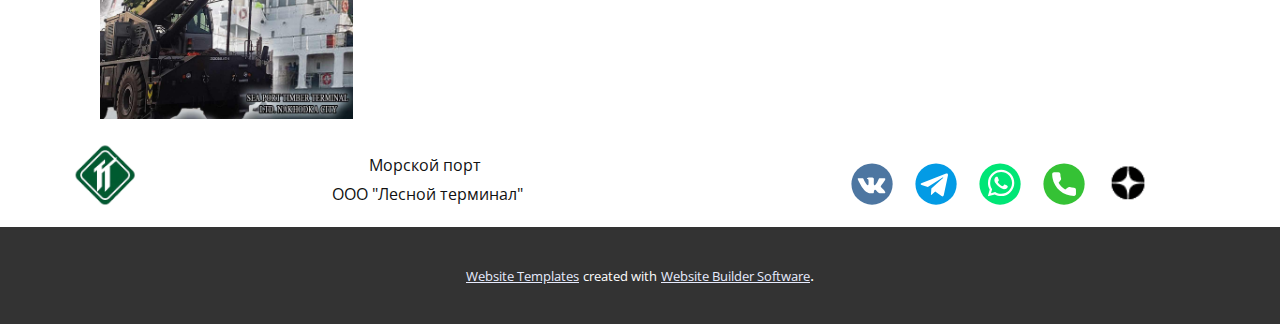
<file: blog/пост-5.html>
<!DOCTYPE html>
<html style="font-size: 16px;" lang="ru-RU"><head>
    <meta name="viewport" content="width=device-width, initial-scale=1.0">
    <meta charset="utf-8">
    <meta name="keywords" content="Заголовок 1-го поста">
    <meta name="description" content="">
    <title>Заголовок 6-го поста</title>
    <link rel="stylesheet" href="/nicepage.css" media="screen">
<link rel="stylesheet" href="/Post-Template.css" media="screen">
    <script class="u-script" type="text/javascript" src="/jquery.js" defer=""></script>
    <script class="u-script" type="text/javascript" src="/nicepage.js" defer=""></script>
    <link rel="icon" href="/images/favicon.jpg">
    <link id="u-theme-google-font" rel="stylesheet" href="/fonts.css">
    
    
    
    <script type="application/ld+json">{
		"@context": "http://schema.org",
		"@type": "Organization",
		"name": "lesnoyterminal",
		"logo": "/images/logo2.jpg",
		"sameAs": [
				"https://vk.com/timberterminal",
				"https://t.me/timber_terminal",
				"tel:+79025242375",
				"tel:+79025242375",
				"https://sites.google.com/view/timber-terminal"
		]
}</script>
    <meta name="theme-color" content="#022cd6">
  <meta data-intl-tel-input-cdn-path="intlTelInput/"></head>
  <body data-path-to-root="/" data-include-products="false" class="u-body u-xl-mode" data-lang="ru"><header class="u-clearfix u-header" id="sec-8713" data-animation-name="" data-animation-duration="0" data-animation-delay="0" data-animation-direction=""><div class="u-clearfix u-sheet u-valign-middle-lg u-valign-middle-md u-valign-middle-sm u-valign-middle-xs u-sheet-1">
        <div class="data-layout-selected u-clearfix u-expanded-width u-gutter-0 u-layout-custom-xs u-layout-wrap u-layout-wrap-1">
          <div class="u-layout">
            <div class="u-layout-row">
              <div class="u-align-left u-container-style u-layout-cell u-left-cell u-size-26 u-layout-cell-1">
                <div class="u-container-layout u-valign-top u-container-layout-1">
                  <a href="#" class="u-image u-logo u-image-1" data-image-width="554" data-image-height="146">
                    <img src="/images/logo2.jpg" class="u-logo-image u-logo-image-1">
                  </a>
                  <p class="u-text u-text-custom-color-1 u-text-1">МОРСКОЙ ПОРТ </p>
                  <h2 class="u-text u-text-custom-color-1 u-text-2">Лесной Терминал </h2>
                  <p class="u-text u-text-custom-color-1 u-text-3"> Ваш надежный партнер<br>&nbsp;уже 21 год
                  </p>
                  <a href="/Главная.html#sec-33ca" class="u-align-left u-border-none u-btn u-btn-round u-button-style u-hover-palette-1-light-1 u-radius u-text-active-white u-btn-1">контакты </a>
                </div>
              </div>
              <div class="u-container-style u-hidden-xs u-image u-image-round u-layout-cell u-radius u-right-cell u-size-34 u-image-2" data-image-width="480" data-image-height="480">
                <div class="u-container-layout u-container-layout-2"></div>
              </div>
            </div>
          </div>
        </div>
      </div></header>
    <section class="u-align-center u-clearfix u-section-1" id="sec-0726">
      <div class="u-clearfix u-sheet u-valign-middle-md u-valign-middle-sm u-valign-middle-xs u-sheet-1"><!--post_details--><!--post_details_options_json--><!--{"source":""}--><!--/post_details_options_json--><!--blog_post-->
        <div class="u-container-style u-expanded-width u-post-details u-post-details-1">
          <div class="u-container-layout u-valign-middle u-container-layout-1"><!--blog_post_image-->
            <img alt="" class="u-blog-control u-expanded-width u-image u-image-default u-image-1" src="/images/VK_1280_1080_3.jpg"><!--/blog_post_image--><!--blog_post_header-->
            <h2 class="u-blog-control u-text u-text-1">Заголовок 6-го поста</h2><!--/blog_post_header--><!--blog_post_metadata-->
            <div class="u-blog-control u-metadata u-metadata-1"><!--blog_post_metadata_date-->
              <span class="u-meta-date u-meta-icon">19 мар. 2024 г.</span><!--/blog_post_metadata_date--><!--blog_post_metadata_category-->
              <!--/blog_post_metadata_category--><!--blog_post_metadata_comments-->
              <!--/blog_post_metadata_comments-->
            </div><!--/blog_post_metadata--><!--blog_post_content-->
            <div class="u-align-justify u-blog-control u-post-content u-text u-text-2 fr-view">
  Пример короткого текста. Lorem ipsum dolor sit amet.
  </div><!--/blog_post_content-->
            <img class="u-image u-image-default u-image-2" src="/images/VK_1280_1080_3.jpg" alt="" data-image-width="1080" data-image-height="1280">
          </div>
        </div><!--/blog_post--><!--/post_details-->
      </div>
    </section>
    
    
    
    <footer class="u-align-center-md u-align-center-sm u-align-center-xs u-clearfix u-footer" id="sec-1ec7"><div class="u-clearfix u-sheet u-sheet-1">
        <a href="http://lesnoyterminal.com" class="u-border-2 u-border-white u-image u-logo u-image-1" data-image-width="150" data-image-height="150" title="1" target="_blank">
          <img src="/images/tt_w.png" class="u-logo-image u-logo-image-1">
        </a>
        <p class="u-align-center-lg u-align-center-md u-align-center-xl u-text u-text-1">Морской порт&nbsp;<br>ООО "Лесной терминал"
        </p>
        <div class="u-align-left u-social-icons u-spacing-22 u-social-icons-1">
          <a class="u-social-url" target="_blank" data-type="VK" title="VK" href="https://vk.com/timberterminal"><span class="u-icon u-social-icon u-social-vk u-icon-1"><svg class="u-svg-link" preserveAspectRatio="xMidYMin slice" viewBox="0 0 112 112" style=""><use xmlns:xlink="http://www.w3.org/1999/xlink" xlink:href="#svg-6cfc"></use></svg><svg class="u-svg-content" viewBox="0 0 112 112" x="0" y="0" id="svg-6cfc"><circle fill="currentColor" class="st0" cx="56.1" cy="56.1" r="55"></circle><path fill="#FFFFFF" d="M88.2,80.7l-9.8,0.1c0,0-2.1,0.4-4.9-1.5c-3.7-2.5-7.2-9.1-9.9-8.2C60.9,72,61,77.9,61,77.9s0,1.3-0.6,1.9
      c-0.7,0.7-2,0.9-2,0.9H54c0,0-9.7,0.6-18.3-8.3c-9.3-9.7-17.6-29-17.6-29s-0.5-1.3,0-1.9c0.6-0.7,2.2-0.7,2.2-0.7l10.5-0.1
      c0,0,1,0.2,1.7,0.7c0.6,0.4,0.9,1.2,0.9,1.2s1.7,4.3,4,8.2c4.4,7.6,6.4,9.3,7.9,8.4c2.2-1.2,1.5-10.7,1.5-10.7s0-3.5-1.1-5
      c-0.9-1.2-2.5-1.5-3.3-1.6c-0.6-0.1,0.4-1.5,1.6-2.1c1.9-0.9,5.2-1,9.2-0.9c3.1,0,4,0.2,5.2,0.5c3.6,0.9,2.4,4.3,2.4,12.4
      c0,2.6-0.5,6.3,1.4,7.5c0.8,0.5,2.8,0.1,7.7-8.3c2.3-4,4.1-8.6,4.1-8.6s0.4-0.8,1-1.2s1.4-0.3,1.4-0.3l11.1-0.1c0,0,3.3-0.4,3.9,1.1
      c0.6,1.6-1.2,5.3-5.8,11.3c-7.4,9.9-8.3,9-2.1,14.7c5.9,5.5,7.1,8.1,7.3,8.5C93.4,80.4,88.2,80.7,88.2,80.7z"></path></svg></span>
          </a>
          <a class="u-social-url" target="_blank" data-type="Telegram" title="Telegram" href="https://t.me/timber_terminal"><span class="u-icon u-social-icon u-social-telegram u-icon-2"><svg class="u-svg-link" preserveAspectRatio="xMidYMin slice" viewBox="0 0 112 112" style=""><use xmlns:xlink="http://www.w3.org/1999/xlink" xlink:href="#svg-2644"></use></svg><svg class="u-svg-content" viewBox="0 0 112 112" x="0" y="0" id="svg-2644"><circle fill="currentColor" cx="56.1" cy="56.1" r="55"></circle><path fill="#FFFFFF" d="M18.4,53.2l64.7-24.9c3-1.1,5.6,0.7,4.7,5.3l0,0l-11,51.8c-0.8,3.7-3,4.6-6.1,2.8L53.9,75.8l-8.1,7.8
	c-0.9,0.9-1.7,1.6-3.4,1.6l1.2-17l31.1-28c1.4-1.2-0.3-1.9-2.1-0.7L34.2,63.7l-16.6-5.2C14,57.4,14,54.9,18.4,53.2L18.4,53.2z"></path></svg></span>
          </a>
          <a class="u-social-url" target="_blank" data-type="Whatsapp" title="Whatsapp" href="/tel:+79025242375"><span class="u-icon u-social-icon u-social-whatsapp u-icon-3"><svg class="u-svg-link" preserveAspectRatio="xMidYMin slice" viewBox="0 0 112 112" style=""><use xmlns:xlink="http://www.w3.org/1999/xlink" xlink:href="#svg-4399"></use></svg><svg class="u-svg-content" viewBox="0 0 112 112" x="0" y="0" id="svg-4399"><circle fill="currentColor" cx="56.1" cy="56.1" r="55"></circle><path fill="#FFFFFF" d="M83.8,28.3C77.2,21.7,68.4,18,59,18c-19.3,0-35.1,15.7-35.1,35.1c0,6.2,1.6,12.2,4.7,17.5l-5,18.2L42.2,84
	c5.1,2.8,10.9,4.3,16.8,4.3h0l0,0c19.3,0,35.1-15.7,35.1-35.1C94.1,43.8,90.5,35,83.8,28.3 M59,82.3L59,82.3
	c-5.2,0-10.4-1.4-14.9-4.1l-1.1-0.6l-11,2.9L35,69.8l-0.7-1.1c-2.9-4.6-4.5-10-4.5-15.5C29.8,37,42.9,24,59,24
	c7.8,0,15.1,3,20.6,8.6c5.5,5.5,8.5,12.8,8.5,20.6C88.2,69.2,75.1,82.3,59,82.3 M75,60.5c-0.9-0.4-5.2-2.6-6-2.9
	c-0.8-0.3-1.4-0.4-2,0.4s-2.3,2.9-2.8,3.4c-0.5,0.6-1,0.7-1.9,0.2c-0.9-0.4-3.7-1.4-7.1-4.4c-2.6-2.3-4.4-5.2-4.9-6.1
	c-0.5-0.9-0.1-1.4,0.4-1.8c0.4-0.4,0.9-1,1.3-1.5c0.4-0.5,0.6-0.9,0.9-1.5c0.3-0.6,0.1-1.1-0.1-1.5c-0.2-0.4-2-4.8-2.7-6.5
	c-0.7-1.7-1.4-1.5-2-1.5c-0.5,0-1.1,0-1.7,0c-0.6,0-1.5,0.2-2.3,1.1c-0.8,0.9-3.1,3-3.1,7.3c0,4.3,3.1,8.5,3.6,9.1
	c0.4,0.6,6.2,9.4,15,13.2c2.1,0.9,3.7,1.4,5,1.8c2.1,0.7,4,0.6,5.5,0.3c1.7-0.3,5.2-2.1,5.9-4.2c0.7-2,0.7-3.8,0.5-4.2
	C76.5,61.1,75.9,60.9,75,60.5"></path></svg></span>
          </a>
          <a class="u-social-url" target="_blank" data-type="Phone" title="Phone" href="/tel:+79025242375"><span class="u-icon u-social-icon u-social-phone u-icon-4"><svg class="u-svg-link" preserveAspectRatio="xMidYMin slice" viewBox="0 0 112 112" style=""><use xmlns:xlink="http://www.w3.org/1999/xlink" xlink:href="#svg-7787"></use></svg><svg class="u-svg-content" viewBox="0 0 112 112" x="0" y="0" id="svg-7787"><circle fill="currentColor" cx="56.1" cy="56.1" r="55"></circle><path fill="#FFFFFF" d="M82.7,66c-3.9,0-7.7-0.6-11.3-1.8c-1.8-0.6-4,0-5,1.1l-7.1,5.4c-8.3-4.4-13.4-9.5-17.7-17.7l5.2-7
	c1.4-1.4,1.8-3.3,1.3-5.2c-1.2-3.6-1.8-7.5-1.8-11.3c0-2.8-2.3-5.1-5.1-5.1H29.5c-2.8,0-5.1,2.3-5.1,5.1c0,32.2,26.2,58.4,58.4,58.4
	c2.8,0,5.1-2.3,5.1-5.1V71.1C87.8,68.3,85.6,66,82.7,66z"></path></svg></span>
          </a>
          <a class="u-social-url" target="_blank" data-type="Facebook" title="Google" href="https://sites.google.com/view/timber-terminal"><span class="u-file-icon u-icon u-social-facebook u-social-icon u-icon-5"><img src="/images/dzen.png" alt=""></span>
          </a>
        </div>
      </div></footer>
    <section class="u-backlink u-clearfix u-grey-80">
      <a class="u-link" href="https://nicepage.com/website-templates" target="_blank">
        <span>Website Templates</span>
      </a>
      <p class="u-text">
        <span>created with</span>
      </p>
      <a class="u-link" href="" target="_blank">
        <span>Website Builder Software</span>
      </a>. 
    </section>
  
</body></html>
</file>
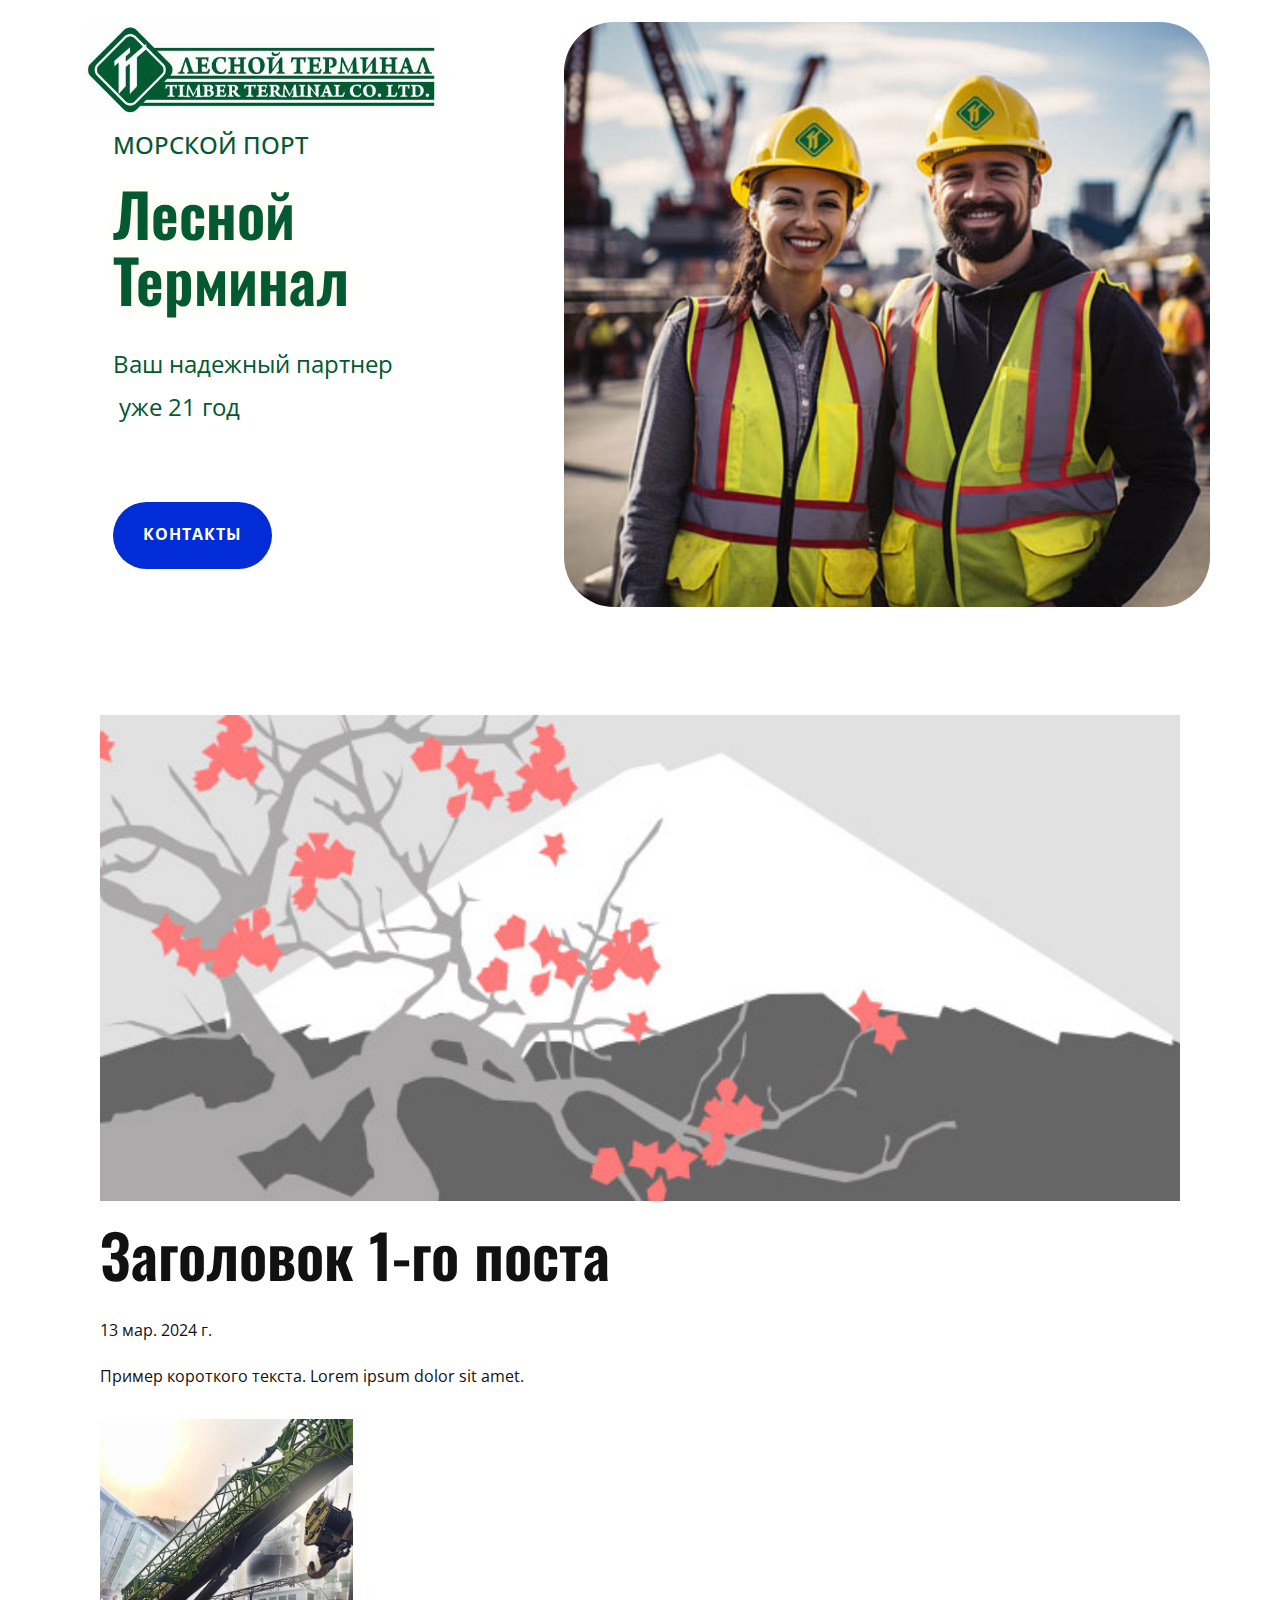
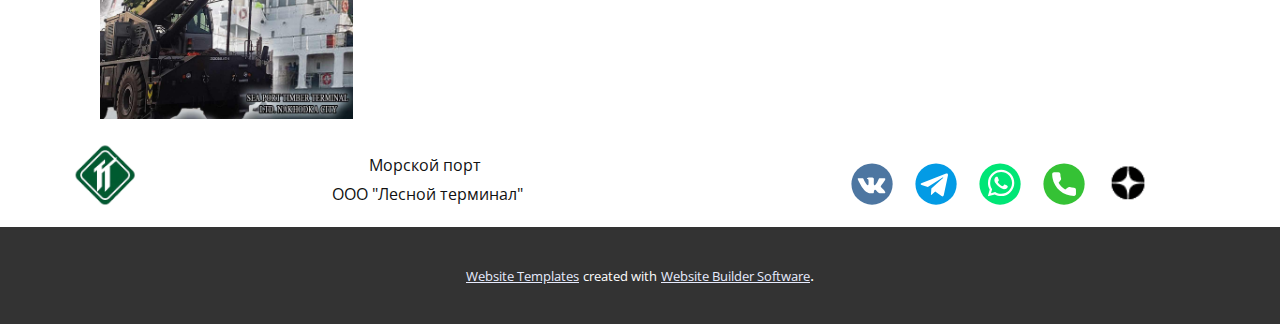
<file: blog/пост.html>
<!DOCTYPE html>
<html style="font-size: 16px;" lang="ru-RU"><head>
    <meta name="viewport" content="width=device-width, initial-scale=1.0">
    <meta charset="utf-8">
    <meta name="keywords" content="Заголовок 1-го поста">
    <meta name="description" content="">
    <title>Заголовок 1-го поста</title>
    <link rel="stylesheet" href="/nicepage.css" media="screen">
<link rel="stylesheet" href="/Post-Template.css" media="screen">
    <script class="u-script" type="text/javascript" src="/jquery.js" defer=""></script>
    <script class="u-script" type="text/javascript" src="/nicepage.js" defer=""></script>
    <link rel="icon" href="/images/favicon.jpg">
    <link id="u-theme-google-font" rel="stylesheet" href="/fonts.css">
    
    
    
    <script type="application/ld+json">{
		"@context": "http://schema.org",
		"@type": "Organization",
		"name": "lesnoyterminal",
		"logo": "/images/logo2.jpg",
		"sameAs": [
				"https://vk.com/timberterminal",
				"https://t.me/timber_terminal",
				"tel:+79025242375",
				"tel:+79025242375",
				"https://sites.google.com/view/timber-terminal"
		]
}</script>
    <meta name="theme-color" content="#022cd6">
  <meta data-intl-tel-input-cdn-path="intlTelInput/"></head>
  <body data-path-to-root="/" data-include-products="false" class="u-body u-xl-mode" data-lang="ru"><header class="u-clearfix u-header" id="sec-8713" data-animation-name="" data-animation-duration="0" data-animation-delay="0" data-animation-direction=""><div class="u-clearfix u-sheet u-valign-middle-lg u-valign-middle-md u-valign-middle-sm u-valign-middle-xs u-sheet-1">
        <div class="data-layout-selected u-clearfix u-expanded-width u-gutter-0 u-layout-custom-xs u-layout-wrap u-layout-wrap-1">
          <div class="u-layout">
            <div class="u-layout-row">
              <div class="u-align-left u-container-style u-layout-cell u-left-cell u-size-26 u-layout-cell-1">
                <div class="u-container-layout u-valign-top u-container-layout-1">
                  <a href="#" class="u-image u-logo u-image-1" data-image-width="554" data-image-height="146">
                    <img src="/images/logo2.jpg" class="u-logo-image u-logo-image-1">
                  </a>
                  <p class="u-text u-text-custom-color-1 u-text-1">МОРСКОЙ ПОРТ </p>
                  <h2 class="u-text u-text-custom-color-1 u-text-2">Лесной Терминал </h2>
                  <p class="u-text u-text-custom-color-1 u-text-3"> Ваш надежный партнер<br>&nbsp;уже 21 год
                  </p>
                  <a href="/Главная.html#sec-33ca" class="u-align-left u-border-none u-btn u-btn-round u-button-style u-hover-palette-1-light-1 u-radius u-text-active-white u-btn-1">контакты </a>
                </div>
              </div>
              <div class="u-container-style u-hidden-xs u-image u-image-round u-layout-cell u-radius u-right-cell u-size-34 u-image-2" data-image-width="480" data-image-height="480">
                <div class="u-container-layout u-container-layout-2"></div>
              </div>
            </div>
          </div>
        </div>
      </div></header>
    <section class="u-align-center u-clearfix u-section-1" id="sec-0726">
      <div class="u-clearfix u-sheet u-valign-middle-md u-valign-middle-sm u-valign-middle-xs u-sheet-1"><!--post_details--><!--post_details_options_json--><!--{"source":""}--><!--/post_details_options_json--><!--blog_post-->
        <div class="u-container-style u-expanded-width u-post-details u-post-details-1">
          <div class="u-container-layout u-valign-middle u-container-layout-1"><!--blog_post_image-->
            <img alt="" class="u-blog-control u-expanded-width u-image u-image-default u-image-1" src="/images/0fd3416c.jpeg"><!--/blog_post_image--><!--blog_post_header-->
            <h2 class="u-blog-control u-text u-text-1">Заголовок 1-го поста</h2><!--/blog_post_header--><!--blog_post_metadata-->
            <div class="u-blog-control u-metadata u-metadata-1"><!--blog_post_metadata_date-->
              <span class="u-meta-date u-meta-icon">13 мар. 2024 г.</span><!--/blog_post_metadata_date--><!--blog_post_metadata_category-->
              <!--/blog_post_metadata_category--><!--blog_post_metadata_comments-->
              <!--/blog_post_metadata_comments-->
            </div><!--/blog_post_metadata--><!--blog_post_content-->
            <div class="u-align-justify u-blog-control u-post-content u-text u-text-2 fr-view">
  Пример короткого текста. Lorem ipsum dolor sit amet.
  </div><!--/blog_post_content-->
            <img class="u-image u-image-default u-image-2" src="/images/VK_1280_1080_3.jpg" alt="" data-image-width="1080" data-image-height="1280">
          </div>
        </div><!--/blog_post--><!--/post_details-->
      </div>
    </section>
    
    
    
    <footer class="u-align-center-md u-align-center-sm u-align-center-xs u-clearfix u-footer" id="sec-1ec7"><div class="u-clearfix u-sheet u-sheet-1">
        <a href="http://lesnoyterminal.com" class="u-border-2 u-border-white u-image u-logo u-image-1" data-image-width="150" data-image-height="150" title="1" target="_blank">
          <img src="/images/tt_w.png" class="u-logo-image u-logo-image-1">
        </a>
        <p class="u-align-center-lg u-align-center-md u-align-center-xl u-text u-text-1">Морской порт&nbsp;<br>ООО "Лесной терминал"
        </p>
        <div class="u-align-left u-social-icons u-spacing-22 u-social-icons-1">
          <a class="u-social-url" target="_blank" data-type="VK" title="VK" href="https://vk.com/timberterminal"><span class="u-icon u-social-icon u-social-vk u-icon-1"><svg class="u-svg-link" preserveAspectRatio="xMidYMin slice" viewBox="0 0 112 112" style=""><use xmlns:xlink="http://www.w3.org/1999/xlink" xlink:href="#svg-6cfc"></use></svg><svg class="u-svg-content" viewBox="0 0 112 112" x="0" y="0" id="svg-6cfc"><circle fill="currentColor" class="st0" cx="56.1" cy="56.1" r="55"></circle><path fill="#FFFFFF" d="M88.2,80.7l-9.8,0.1c0,0-2.1,0.4-4.9-1.5c-3.7-2.5-7.2-9.1-9.9-8.2C60.9,72,61,77.9,61,77.9s0,1.3-0.6,1.9
      c-0.7,0.7-2,0.9-2,0.9H54c0,0-9.7,0.6-18.3-8.3c-9.3-9.7-17.6-29-17.6-29s-0.5-1.3,0-1.9c0.6-0.7,2.2-0.7,2.2-0.7l10.5-0.1
      c0,0,1,0.2,1.7,0.7c0.6,0.4,0.9,1.2,0.9,1.2s1.7,4.3,4,8.2c4.4,7.6,6.4,9.3,7.9,8.4c2.2-1.2,1.5-10.7,1.5-10.7s0-3.5-1.1-5
      c-0.9-1.2-2.5-1.5-3.3-1.6c-0.6-0.1,0.4-1.5,1.6-2.1c1.9-0.9,5.2-1,9.2-0.9c3.1,0,4,0.2,5.2,0.5c3.6,0.9,2.4,4.3,2.4,12.4
      c0,2.6-0.5,6.3,1.4,7.5c0.8,0.5,2.8,0.1,7.7-8.3c2.3-4,4.1-8.6,4.1-8.6s0.4-0.8,1-1.2s1.4-0.3,1.4-0.3l11.1-0.1c0,0,3.3-0.4,3.9,1.1
      c0.6,1.6-1.2,5.3-5.8,11.3c-7.4,9.9-8.3,9-2.1,14.7c5.9,5.5,7.1,8.1,7.3,8.5C93.4,80.4,88.2,80.7,88.2,80.7z"></path></svg></span>
          </a>
          <a class="u-social-url" target="_blank" data-type="Telegram" title="Telegram" href="https://t.me/timber_terminal"><span class="u-icon u-social-icon u-social-telegram u-icon-2"><svg class="u-svg-link" preserveAspectRatio="xMidYMin slice" viewBox="0 0 112 112" style=""><use xmlns:xlink="http://www.w3.org/1999/xlink" xlink:href="#svg-2644"></use></svg><svg class="u-svg-content" viewBox="0 0 112 112" x="0" y="0" id="svg-2644"><circle fill="currentColor" cx="56.1" cy="56.1" r="55"></circle><path fill="#FFFFFF" d="M18.4,53.2l64.7-24.9c3-1.1,5.6,0.7,4.7,5.3l0,0l-11,51.8c-0.8,3.7-3,4.6-6.1,2.8L53.9,75.8l-8.1,7.8
	c-0.9,0.9-1.7,1.6-3.4,1.6l1.2-17l31.1-28c1.4-1.2-0.3-1.9-2.1-0.7L34.2,63.7l-16.6-5.2C14,57.4,14,54.9,18.4,53.2L18.4,53.2z"></path></svg></span>
          </a>
          <a class="u-social-url" target="_blank" data-type="Whatsapp" title="Whatsapp" href="/tel:+79025242375"><span class="u-icon u-social-icon u-social-whatsapp u-icon-3"><svg class="u-svg-link" preserveAspectRatio="xMidYMin slice" viewBox="0 0 112 112" style=""><use xmlns:xlink="http://www.w3.org/1999/xlink" xlink:href="#svg-4399"></use></svg><svg class="u-svg-content" viewBox="0 0 112 112" x="0" y="0" id="svg-4399"><circle fill="currentColor" cx="56.1" cy="56.1" r="55"></circle><path fill="#FFFFFF" d="M83.8,28.3C77.2,21.7,68.4,18,59,18c-19.3,0-35.1,15.7-35.1,35.1c0,6.2,1.6,12.2,4.7,17.5l-5,18.2L42.2,84
	c5.1,2.8,10.9,4.3,16.8,4.3h0l0,0c19.3,0,35.1-15.7,35.1-35.1C94.1,43.8,90.5,35,83.8,28.3 M59,82.3L59,82.3
	c-5.2,0-10.4-1.4-14.9-4.1l-1.1-0.6l-11,2.9L35,69.8l-0.7-1.1c-2.9-4.6-4.5-10-4.5-15.5C29.8,37,42.9,24,59,24
	c7.8,0,15.1,3,20.6,8.6c5.5,5.5,8.5,12.8,8.5,20.6C88.2,69.2,75.1,82.3,59,82.3 M75,60.5c-0.9-0.4-5.2-2.6-6-2.9
	c-0.8-0.3-1.4-0.4-2,0.4s-2.3,2.9-2.8,3.4c-0.5,0.6-1,0.7-1.9,0.2c-0.9-0.4-3.7-1.4-7.1-4.4c-2.6-2.3-4.4-5.2-4.9-6.1
	c-0.5-0.9-0.1-1.4,0.4-1.8c0.4-0.4,0.9-1,1.3-1.5c0.4-0.5,0.6-0.9,0.9-1.5c0.3-0.6,0.1-1.1-0.1-1.5c-0.2-0.4-2-4.8-2.7-6.5
	c-0.7-1.7-1.4-1.5-2-1.5c-0.5,0-1.1,0-1.7,0c-0.6,0-1.5,0.2-2.3,1.1c-0.8,0.9-3.1,3-3.1,7.3c0,4.3,3.1,8.5,3.6,9.1
	c0.4,0.6,6.2,9.4,15,13.2c2.1,0.9,3.7,1.4,5,1.8c2.1,0.7,4,0.6,5.5,0.3c1.7-0.3,5.2-2.1,5.9-4.2c0.7-2,0.7-3.8,0.5-4.2
	C76.5,61.1,75.9,60.9,75,60.5"></path></svg></span>
          </a>
          <a class="u-social-url" target="_blank" data-type="Phone" title="Phone" href="/tel:+79025242375"><span class="u-icon u-social-icon u-social-phone u-icon-4"><svg class="u-svg-link" preserveAspectRatio="xMidYMin slice" viewBox="0 0 112 112" style=""><use xmlns:xlink="http://www.w3.org/1999/xlink" xlink:href="#svg-7787"></use></svg><svg class="u-svg-content" viewBox="0 0 112 112" x="0" y="0" id="svg-7787"><circle fill="currentColor" cx="56.1" cy="56.1" r="55"></circle><path fill="#FFFFFF" d="M82.7,66c-3.9,0-7.7-0.6-11.3-1.8c-1.8-0.6-4,0-5,1.1l-7.1,5.4c-8.3-4.4-13.4-9.5-17.7-17.7l5.2-7
	c1.4-1.4,1.8-3.3,1.3-5.2c-1.2-3.6-1.8-7.5-1.8-11.3c0-2.8-2.3-5.1-5.1-5.1H29.5c-2.8,0-5.1,2.3-5.1,5.1c0,32.2,26.2,58.4,58.4,58.4
	c2.8,0,5.1-2.3,5.1-5.1V71.1C87.8,68.3,85.6,66,82.7,66z"></path></svg></span>
          </a>
          <a class="u-social-url" target="_blank" data-type="Facebook" title="Google" href="https://sites.google.com/view/timber-terminal"><span class="u-file-icon u-icon u-social-facebook u-social-icon u-icon-5"><img src="/images/dzen.png" alt=""></span>
          </a>
        </div>
      </div></footer>
    <section class="u-backlink u-clearfix u-grey-80">
      <a class="u-link" href="https://nicepage.com/website-templates" target="_blank">
        <span>Website Templates</span>
      </a>
      <p class="u-text">
        <span>created with</span>
      </p>
      <a class="u-link" href="" target="_blank">
        <span>Website Builder Software</span>
      </a>. 
    </section>
  
</body></html>
</file>
